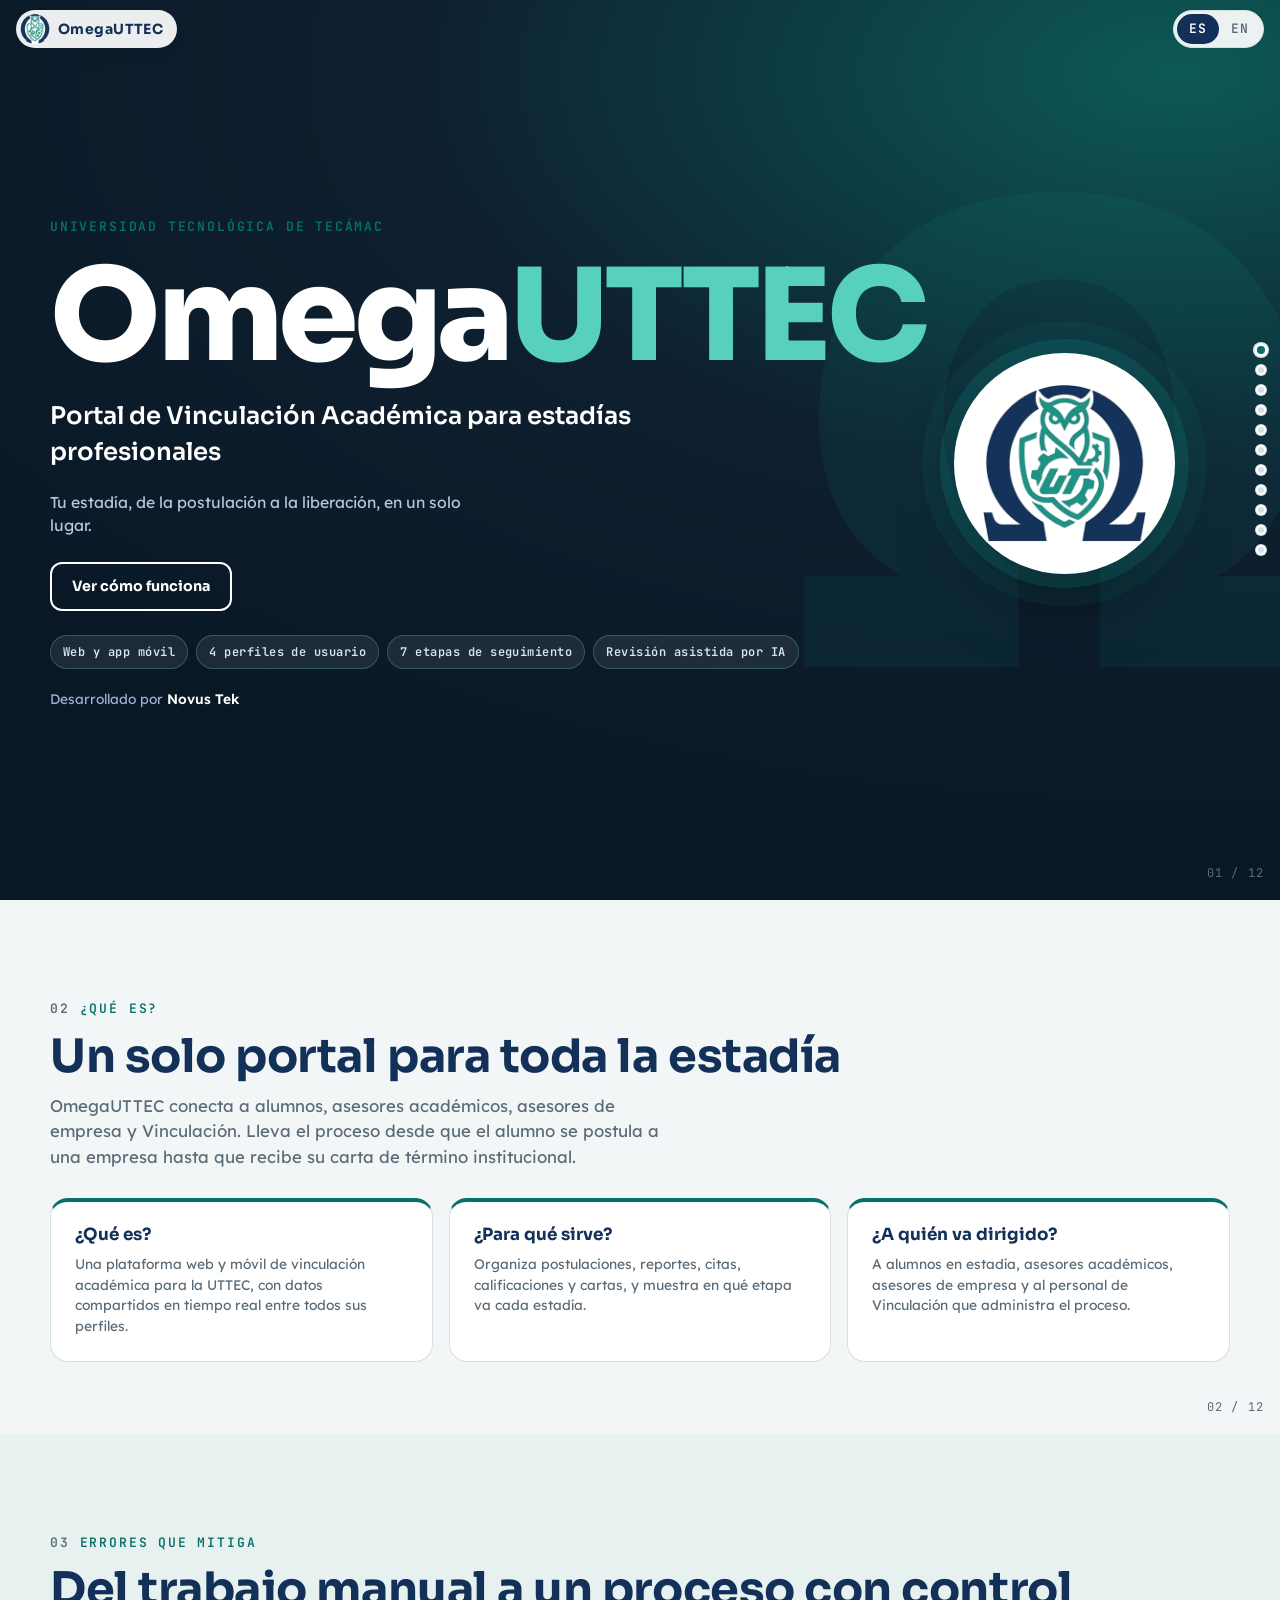
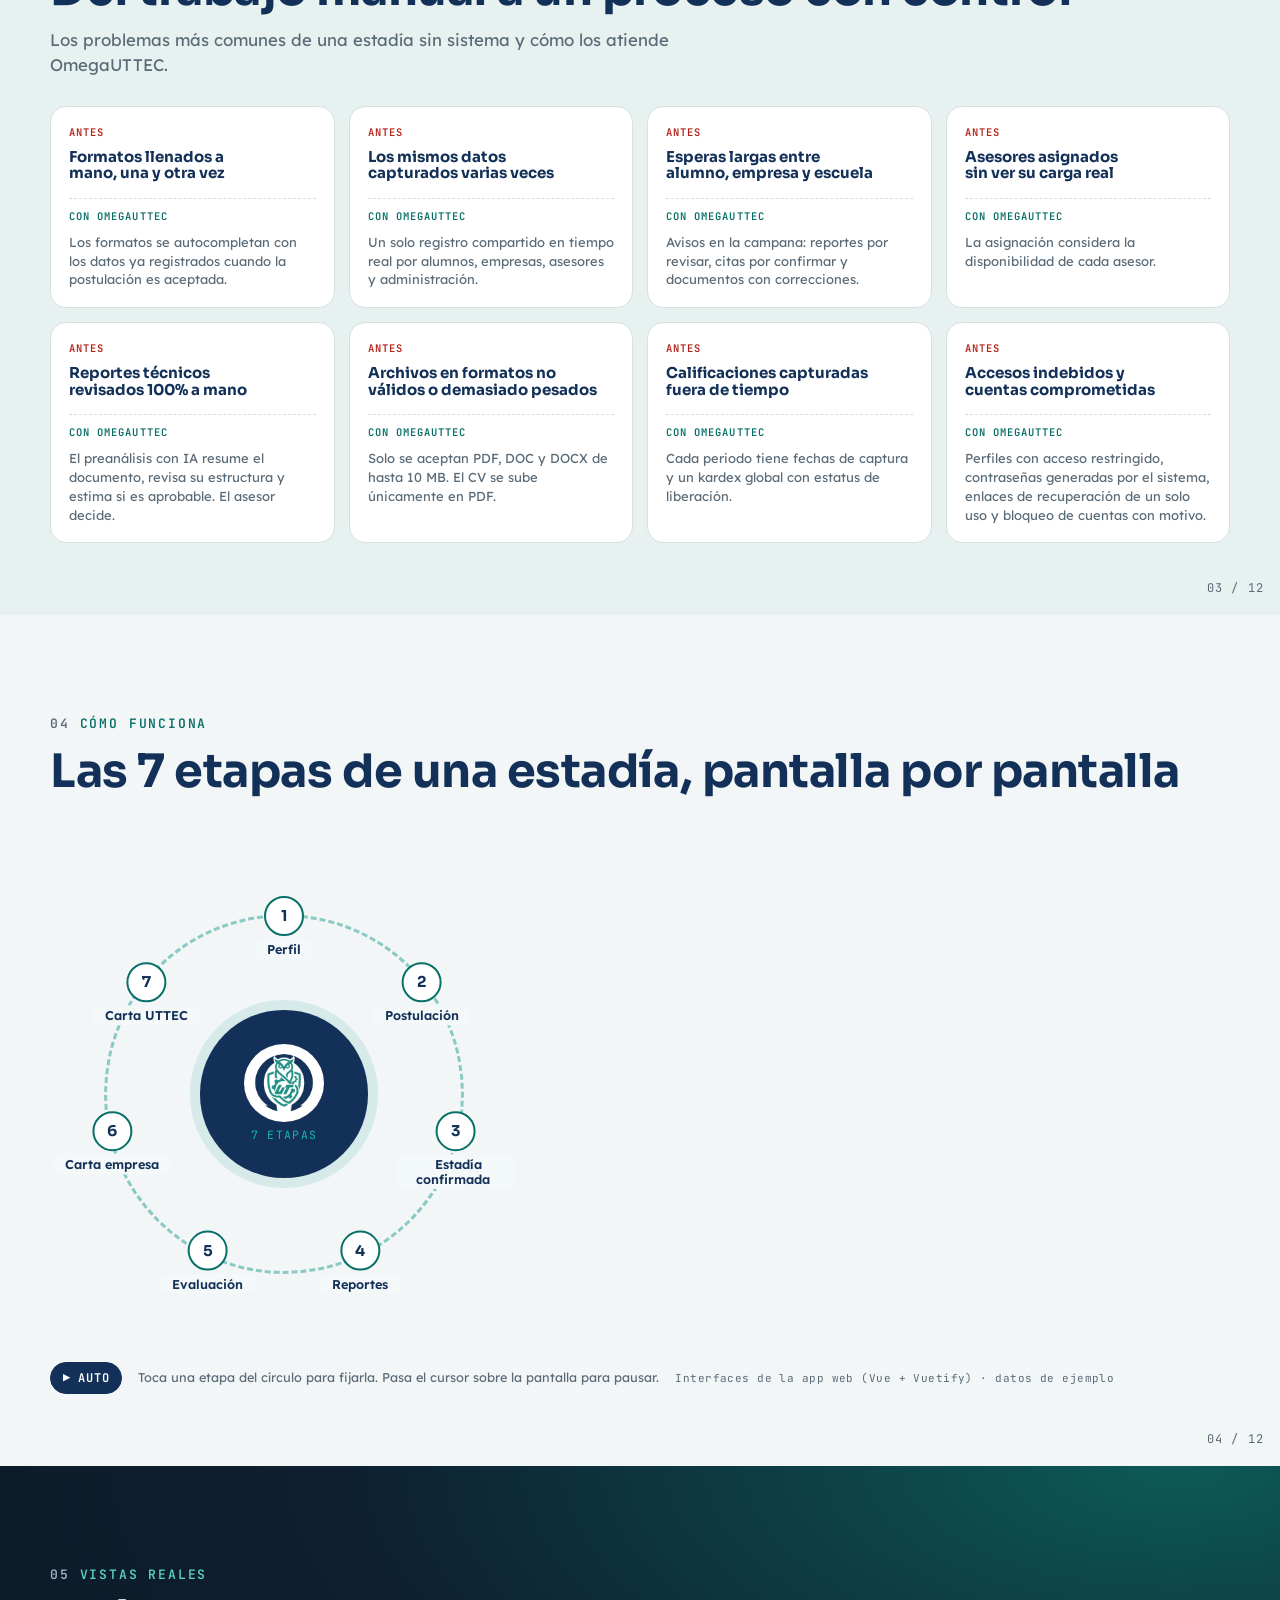
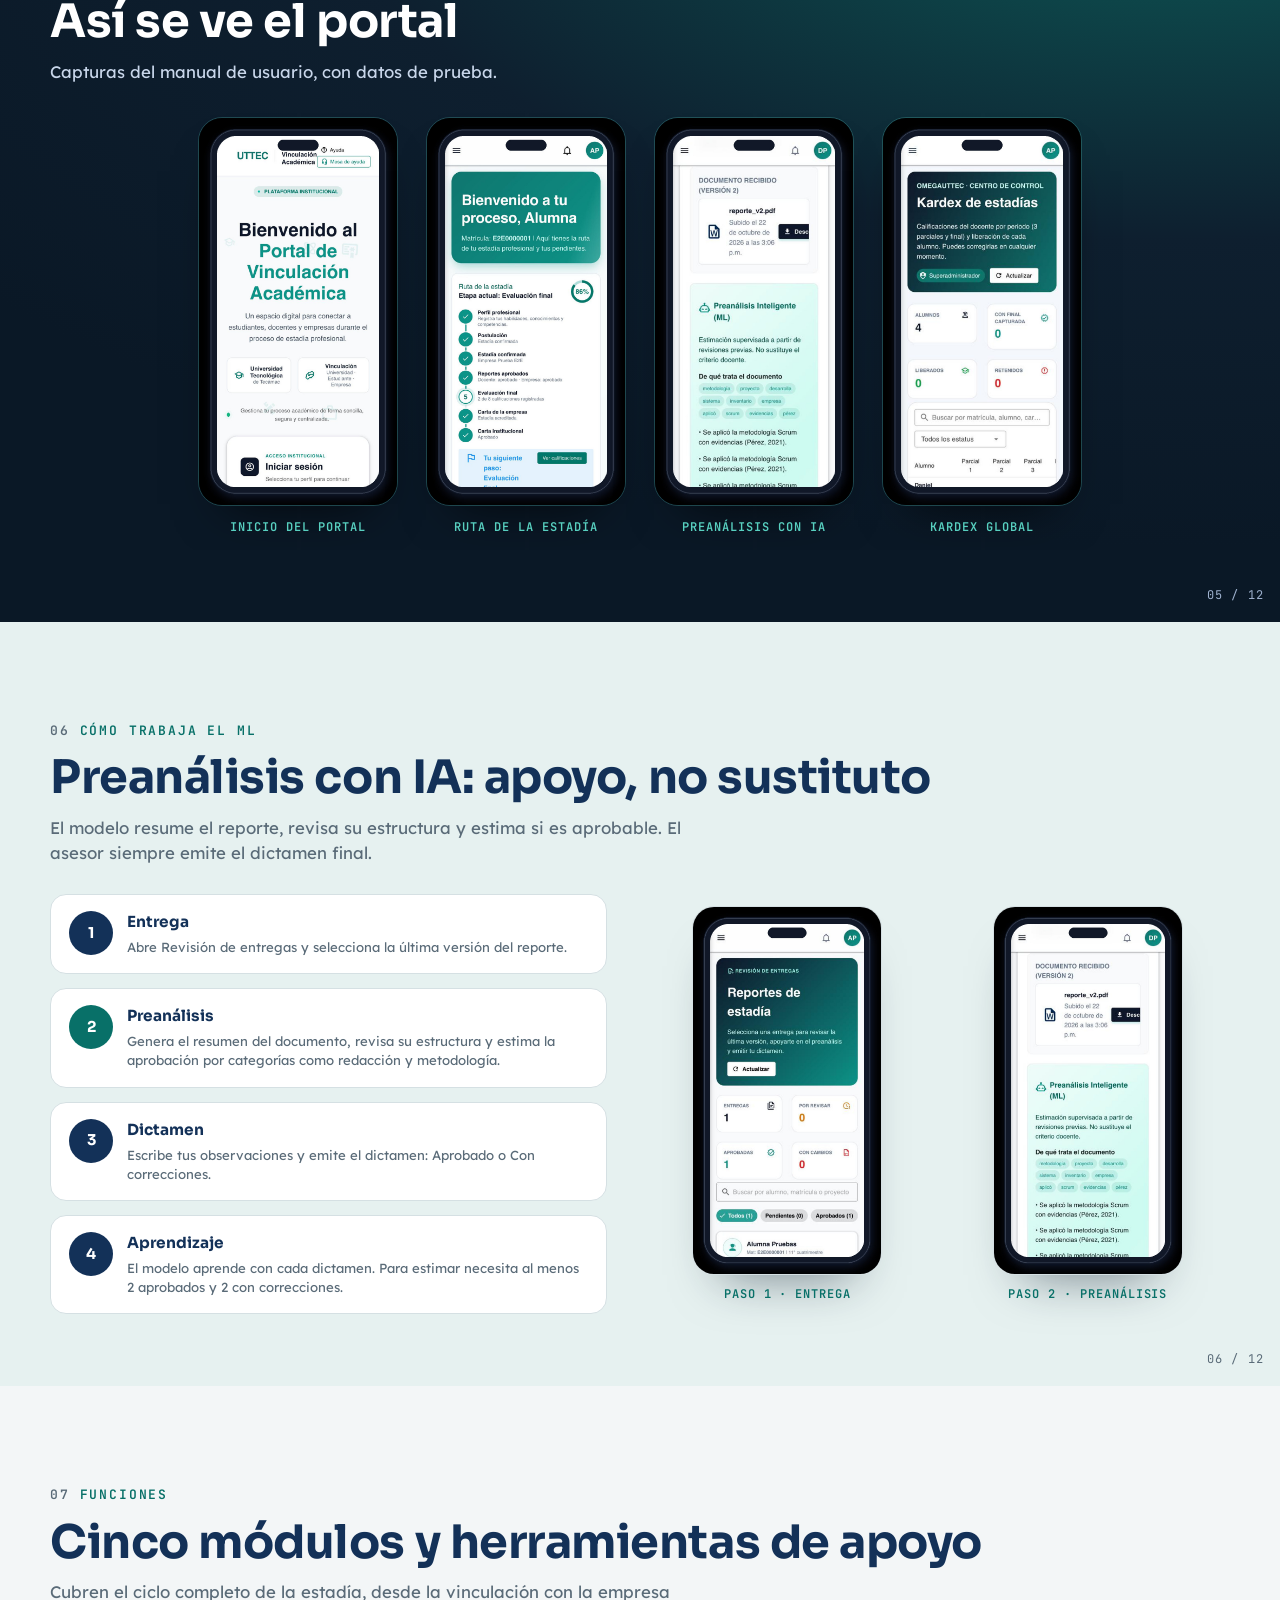
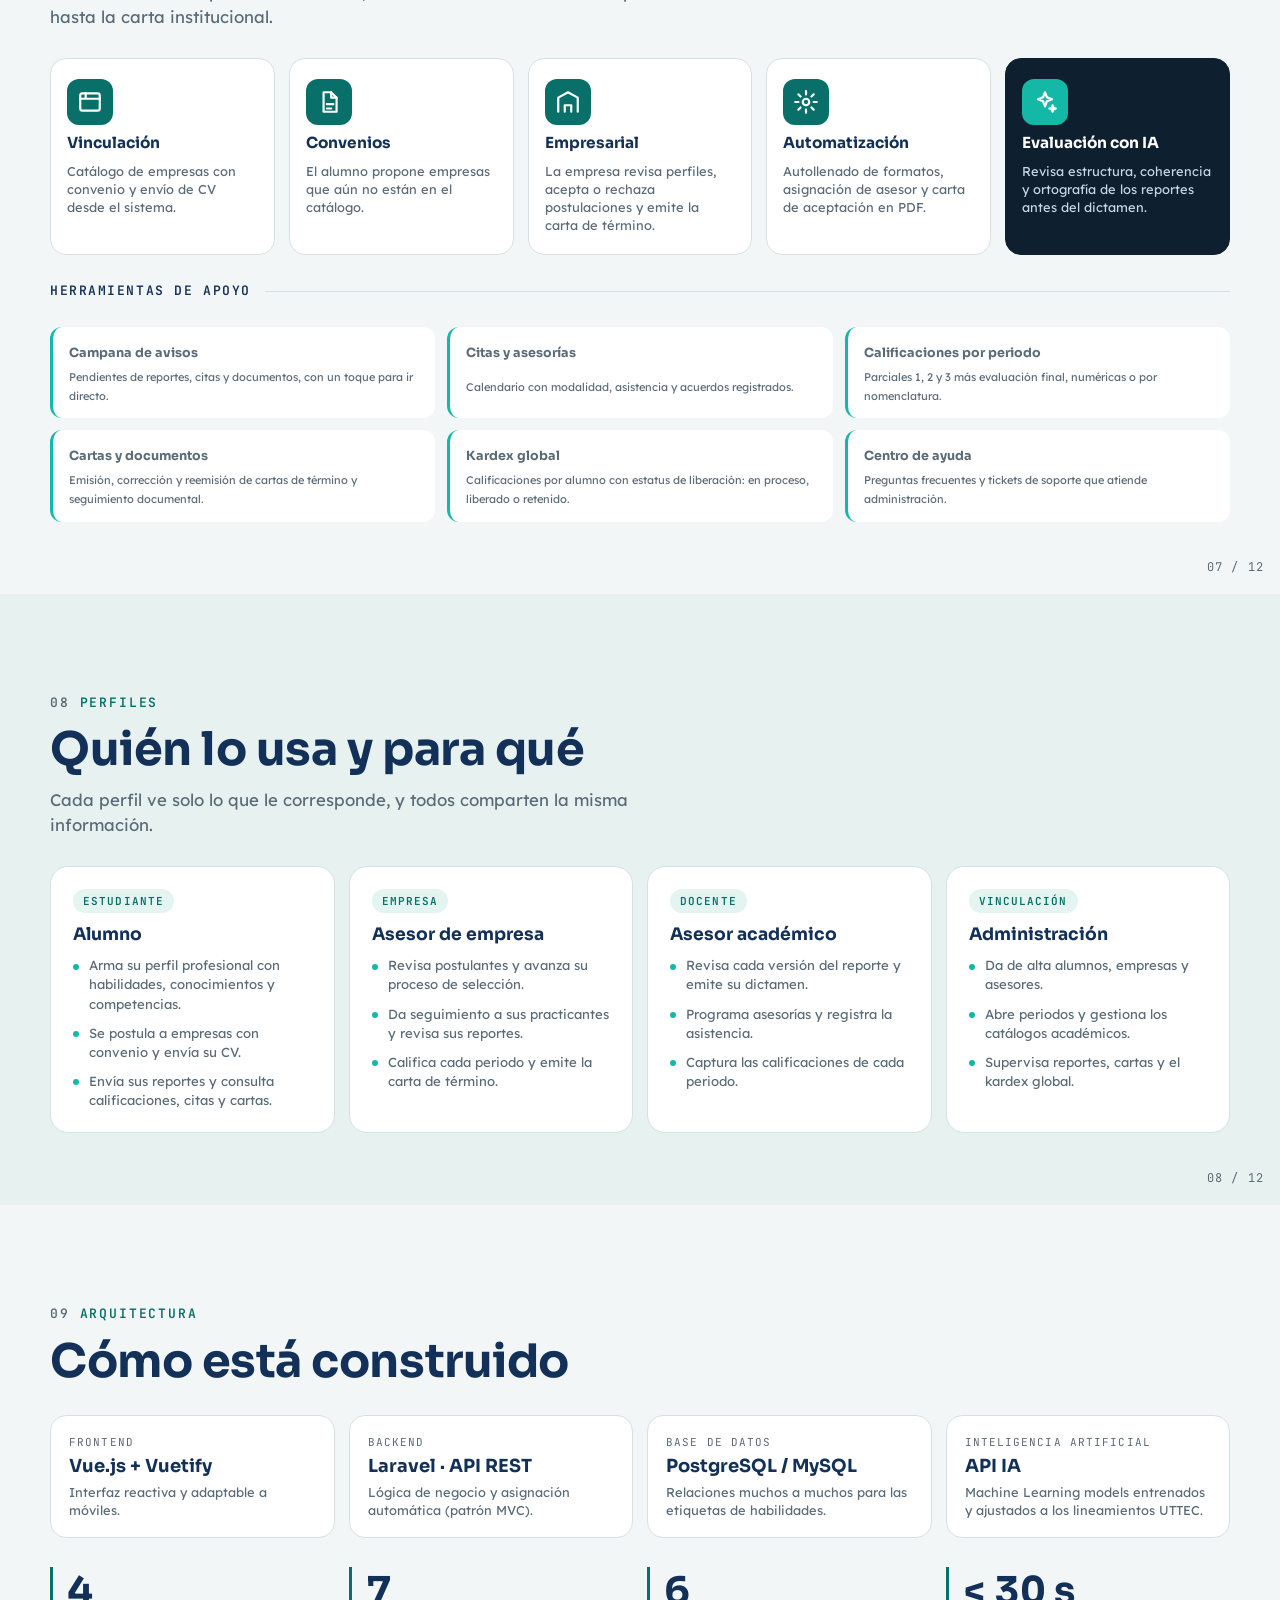
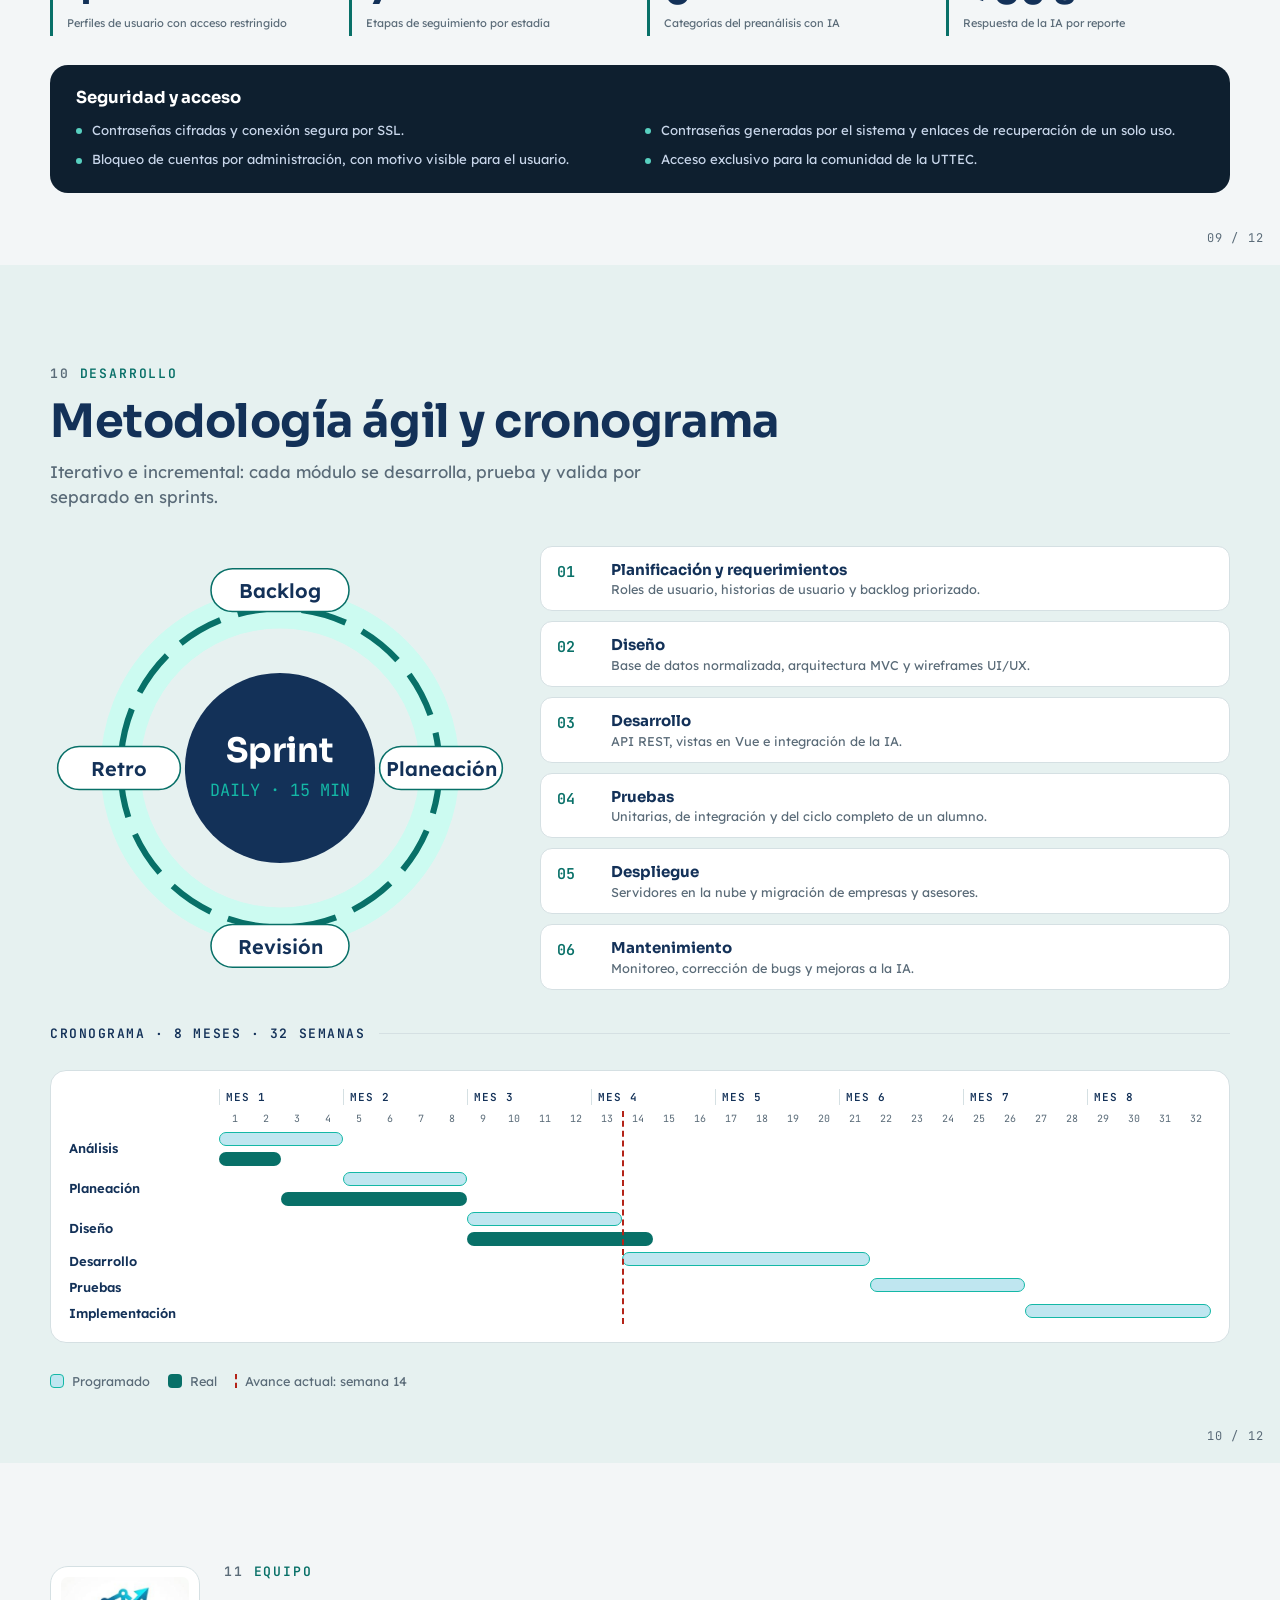
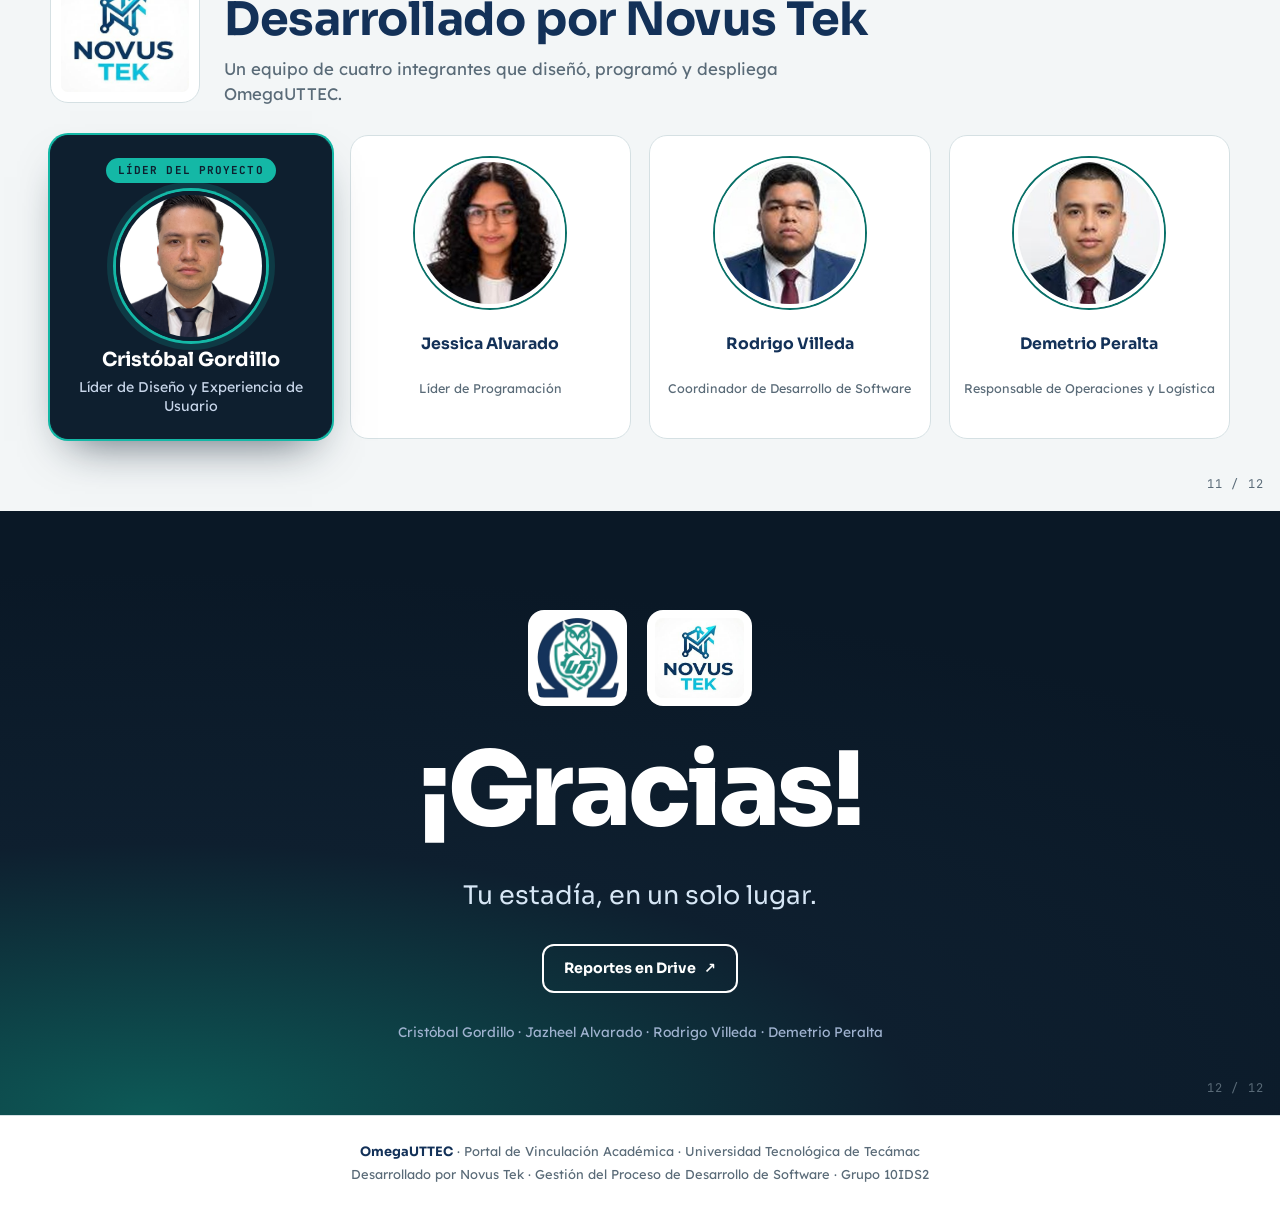
<file: index.html>
<!doctype html>
<html lang="es">
<head>
<meta charset="utf-8">
<meta name="viewport" content="width=device-width, initial-scale=1, viewport-fit=cover">
<title>OmegaUTTEC · Portal de Vinculación Académica</title>
<meta name="description" content="OmegaUTTEC: portal de vinculación académica que acompaña la estadía profesional de la UTTEC, de la postulación a la liberación.">
<meta name="theme-color" content="#0e1f2f">
<meta property="og:title" content="OmegaUTTEC · Portal de Vinculación Académica">
<meta property="og:description" content="Tu estadía profesional, de la postulación a la liberación, en un solo lugar.">
<meta property="og:type" content="website">
<link rel="icon" href="expo/img/omega-sm.png">
<link rel="preconnect" href="https://fonts.googleapis.com">
<link rel="preconnect" href="https://fonts.gstatic.com" crossorigin>
<link rel="stylesheet" href="https://fonts.googleapis.com/css2?family=Sora:wght@500;600;700;800&family=Lexend:wght@400;500;600&family=JetBrains+Mono:wght@500;600&display=swap">
<link rel="stylesheet" href="styles.css">
</head>
<body>

<!-- Cambio de idioma: solo CSS (radio + :checked) -->
<input class="lang-radio" type="radio" name="lang" id="l-es" checked aria-label="Español">
<input class="lang-radio" type="radio" name="lang" id="l-en" aria-label="English">

<div class="progress" aria-hidden="true"><span></span></div>

<header class="topbar">
  <a class="brand-mini" href="#inicio"><img src="expo/img/omega-sm.png" alt=""><span>OmegaUTTEC</span></a>
  <div class="top-right">
    <div class="lang-switch">
      <label for="l-es">ES</label>
      <label for="l-en">EN</label>
    </div>
  </div>
</header>

<nav class="dots" aria-label="Secciones">
  <a href="#inicio" title="Inicio"><span>Inicio</span></a>
  <a href="#que-es" title="Qué es"><span>Qué es</span></a>
  <a href="#errores" title="Errores que mitiga"><span>Errores</span></a>
  <a href="#flujo" title="Cómo funciona"><span>Flujo</span></a>
  <a href="#pantallas" title="Vistas reales"><span>Pantallas</span></a>
  <a href="#funciones" title="Funciones"><span>Funciones</span></a>
  <a href="#perfiles" title="Perfiles"><span>Perfiles</span></a>
  <a href="#arquitectura" title="Arquitectura"><span>Arquitectura</span></a>
  <a href="#desarrollo" title="Desarrollo"><span>Desarrollo</span></a>
  <a href="#equipo" title="Equipo"><span>Equipo</span></a>
  <a href="#cierre" title="Cierre"><span>Cierre</span></a>
</nav>

<main>

<!-- 01 · PORTADA -->
<section class="slide hero" id="inicio">
  <span class="watermark" aria-hidden="true">Ω</span>
  <div class="wrap hero-wrap">
    <div class="hero-copy">
      <p class="kicker"><span class="t" lang="es">Universidad Tecnológica de Tecámac</span><span class="t" lang="en">Universidad Tecnológica de Tecámac</span></p>
      <h1 class="wordmark">Omega<b>UTTEC</b></h1>
      <p class="hero-sub"><span class="t" lang="es">Portal de Vinculación Académica para estadías profesionales</span><span class="t" lang="en">Academic Placement Portal for professional internships</span></p>
      <p class="slogan"><span class="t" lang="es">Tu estadía, de la postulación a la liberación, en un solo lugar.</span><span class="t" lang="en">Your internship, from application to sign-off, in one place.</span></p>
      <div class="btns">
        <a class="btn" href="#flujo"><span class="t" lang="es">Ver cómo funciona</span><span class="t" lang="en">See how it works</span></a>
      </div>
      <ul class="chips" aria-label="Datos clave">
        <li><span class="t" lang="es">Web y app móvil</span><span class="t" lang="en">Web and mobile app</span></li>
        <li><span class="t" lang="es">4 perfiles de usuario</span><span class="t" lang="en">4 user profiles</span></li>
        <li><span class="t" lang="es">7 etapas de seguimiento</span><span class="t" lang="en">7 tracking stages</span></li>
        <li><span class="t" lang="es">Revisión asistida por IA</span><span class="t" lang="en">AI-assisted review</span></li>
      </ul>
      <p class="hero-credit"><span class="t" lang="es">Desarrollado por</span><span class="t" lang="en">Developed by</span> <strong>Novus Tek</strong></p>
    </div>
    <div class="hero-art">
      <div class="hero-logo"><img src="expo/img/omega.png" alt="Logo OmegaUTTEC"></div>
    </div>
  </div>
  <span class="pager">01 / 12</span>
</section>

<!-- 02 · QUÉ ES -->
<section class="slide" id="que-es">
  <div class="wrap">
    <div class="head">
      <p class="kicker"><span class="n">02</span> <span class="t" lang="es">¿Qué es?</span><span class="t" lang="en">What is it?</span></p>
      <h2 class="h2"><span class="t" lang="es">Un solo portal para toda la estadía</span><span class="t" lang="en">One portal for the entire internship</span></h2>
      <p class="lead"><span class="t" lang="es">OmegaUTTEC conecta a alumnos, asesores académicos, asesores de empresa y Vinculación. Lleva el proceso desde que el alumno se postula a una empresa hasta que recibe su carta de término institucional.</span><span class="t" lang="en">OmegaUTTEC connects students, academic advisors, company advisors and the Placement Office. It takes the process from the student’s application to a company until they receive their official completion letter.</span></p>
    </div>
    <div class="info-grid">
      <article class="info">
        <h3><span class="t" lang="es">¿Qué es?</span><span class="t" lang="en">What is it?</span></h3>
        <p><span class="t" lang="es">Una plataforma web y móvil de vinculación académica para la UTTEC, con datos compartidos en tiempo real entre todos sus perfiles.</span><span class="t" lang="en">A web and mobile academic placement platform for UTTEC, with data shared in real time across all its profiles.</span></p>
      </article>
      <article class="info">
        <h3><span class="t" lang="es">¿Para qué sirve?</span><span class="t" lang="en">What is it for?</span></h3>
        <p><span class="t" lang="es">Organiza postulaciones, reportes, citas, calificaciones y cartas, y muestra en qué etapa va cada estadía.</span><span class="t" lang="en">It organizes applications, reports, meetings, grades and letters, and shows the stage each internship is in.</span></p>
      </article>
      <article class="info">
        <h3><span class="t" lang="es">¿A quién va dirigido?</span><span class="t" lang="en">Who is it for?</span></h3>
        <p><span class="t" lang="es">A alumnos en estadía, asesores académicos, asesores de empresa y al personal de Vinculación que administra el proceso.</span><span class="t" lang="en">Students on internship, academic advisors, company advisors and the Placement Office staff who run the process.</span></p>
      </article>
    </div>
  </div>
  <span class="pager">02 / 12</span>
</section>

<!-- 03 · ERRORES QUE MITIGA -->
<section class="slide tint" id="errores">
  <div class="wrap">
    <div class="head">
      <p class="kicker"><span class="n">03</span> <span class="t" lang="es">Errores que mitiga</span><span class="t" lang="en">Errors it mitigates</span></p>
      <h2 class="h2"><span class="t" lang="es">Del trabajo manual a un proceso con control</span><span class="t" lang="en">From manual work to a controlled process</span></h2>
      <p class="lead"><span class="t" lang="es">Los problemas más comunes de una estadía sin sistema y cómo los atiende OmegaUTTEC.</span><span class="t" lang="en">The most common problems of an internship without a system, and how OmegaUTTEC handles them.</span></p>
    </div>
    <div class="err-grid">
      <article class="err">
        <span class="was"><span class="t" lang="es">Antes</span><span class="t" lang="en">Before</span></span>
        <h3><span class="t" lang="es">Formatos llenados a mano, una y otra vez</span><span class="t" lang="en">Forms filled in by hand, again and again</span></h3>
        <span class="now"><span class="t" lang="es">Con OmegaUTTEC</span><span class="t" lang="en">With OmegaUTTEC</span></span>
        <p><span class="t" lang="es">Los formatos se autocompletan con los datos ya registrados cuando la postulación es aceptada.</span><span class="t" lang="en">Forms auto-fill with the data already on file once the application is accepted.</span></p>
      </article>
      <article class="err">
        <span class="was"><span class="t" lang="es">Antes</span><span class="t" lang="en">Before</span></span>
        <h3><span class="t" lang="es">Los mismos datos capturados varias veces</span><span class="t" lang="en">The same data entered several times</span></h3>
        <span class="now"><span class="t" lang="es">Con OmegaUTTEC</span><span class="t" lang="en">With OmegaUTTEC</span></span>
        <p><span class="t" lang="es">Un solo registro compartido en tiempo real por alumnos, empresas, asesores y administración.</span><span class="t" lang="en">A single record shared in real time by students, companies, advisors and administration.</span></p>
      </article>
      <article class="err">
        <span class="was"><span class="t" lang="es">Antes</span><span class="t" lang="en">Before</span></span>
        <h3><span class="t" lang="es">Esperas largas entre alumno, empresa y escuela</span><span class="t" lang="en">Long waits between student, company and school</span></h3>
        <span class="now"><span class="t" lang="es">Con OmegaUTTEC</span><span class="t" lang="en">With OmegaUTTEC</span></span>
        <p><span class="t" lang="es">Avisos en la campana: reportes por revisar, citas por confirmar y documentos con correcciones.</span><span class="t" lang="en">Bell notifications for reports to review, meetings to confirm and documents that need corrections.</span></p>
      </article>
      <article class="err">
        <span class="was"><span class="t" lang="es">Antes</span><span class="t" lang="en">Before</span></span>
        <h3><span class="t" lang="es">Asesores asignados sin ver su carga real</span><span class="t" lang="en">Advisors assigned without seeing their real workload</span></h3>
        <span class="now"><span class="t" lang="es">Con OmegaUTTEC</span><span class="t" lang="en">With OmegaUTTEC</span></span>
        <p><span class="t" lang="es">La asignación considera la disponibilidad de cada asesor.</span><span class="t" lang="en">Assignment takes each advisor’s availability into account.</span></p>
      </article>
      <article class="err">
        <span class="was"><span class="t" lang="es">Antes</span><span class="t" lang="en">Before</span></span>
        <h3><span class="t" lang="es">Reportes técnicos revisados 100% a mano</span><span class="t" lang="en">Technical reports reviewed 100% by hand</span></h3>
        <span class="now"><span class="t" lang="es">Con OmegaUTTEC</span><span class="t" lang="en">With OmegaUTTEC</span></span>
        <p><span class="t" lang="es">El preanálisis con IA resume el documento, revisa su estructura y estima si es aprobable. El asesor decide.</span><span class="t" lang="en">The AI pre-analysis summarizes the document, checks its structure and estimates whether it is approvable. The advisor decides.</span></p>
      </article>
      <article class="err">
        <span class="was"><span class="t" lang="es">Antes</span><span class="t" lang="en">Before</span></span>
        <h3><span class="t" lang="es">Archivos en formatos no válidos o demasiado pesados</span><span class="t" lang="en">Files in invalid formats or too large</span></h3>
        <span class="now"><span class="t" lang="es">Con OmegaUTTEC</span><span class="t" lang="en">With OmegaUTTEC</span></span>
        <p><span class="t" lang="es">Solo se aceptan PDF, DOC y DOCX de hasta 10 MB. El CV se sube únicamente en PDF.</span><span class="t" lang="en">Only PDF, DOC and DOCX files up to 10 MB are accepted. CVs are uploaded as PDF only.</span></p>
      </article>
      <article class="err">
        <span class="was"><span class="t" lang="es">Antes</span><span class="t" lang="en">Before</span></span>
        <h3><span class="t" lang="es">Calificaciones capturadas fuera de tiempo</span><span class="t" lang="en">Grades entered outside the allowed window</span></h3>
        <span class="now"><span class="t" lang="es">Con OmegaUTTEC</span><span class="t" lang="en">With OmegaUTTEC</span></span>
        <p><span class="t" lang="es">Cada periodo tiene fechas de captura y un kardex global con estatus de liberación.</span><span class="t" lang="en">Each period has capture dates and a global transcript with a release status.</span></p>
      </article>
      <article class="err">
        <span class="was"><span class="t" lang="es">Antes</span><span class="t" lang="en">Before</span></span>
        <h3><span class="t" lang="es">Accesos indebidos y cuentas comprometidas</span><span class="t" lang="en">Unauthorized access and compromised accounts</span></h3>
        <span class="now"><span class="t" lang="es">Con OmegaUTTEC</span><span class="t" lang="en">With OmegaUTTEC</span></span>
        <p><span class="t" lang="es">Perfiles con acceso restringido, contraseñas generadas por el sistema, enlaces de recuperación de un solo uso y bloqueo de cuentas con motivo.</span><span class="t" lang="en">Profiles with restricted access, system-generated passwords, single-use recovery links and account locks with a stated reason.</span></p>
      </article>
    </div>
  </div>
  <span class="pager">03 / 12</span>
</section>

<!-- 04 · CÓMO FUNCIONA (ruleta de 7 etapas con pantallas reales recreadas) -->
<section class="slide" id="flujo">
  <div class="wrap">
    <div class="head">
      <p class="kicker"><span class="n">04</span> <span class="t" lang="es">Cómo funciona</span><span class="t" lang="en">How it works</span></p>
      <h2 class="h2"><span class="t" lang="es">Las 7 etapas de una estadía, pantalla por pantalla</span><span class="t" lang="en">The 7 stages of an internship, screen by screen</span></h2>
    </div>
        <div class="cycle-wrap" style="display:contents">
    <input class="cyc-radio" type="radio" name="etapa" id="e0" checked aria-label="Reproducción automática"><input class="cyc-radio" type="radio" name="etapa" id="e1" aria-label="Etapa 1"><input class="cyc-radio" type="radio" name="etapa" id="e2" aria-label="Etapa 2"><input class="cyc-radio" type="radio" name="etapa" id="e3" aria-label="Etapa 3"><input class="cyc-radio" type="radio" name="etapa" id="e4" aria-label="Etapa 4"><input class="cyc-radio" type="radio" name="etapa" id="e5" aria-label="Etapa 5"><input class="cyc-radio" type="radio" name="etapa" id="e6" aria-label="Etapa 6"><input class="cyc-radio" type="radio" name="etapa" id="e7" aria-label="Etapa 7">
    <div class="cycle-area">
      <div class="cycle-layout">
        <div class="ring">
          <div class="ring-track"></div>
          <div class="ring-core"><div><img src="expo/img/omega.png" alt="OmegaUTTEC"><small><span class="t" lang="es">7 ETAPAS</span><span class="t" lang="en">7 STAGES</span></small></div></div>
          <label class="node" for="e1" style="--k:0"><b>1</b><span><span class="t" lang="es">Perfil</span><span class="t" lang="en">Profile</span></span></label><label class="node" for="e2" style="--k:1"><b>2</b><span><span class="t" lang="es">Postulación</span><span class="t" lang="en">Application</span></span></label><label class="node" for="e3" style="--k:2"><b>3</b><span><span class="t" lang="es">Estadía confirmada</span><span class="t" lang="en">Confirmed</span></span></label><label class="node" for="e4" style="--k:3"><b>4</b><span><span class="t" lang="es">Reportes</span><span class="t" lang="en">Reports</span></span></label><label class="node" for="e5" style="--k:4"><b>5</b><span><span class="t" lang="es">Evaluación</span><span class="t" lang="en">Evaluation</span></span></label><label class="node" for="e6" style="--k:5"><b>6</b><span><span class="t" lang="es">Carta empresa</span><span class="t" lang="en">Company letter</span></span></label><label class="node" for="e7" style="--k:6"><b>7</b><span><span class="t" lang="es">Carta UTTEC</span><span class="t" lang="en">UTTEC letter</span></span></label>
        </div>
        <div class="screens-col">
          <div class="stack-area">
            <div class="screen" data-k="1" style="--k:1">
  <div class="browser"><div class="browser-bar"><i></i><i></i><i></i><span class="url">omegauttec.mx/alumno/perfil</span></div>
  <div class="ui"><aside class="ui-side"><div class="ui-brand"><img src="expo/img/omega-sm.png" alt=""><div><b>OmegaUTTEC</b><small>Portal de Estadía</small></div></div><div class="ui-item">Panel Principal</div><div class="ui-sub">Mi progreso</div><div class="ui-item">Mis Calificaciones</div><div class="ui-item">Seguimiento Documental</div><div class="ui-item">Reportes de Estadía</div><div class="ui-sub">Vinculación</div><div class="ui-item">Catálogo de Empresas</div><div class="ui-item">Mis Citas</div><div class="ui-item">Cartas de Término</div><div class="ui-sub">Personal</div><div class="ui-item on">Mi Perfil</div></aside><div class="ui-main"><div class="ui-card plain"><span class="ui-over">Perfil profesional</span><span class="ui-h">Mis Habilidades y Conocimientos</span><span class="ui-mut">Estructura tu perfil priorizando lo que mejor dominas.</span></div>
<div class="ui-grid2">
<div class="ui-card plain"><span class="ui-over">01 · Habilidades técnicas</span>
<div class="ui-skill"><span class="ui-num">1</span><span>Vue.js</span><em>▲▼</em></div>
<div class="ui-skill"><span class="ui-num">2</span><span>Laravel</span><em>▲▼</em></div>
<div class="ui-skill"><span class="ui-num">3</span><span>PostgreSQL</span><em>▲▼</em></div>
<div class="ui-add">+ Agregar habilidad</div></div>
<div class="ui-card plain"><span class="ui-over">02 · Conocimientos</span>
<div class="ui-skill"><span class="ui-num">1</span><span>Scrum</span><em>▲▼</em></div>
<div class="ui-skill"><span class="ui-num">2</span><span>API REST</span><em>▲▼</em></div>
<span class="ui-over" style="margin-top:4px">03 · Competencias</span>
<div class="ui-skill"><span class="ui-num">1</span><span>Trabajo en equipo</span><em>▲▼</em></div></div>
</div></div></div></div>
  <div class="cap"><span class="who"><span class="t" lang="es">Etapa 1 · Alumno</span><span class="t" lang="en">Stage 1 · Student</span></span><h3><span class="t" lang="es">Perfil profesional</span><span class="t" lang="en">Professional profile</span></h3><p><span class="t" lang="es">El alumno registra y ordena por prioridad sus habilidades, conocimientos y competencias.</span><span class="t" lang="en">Students record and rank their skills, knowledge and soft skills by priority.</span></p></div>
</div><div class="screen" data-k="2" style="--k:2">
  <div class="browser"><div class="browser-bar"><i></i><i></i><i></i><span class="url">omegauttec.mx/alumno/empresas</span></div>
  <div class="ui"><aside class="ui-side"><div class="ui-brand"><img src="expo/img/omega-sm.png" alt=""><div><b>OmegaUTTEC</b><small>Portal de Estadía</small></div></div><div class="ui-item">Panel Principal</div><div class="ui-sub">Mi progreso</div><div class="ui-item">Mis Calificaciones</div><div class="ui-item">Seguimiento Documental</div><div class="ui-item">Reportes de Estadía</div><div class="ui-sub">Vinculación</div><div class="ui-item on">Catálogo de Empresas</div><div class="ui-item">Mis Citas</div><div class="ui-item">Cartas de Término</div><div class="ui-sub">Personal</div><div class="ui-item">Mi Perfil</div></aside><div class="ui-main"><div class="ui-banner"><div><h4>Catálogo de empresas</h4><p>Explora las empresas vinculadas, registra tu interés y da seguimiento a tu postulación.</p></div></div>
<div class="ui-field">⌕ Buscar empresa...</div>
<div class="ui-grid3">
<div class="ui-card plain"><div class="ui-row"><span class="ui-av">DN</span><span class="ui-chip warn">Interés registrado</span></div><span class="ui-h">Datanova Soluciones</span><span class="ui-mut">Desarrollo de software a la medida para logística.</span><span class="ui-btn tonal">Ver perfil</span></div>
<div class="ui-card plain"><div class="ui-row"><span class="ui-av">GT</span><span class="ui-chip solid">Convenio activo</span></div><span class="ui-h">Grupo Tecámac TI</span><span class="ui-mut">Soporte e infraestructura en la nube.</span><span class="ui-btn tonal">Ver perfil</span></div>
<div class="ui-card plain"><div class="ui-row"><span class="ui-av">MV</span><span class="ui-chip solid">Convenio activo</span></div><span class="ui-h">Mexvía Digital</span><span class="ui-mut">Aplicaciones móviles y comercio electrónico.</span><span class="ui-btn tonal">Ver perfil</span></div>
</div></div></div></div>
  <div class="cap"><span class="who"><span class="t" lang="es">Etapa 2 · Alumno</span><span class="t" lang="en">Stage 2 · Student</span></span><h3><span class="t" lang="es">Postulación</span><span class="t" lang="en">Application</span></h3><p><span class="t" lang="es">Elige una empresa con convenio vigente y envía su CV desde el catálogo.</span><span class="t" lang="en">Students pick a partner company and send their CV from the catalog.</span></p></div>
</div><div class="screen" data-k="3" style="--k:3">
  <div class="browser"><div class="browser-bar"><i></i><i></i><i></i><span class="url">omegauttec.mx/empresa/postulaciones</span></div>
  <div class="ui"><aside class="ui-side"><div class="ui-brand"><img src="expo/img/omega-sm.png" alt=""><div><b>OmegaUTTEC</b><small>Portal Empresa</small></div></div><div class="ui-item">Panel de Control</div><div class="ui-sub">Gestión empresarial</div><div class="ui-item">Revisión de Reportes</div><div class="ui-item">Alumnos Asignados</div><div class="ui-item">Subir Calificaciones</div><div class="ui-item">Cartas de Término</div><div class="ui-sub">Vinculación</div><div class="ui-item on">Alumnos Postulados</div></aside><div class="ui-main"><div class="ui-banner"><div><h4>Postulaciones de alumnos</h4><p>Consulta las habilidades, descarga el CV y actualiza el proceso de selección.</p></div><span class="pill">4 interesados</span></div>
<div class="ui-card plain"><div class="ui-row"><span class="ui-av">VR</span><div style="flex:1;min-width:0"><span class="ui-h">Valeria Ríos Cruz</span><div class="ui-mut">1322100873 · Ing. en Desarrollo y Gestión de Software</div></div><span class="ui-chip solid">Aceptado</span></div>
<div class="ui-row" style="flex-wrap:wrap"><span class="ui-chip">Vue.js</span><span class="ui-chip">Laravel</span><span class="ui-chip">PostgreSQL</span><span class="ui-chip">Scrum</span></div>
<div class="ui-row"><span class="ui-btn tonal">Descargar CV</span><span class="ui-mut">Interés recibido 02 sep 2026</span></div></div>
<div class="ui-card plain"><div class="ui-row"><span class="ui-av">LM</span><div style="flex:1"><span class="ui-h">Luis Mora Pérez</span><div class="ui-mut">1322100914 · Ing. en Redes Inteligentes</div></div><span class="ui-chip info">Entrevista</span></div></div></div></div></div>
  <div class="cap"><span class="who"><span class="t" lang="es">Etapa 3 · Empresa → Alumno</span><span class="t" lang="en">Stage 3 · Company → Student</span></span><h3><span class="t" lang="es">Estadía confirmada</span><span class="t" lang="en">Internship confirmed</span></h3><p><span class="t" lang="es">La empresa revisa habilidades y CV y acepta al alumno. Él confirma y el sistema llena sus formatos.</span><span class="t" lang="en">The company reviews skills and CV and accepts the student, who confirms; the system fills in the forms.</span></p></div>
</div><div class="screen" data-k="4" style="--k:4">
  <div class="browser"><div class="browser-bar"><i></i><i></i><i></i><span class="url">omegauttec.mx/docente/revision-reportes</span></div>
  <div class="ui"><aside class="ui-side"><div class="ui-brand"><img src="expo/img/omega-sm.png" alt=""><div><b>OmegaUTTEC</b><small>Portal Docente</small></div></div><div class="ui-item">Panel de Control</div><div class="ui-sub">Gestión académica</div><div class="ui-item">Mis Alumnos</div><div class="ui-item on">Revisión de Reportes</div><div class="ui-item">Evaluaciones</div><div class="ui-sub">Vinculación</div><div class="ui-item">Empresas Vinculadas</div><div class="ui-item">Calendario de Citas</div></aside><div class="ui-main"><div class="ui-card plain"><div class="ui-row"><div style="flex:1"><span class="ui-over">Expediente de estadía</span><span class="ui-h" style="display:block">Valeria Ríos Cruz</span><span class="ui-mut">Matrícula 1322100873 · Versión 2 · reporte_estadia.docx</span></div><span class="ui-chip warn">En revisión</span></div></div>
<div class="ui-card"><div class="ui-row"><span class="ui-h" style="color:#0f766e;flex:1">Preanálisis Inteligente (ML)</span><span class="ui-chip info">Modelo: confianza alta</span></div>
<div class="ui-row" style="align-items:flex-start;gap:12px"><span class="ui-score" style="--v:86"><b>86</b></span>
<div class="ui-grid2" style="flex:1"><span class="ui-check">Estructura</span><span class="ui-check">Redacción</span><span class="ui-check">Metodología</span><span class="ui-check">Coherencia</span><span class="ui-check w">Formato: márgenes</span><span class="ui-check">Contenido técnico</span></div></div></div>
<div class="ui-row"><span class="ui-btn">Aprobar reporte</span><span class="ui-btn tonal">Enviar observaciones</span></div></div></div></div>
  <div class="cap"><span class="who"><span class="t" lang="es">Etapa 4 · Asesores + IA</span><span class="t" lang="en">Stage 4 · Advisors + AI</span></span><h3><span class="t" lang="es">Reportes aprobados</span><span class="t" lang="en">Reports approved</span></h3><p><span class="t" lang="es">El modelo de ML preanaliza el reporte en 6 categorías y aprende con cada dictamen del asesor.</span><span class="t" lang="en">The ML model pre-reviews the report across 6 categories and learns from every advisor decision.</span></p></div>
</div><div class="screen" data-k="5" style="--k:5">
  <div class="browser"><div class="browser-bar"><i></i><i></i><i></i><span class="url">omegauttec.mx/alumno/calificaciones</span></div>
  <div class="ui"><aside class="ui-side"><div class="ui-brand"><img src="expo/img/omega-sm.png" alt=""><div><b>OmegaUTTEC</b><small>Portal de Estadía</small></div></div><div class="ui-item">Panel Principal</div><div class="ui-sub">Mi progreso</div><div class="ui-item on">Mis Calificaciones</div><div class="ui-item">Seguimiento Documental</div><div class="ui-item">Reportes de Estadía</div><div class="ui-sub">Vinculación</div><div class="ui-item">Catálogo de Empresas</div><div class="ui-item">Mis Citas</div><div class="ui-item">Cartas de Término</div><div class="ui-sub">Personal</div><div class="ui-item">Mi Perfil</div></aside><div class="ui-main"><div class="ui-banner"><div><h4>Mis calificaciones</h4><p>Tus asesores registran tus calificaciones por periodo.</p></div><span class="pill">8 de 8</span></div>
<div class="ui-table">
<span class="th">Periodo</span><span class="th">Asesor académico</span><span class="th">Asesor empresarial</span>
<span>Periodo 1</span><span class="g">9.5</span><span class="g">9.0</span>
<span>Periodo 2</span><span class="g">9.0</span><span class="g">9.5</span>
<span>Periodo 3</span><span class="g">10</span><span class="g">9.5</span>
<span>Periodo 4 · Final</span><span class="g">9.5</span><span class="g">10</span>
</div></div></div></div>
  <div class="cap"><span class="who"><span class="t" lang="es">Etapa 5 · Asesores</span><span class="t" lang="en">Stage 5 · Advisors</span></span><h3><span class="t" lang="es">Evaluación final</span><span class="t" lang="en">Final evaluation</span></h3><p><span class="t" lang="es">Asesor académico y asesor empresarial califican cada periodo desde su propio portal.</span><span class="t" lang="en">The academic and company advisors grade each period from their own portal.</span></p></div>
</div><div class="screen" data-k="6" style="--k:6">
  <div class="browser"><div class="browser-bar"><i></i><i></i><i></i><span class="url">omegauttec.mx/empresa/cartas-termino</span></div>
  <div class="ui"><aside class="ui-side"><div class="ui-brand"><img src="expo/img/omega-sm.png" alt=""><div><b>OmegaUTTEC</b><small>Portal Empresa</small></div></div><div class="ui-item">Panel de Control</div><div class="ui-sub">Gestión empresarial</div><div class="ui-item">Revisión de Reportes</div><div class="ui-item">Alumnos Asignados</div><div class="ui-item">Subir Calificaciones</div><div class="ui-item on">Cartas de Término</div><div class="ui-sub">Vinculación</div><div class="ui-item">Alumnos Postulados</div></aside><div class="ui-main"><div class="ui-banner"><div><h4>Cartas de término</h4><p>Emite la carta del alumno al concluir su estadía.</p></div></div>
<div class="ui-card plain"><div class="ui-row"><span class="ui-av" style="background:#16a34a;color:#fff">✓</span><div style="flex:1"><span class="ui-h">Valeria Ríos Cruz</span><div class="ui-mut">Datanova Soluciones · Sep–Dic 2026 · Emitida el 11 dic 2026</div></div><span class="ui-chip ok">Estadía acreditada</span></div>
<div class="ui-grid3" style="margin-top:4px"><div><div class="ui-mut">Proyecto</div><b>Portal de inventarios</b></div><div><div class="ui-mut">Horas</div><b>600 h</b></div><div><div class="ui-mut">Asesor empresarial</div><b>Ing. Daniel Soto</b></div></div>
<div class="ui-row"><span class="ui-btn">Emitir carta</span><span class="ui-btn tonal">Ver PDF</span></div></div></div></div></div>
  <div class="cap"><span class="who"><span class="t" lang="es">Etapa 6 · Empresa</span><span class="t" lang="en">Stage 6 · Company</span></span><h3><span class="t" lang="es">Carta de la empresa</span><span class="t" lang="en">Company letter</span></h3><p><span class="t" lang="es">La empresa emite la carta de término. El alumno puede pedir correcciones si algún dato está mal.</span><span class="t" lang="en">The company issues the completion letter; students can request corrections if any detail is wrong.</span></p></div>
</div><div class="screen" data-k="7" style="--k:7">
  <div class="browser"><div class="browser-bar"><i></i><i></i><i></i><span class="url">omegauttec.mx/alumno/dashboard</span></div>
  <div class="ui"><aside class="ui-side"><div class="ui-brand"><img src="expo/img/omega-sm.png" alt=""><div><b>OmegaUTTEC</b><small>Portal de Estadía</small></div></div><div class="ui-item on">Panel Principal</div><div class="ui-sub">Mi progreso</div><div class="ui-item">Mis Calificaciones</div><div class="ui-item">Seguimiento Documental</div><div class="ui-item">Reportes de Estadía</div><div class="ui-sub">Vinculación</div><div class="ui-item">Catálogo de Empresas</div><div class="ui-item">Mis Citas</div><div class="ui-item">Cartas de Término</div><div class="ui-sub">Personal</div><div class="ui-item">Mi Perfil</div></aside><div class="ui-main"><div class="ui-banner"><div><h4>Bienvenido a tu proceso, Valeria</h4><p>Matrícula: 1322100873 | Aquí tienes la ruta de tu estadía profesional y tus pendientes.</p></div></div>
<div class="ui-card plain"><div class="ui-row"><div style="flex:1"><span class="ui-over">Ruta de la estadía</span><span class="ui-h" style="display:block">Proceso de estadía concluido</span></div><span class="ui-ring"><b>100%</b></span></div>
<div class="ui-steps"><div><i>✓</i>Perfil</div><div><i>✓</i>Postulación</div><div><i>✓</i>Estadía</div><div><i>✓</i>Reportes</div><div><i>✓</i>Evaluación</div><div><i>✓</i>Carta empresa</div><div><i>✓</i>Carta UTTEC</div></div></div>
<div class="ui-card plain"><div class="ui-row"><span class="ui-h" style="flex:1">Documentos oficiales</span><span class="ui-chip">Oficial UTTEC</span></div>
<div class="ui-row"><span style="flex:1"><b>Carta de término institucional</b><div class="ui-mut">Autorizada por Vinculación</div></span><span class="ui-chip ok">Aprobado</span><span class="ui-btn tonal">↓</span></div></div></div></div></div>
  <div class="cap"><span class="who"><span class="t" lang="es">Etapa 7 · Vinculación</span><span class="t" lang="en">Stage 7 · Placement Office</span></span><h3><span class="t" lang="es">Carta institucional</span><span class="t" lang="en">Official university letter</span></h3><p><span class="t" lang="es">Vinculación autoriza la carta oficial. La ruta llega al 100%: el final del ciclo, la Ω.</span><span class="t" lang="en">The Placement Office authorizes the official letter. The path reaches 100%: the end of the cycle, the Ω.</span></p></div>
</div>
          </div>
        </div>
      </div>
      <div class="cyc-controls">
        <label for="e0">▶ AUTO</label>
        <span><span class="t" lang="es">Toca una etapa del círculo para fijarla. Pasa el cursor sobre la pantalla para pausar.</span><span class="t" lang="en">Tap a stage on the circle to pin it. Hover over the screen to pause.</span></span>
        <span class="demo-note"><span class="t" lang="es">Interfaces de la app web (Vue + Vuetify) · datos de ejemplo</span><span class="t" lang="en">Web app interfaces (Vue + Vuetify) · sample data</span></span>
      </div>
    </div>
    </div>
  </div>
  <span class="pager">04 / 12</span>
</section>

<!-- 05 · VISTAS REALES (capturas del manual de usuario) -->
<section class="slide dark" id="pantallas">
  <div class="wrap">
    <div class="head">
      <p class="kicker"><span class="n">05</span> <span class="t" lang="es">Vistas reales</span><span class="t" lang="en">Real screens</span></p>
      <h2 class="h2"><span class="t" lang="es">Así se ve el portal</span><span class="t" lang="en">This is what the portal looks like</span></h2>
      <p class="lead"><span class="t" lang="es">Capturas del manual de usuario, con datos de prueba.</span><span class="t" lang="en">Screenshots from the user manual, with test data.</span></p>
    </div>
    <div class="shots">
      <figure class="shot">
        <img src="expo/img/app-bienvenida.jpg" alt="Pantalla de bienvenida del portal" loading="lazy">
        <figcaption><span class="t" lang="es">Inicio del portal</span><span class="t" lang="en">Portal home</span></figcaption>
      </figure>
      <figure class="shot">
        <img src="expo/img/app-ruta.jpg" alt="Ruta de la estadía con sus 7 etapas y el avance del alumno" loading="lazy">
        <figcaption><span class="t" lang="es">Ruta de la estadía</span><span class="t" lang="en">Internship route</span></figcaption>
      </figure>
      <figure class="shot">
        <img src="expo/img/app-preanalisis.jpg" alt="Preanálisis con IA de un reporte de estadía" loading="lazy">
        <figcaption><span class="t" lang="es">Preanálisis con IA</span><span class="t" lang="en">AI pre-analysis</span></figcaption>
      </figure>
      <figure class="shot">
        <img src="expo/img/app-kardex.jpg" alt="Kardex global de estadías con estatus de liberación" loading="lazy">
        <figcaption><span class="t" lang="es">Kardex global</span><span class="t" lang="en">Global transcript</span></figcaption>
      </figure>
    </div>
  </div>
  <span class="pager">05 / 12</span>
</section>

<!-- 06 · CÓMO TRABAJA EL ML -->
<section class="slide tint" id="ml">
  <div class="wrap">
    <div class="head">
      <p class="kicker"><span class="n">06</span> <span class="t" lang="es">Cómo trabaja el ML</span><span class="t" lang="en">How the ML works</span></p>
      <h2 class="h2"><span class="t" lang="es">Preanálisis con IA: apoyo, no sustituto</span><span class="t" lang="en">AI pre-analysis: support, not a replacement</span></h2>
      <p class="lead"><span class="t" lang="es">El modelo resume el reporte, revisa su estructura y estima si es aprobable. El asesor siempre emite el dictamen final.</span><span class="t" lang="en">The model summarizes the report, checks its structure and estimates whether it is approvable. The advisor always issues the final decision.</span></p>
    </div>
    <div class="ml-grid">
      <ol class="ml-steps">
        <li><span class="ml-num">1</span><div><b><span class="t" lang="es">Entrega</span><span class="t" lang="en">Delivery</span></b><p><span class="t" lang="es">Abre Revisión de entregas y selecciona la última versión del reporte.</span><span class="t" lang="en">Open delivery review and select the latest version of the report.</span></p></div></li>
        <li><span class="ml-num">2</span><div><b><span class="t" lang="es">Preanálisis</span><span class="t" lang="en">Pre-analysis</span></b><p><span class="t" lang="es">Genera el resumen del documento, revisa su estructura y estima la aprobación por categorías como redacción y metodología.</span><span class="t" lang="en">Generate the document summary, review its structure and estimate approval by categories such as writing and methodology.</span></p></div></li>
        <li><span class="ml-num">3</span><div><b><span class="t" lang="es">Dictamen</span><span class="t" lang="en">Decision</span></b><p><span class="t" lang="es">Escribe tus observaciones y emite el dictamen: Aprobado o Con correcciones.</span><span class="t" lang="en">Write your comments and issue the decision: Approved or With corrections.</span></p></div></li>
        <li><span class="ml-num">4</span><div><b><span class="t" lang="es">Aprendizaje</span><span class="t" lang="en">Learning</span></b><p><span class="t" lang="es">El modelo aprende con cada dictamen. Para estimar necesita al menos 2 aprobados y 2 con correcciones.</span><span class="t" lang="en">The model learns from each decision. To estimate, it needs at least 2 approved and 2 with corrections.</span></p></div></li>
      </ol>
      <div class="ml-shots">
        <figure class="ml-shot">
          <img src="expo/img/app-revision-ml.jpg" alt="Revisión de entregas de un reporte de estadía" loading="lazy">
          <figcaption><span class="t" lang="es">Paso 1 · Entrega</span><span class="t" lang="en">Step 1 · Delivery</span></figcaption>
        </figure>
        <figure class="ml-shot">
          <img src="expo/img/app-preanalisis.jpg" alt="Preanálisis inteligente de un reporte de estadía" loading="lazy">
          <figcaption><span class="t" lang="es">Paso 2 · Preanálisis</span><span class="t" lang="en">Step 2 · Pre-analysis</span></figcaption>
        </figure>
      </div>
    </div>
  </div>
  <span class="pager">06 / 12</span>
</section>

<!-- 06 · FUNCIONES -->
<section class="slide" id="funciones">
  <div class="wrap">
    <div class="head">
      <p class="kicker"><span class="n">07</span> <span class="t" lang="es">Funciones</span><span class="t" lang="en">Features</span></p>
      <h2 class="h2"><span class="t" lang="es">Cinco módulos y herramientas de apoyo</span><span class="t" lang="en">Five modules and support tools</span></h2>
      <p class="lead"><span class="t" lang="es">Cubren el ciclo completo de la estadía, desde la vinculación con la empresa hasta la carta institucional.</span><span class="t" lang="en">They cover the full internship cycle, from placement with a company to the official letter.</span></p>
    </div>
    <div class="modules">
      <div class="mod"><div class="ico"><svg viewBox="0 0 24 24"><rect x="3" y="4" width="18" height="16" rx="2"/><path d="M3 9h18M8 4v5"/></svg></div><h3><span class="t" lang="es">Vinculación</span><span class="t" lang="en">Placement</span></h3><p><span class="t" lang="es">Catálogo de empresas con convenio y envío de CV desde el sistema.</span><span class="t" lang="en">Catalog of partner companies and CV submission from the system.</span></p></div>
      <div class="mod"><div class="ico"><svg viewBox="0 0 24 24"><path d="M7 3h7l5 5v13H7z"/><path d="M14 3v5h5M10 14h6M10 18h4"/></svg></div><h3><span class="t" lang="es">Convenios</span><span class="t" lang="en">Agreements</span></h3><p><span class="t" lang="es">El alumno propone empresas que aún no están en el catálogo.</span><span class="t" lang="en">Students propose companies that are not yet in the catalog.</span></p></div>
      <div class="mod"><div class="ico"><svg viewBox="0 0 24 24"><path d="M3 21V8l9-5 9 5v13"/><path d="M9 21v-6h6v6"/></svg></div><h3><span class="t" lang="es">Empresarial</span><span class="t" lang="en">Company panel</span></h3><p><span class="t" lang="es">La empresa revisa perfiles, acepta o rechaza postulaciones y emite la carta de término.</span><span class="t" lang="en">Companies review profiles, accept or reject applications and issue the completion letter.</span></p></div>
      <div class="mod"><div class="ico"><svg viewBox="0 0 24 24"><circle cx="12" cy="12" r="3"/><path d="M12 2v3M12 19v3M2 12h3M19 12h3M4.9 4.9l2.1 2.1M17 17l2.1 2.1M4.9 19.1L7 17M17 7l2.1-2.1"/></svg></div><h3><span class="t" lang="es">Automatización</span><span class="t" lang="en">Automation</span></h3><p><span class="t" lang="es">Autollenado de formatos, asignación de asesor y carta de aceptación en PDF.</span><span class="t" lang="en">Auto-filled forms, advisor assignment and acceptance letter as PDF.</span></p></div>
      <div class="mod ai"><div class="ico"><svg viewBox="0 0 24 24"><path d="M12 3l1.8 4.7L18.5 9.5l-4.7 1.8L12 16l-1.8-4.7L5.5 9.5l4.7-1.8z"/><path d="M19 15l.8 2.2L22 18l-2.2.8L19 21l-.8-2.2L16 18l2.2-.8z"/></svg></div><h3><span class="t" lang="es">Evaluación con IA</span><span class="t" lang="en">AI-assisted review</span></h3><p><span class="t" lang="es">Revisa estructura, coherencia y ortografía de los reportes antes del dictamen.</span><span class="t" lang="en">Checks structure, coherence and spelling of reports before the decision.</span></p></div>
    </div>
    <h3 class="sub-head"><span class="t" lang="es">Herramientas de apoyo</span><span class="t" lang="en">Support tools</span></h3>
    <div class="tools">
      <div class="tool"><b><span class="t" lang="es">Campana de avisos</span><span class="t" lang="en">Notification bell</span></b><span><span class="t" lang="es">Pendientes de reportes, citas y documentos, con un toque para ir directo.</span><span class="t" lang="en">Pending reports, meetings and documents, one tap away.</span></span></div>
      <div class="tool"><b><span class="t" lang="es">Citas y asesorías</span><span class="t" lang="en">Meetings and advising</span></b><span><span class="t" lang="es">Calendario con modalidad, asistencia y acuerdos registrados.</span><span class="t" lang="en">Calendar with mode, attendance and agreements on record.</span></span></div>
      <div class="tool"><b><span class="t" lang="es">Calificaciones por periodo</span><span class="t" lang="en">Grades by period</span></b><span><span class="t" lang="es">Parciales 1, 2 y 3 más evaluación final, numéricas o por nomenclatura.</span><span class="t" lang="en">Partials 1, 2 and 3 plus final evaluation, numeric or by rubric code.</span></span></div>
      <div class="tool"><b><span class="t" lang="es">Cartas y documentos</span><span class="t" lang="en">Letters and documents</span></b><span><span class="t" lang="es">Emisión, corrección y reemisión de cartas de término y seguimiento documental.</span><span class="t" lang="en">Issuing, correcting and re-issuing completion letters, plus document tracking.</span></span></div>
      <div class="tool"><b><span class="t" lang="es">Kardex global</span><span class="t" lang="en">Global transcript</span></b><span><span class="t" lang="es">Calificaciones por alumno con estatus de liberación: en proceso, liberado o retenido.</span><span class="t" lang="en">Grades per student with release status: in progress, released or held.</span></span></div>
      <div class="tool"><b><span class="t" lang="es">Centro de ayuda</span><span class="t" lang="en">Help center</span></b><span><span class="t" lang="es">Preguntas frecuentes y tickets de soporte que atiende administración.</span><span class="t" lang="en">FAQs and support tickets handled by administration.</span></span></div>
    </div>
  </div>
  <span class="pager">07 / 12</span>
</section>

<!-- 07 · PERFILES -->
<section class="slide tint" id="perfiles">
  <div class="wrap">
    <div class="head">
      <p class="kicker"><span class="n">08</span> <span class="t" lang="es">Perfiles</span><span class="t" lang="en">Profiles</span></p>
      <h2 class="h2"><span class="t" lang="es">Quién lo usa y para qué</span><span class="t" lang="en">Who uses it and for what</span></h2>
      <p class="lead"><span class="t" lang="es">Cada perfil ve solo lo que le corresponde, y todos comparten la misma información.</span><span class="t" lang="en">Each profile sees only what applies to it, and everyone shares the same information.</span></p>
    </div>
    <div class="profiles">
      <article class="profile">
        <span class="role"><span class="t" lang="es">Estudiante</span><span class="t" lang="en">Student</span></span>
        <h3><span class="t" lang="es">Alumno</span><span class="t" lang="en">Student</span></h3>
        <ul>
          <li><span class="t" lang="es">Arma su perfil profesional con habilidades, conocimientos y competencias.</span><span class="t" lang="en">Builds a professional profile with skills, knowledge and competencies.</span></li>
          <li><span class="t" lang="es">Se postula a empresas con convenio y envía su CV.</span><span class="t" lang="en">Applies to partner companies and sends their CV.</span></li>
          <li><span class="t" lang="es">Envía sus reportes y consulta calificaciones, citas y cartas.</span><span class="t" lang="en">Submits reports and checks grades, meetings and letters.</span></li>
        </ul>
      </article>
      <article class="profile">
        <span class="role"><span class="t" lang="es">Empresa</span><span class="t" lang="en">Company</span></span>
        <h3><span class="t" lang="es">Asesor de empresa</span><span class="t" lang="en">Company advisor</span></h3>
        <ul>
          <li><span class="t" lang="es">Revisa postulantes y avanza su proceso de selección.</span><span class="t" lang="en">Reviews applicants and moves them through selection.</span></li>
          <li><span class="t" lang="es">Da seguimiento a sus practicantes y revisa sus reportes.</span><span class="t" lang="en">Follows up on interns and reviews their reports.</span></li>
          <li><span class="t" lang="es">Califica cada periodo y emite la carta de término.</span><span class="t" lang="en">Grades each period and issues the completion letter.</span></li>
        </ul>
      </article>
      <article class="profile">
        <span class="role"><span class="t" lang="es">Docente</span><span class="t" lang="en">Faculty</span></span>
        <h3><span class="t" lang="es">Asesor académico</span><span class="t" lang="en">Academic advisor</span></h3>
        <ul>
          <li><span class="t" lang="es">Revisa cada versión del reporte y emite su dictamen.</span><span class="t" lang="en">Reviews each report version and issues a decision.</span></li>
          <li><span class="t" lang="es">Programa asesorías y registra la asistencia.</span><span class="t" lang="en">Schedules advising sessions and records attendance.</span></li>
          <li><span class="t" lang="es">Captura las calificaciones de cada periodo.</span><span class="t" lang="en">Enters grades for each period.</span></li>
        </ul>
      </article>
      <article class="profile">
        <span class="role"><span class="t" lang="es">Vinculación</span><span class="t" lang="en">Placement</span></span>
        <h3><span class="t" lang="es">Administración</span><span class="t" lang="en">Administration</span></h3>
        <ul>
          <li><span class="t" lang="es">Da de alta alumnos, empresas y asesores.</span><span class="t" lang="en">Registers students, companies and advisors.</span></li>
          <li><span class="t" lang="es">Abre periodos y gestiona los catálogos académicos.</span><span class="t" lang="en">Opens periods and manages academic catalogs.</span></li>
          <li><span class="t" lang="es">Supervisa reportes, cartas y el kardex global.</span><span class="t" lang="en">Oversees reports, letters and the global transcript.</span></li>
        </ul>
      </article>
    </div>
  </div>
  <span class="pager">08 / 12</span>
</section>

<!-- 08 · ARQUITECTURA -->
<section class="slide" id="arquitectura">
  <div class="wrap">
    <div class="head">
      <p class="kicker"><span class="n">09</span> <span class="t" lang="es">Arquitectura</span><span class="t" lang="en">Architecture</span></p>
      <h2 class="h2"><span class="t" lang="es">Cómo está construido</span><span class="t" lang="en">How it is built</span></h2>
    </div>
    <div class="stack">
      <div class="layer"><span class="lbl">Frontend</span><h3>Vue.js + Vuetify</h3><p><span class="t" lang="es">Interfaz reactiva y adaptable a móviles.</span><span class="t" lang="en">Reactive, mobile-friendly interface.</span></p></div>
      <div class="layer"><span class="lbl">Backend</span><h3>Laravel · API REST</h3><p><span class="t" lang="es">Lógica de negocio y asignación automática (patrón MVC).</span><span class="t" lang="en">Business logic and automatic assignment (MVC pattern).</span></p></div>
      <div class="layer"><span class="lbl"><span class="t" lang="es">Base de datos</span><span class="t" lang="en">Database</span></span><h3>PostgreSQL / MySQL</h3><p><span class="t" lang="es">Relaciones muchos a muchos para las etiquetas de habilidades.</span><span class="t" lang="en">Many-to-many relations for skill tags.</span></p></div>
      <div class="layer"><span class="lbl"><span class="t" lang="es">Inteligencia Artificial</span><span class="t" lang="en">Artificial Intelligence</span></span><h3>API IA</h3><p><span class="t" lang="es">Machine Learning models entrenados y ajustados a los lineamientos UTTEC.</span><span class="t" lang="en">OpenAI or Gemini, with prompts tuned to UTTEC guidelines.</span></p></div>
    </div>
    <div class="stats">
      <div class="stat"><b>4</b><span><span class="t" lang="es">Perfiles de usuario con acceso restringido</span><span class="t" lang="en">User profiles with restricted access</span></span></div>
      <div class="stat"><b>7</b><span><span class="t" lang="es">Etapas de seguimiento por estadía</span><span class="t" lang="en">Tracking stages per internship</span></span></div>
      <div class="stat"><b>6</b><span><span class="t" lang="es">Categorías del preanálisis con IA</span><span class="t" lang="en">AI pre-analysis categories</span></span></div>
      <div class="stat"><b>&lt; 30 s</b><span><span class="t" lang="es">Respuesta de la IA por reporte</span><span class="t" lang="en">AI response per report</span></span></div>
    </div>
    <div class="secure">
      <h3><span class="t" lang="es">Seguridad y acceso</span><span class="t" lang="en">Security and access</span></h3>
      <ul>
        <li><span class="t" lang="es">Contraseñas cifradas y conexión segura por SSL.</span><span class="t" lang="en">Encrypted passwords and an SSL-secured connection.</span></li>
        <li><span class="t" lang="es">Contraseñas generadas por el sistema y enlaces de recuperación de un solo uso.</span><span class="t" lang="en">System-generated passwords and single-use recovery links.</span></li>
        <li><span class="t" lang="es">Bloqueo de cuentas por administración, con motivo visible para el usuario.</span><span class="t" lang="en">Account locks by administration, with the reason shown to the user.</span></li>
        <li><span class="t" lang="es">Acceso exclusivo para la comunidad de la UTTEC.</span><span class="t" lang="en">Access exclusive to the UTTEC community.</span></li>
      </ul>
    </div>
  </div>
  <span class="pager">09 / 12</span>
</section>

<!-- 09 · DESARROLLO (metodología y cronograma) -->
<section class="slide tint" id="desarrollo">
  <div class="wrap">
    <div class="head">
      <p class="kicker"><span class="n">10</span> <span class="t" lang="es">Desarrollo</span><span class="t" lang="en">Development</span></p>
      <h2 class="h2"><span class="t" lang="es">Metodología ágil y cronograma</span><span class="t" lang="en">Agile methodology and schedule</span></h2>
      <p class="lead"><span class="t" lang="es">Iterativo e incremental: cada módulo se desarrolla, prueba y valida por separado en sprints.</span><span class="t" lang="en">Iterative and incremental: each module is built, tested and validated separately in sprints.</span></p>
    </div>
    <div class="method">
              <svg viewBox="0 0 300 300" role="img" aria-label="Ciclo Scrum">
          <circle cx="150" cy="150" r="104" fill="none" stroke="#ccfbf1" stroke-width="26"/>
          <circle cx="150" cy="150" r="104" fill="none" stroke="#087068" stroke-width="4" stroke-dasharray="30 12"/>
          <circle cx="150" cy="150" r="62" fill="#133158"/>
          <text x="150" y="146" text-anchor="middle" fill="#ffffff" font-family="Sora, sans-serif" font-weight="700" font-size="22">Sprint</text>
          <text x="150" y="168" text-anchor="middle" fill="#14b8a6" font-family="JetBrains Mono, monospace" font-size="11">DAILY · 15 MIN</text>
          <g font-family="Lexend, sans-serif" font-size="13" fill="#133158" font-weight="600" text-anchor="middle">
            <rect x="105" y="20" width="90" height="28" rx="14" fill="#ffffff" stroke="#087068"/>
            <text x="150" y="39">Backlog</text>
            <rect x="215" y="136" width="80" height="28" rx="14" fill="#ffffff" stroke="#087068"/>
            <text x="255" y="155" class="t" lang="es">Planeación</text><text x="255" y="155" class="t" lang="en">Planning</text>
            <rect x="105" y="252" width="90" height="28" rx="14" fill="#ffffff" stroke="#087068"/>
            <text x="150" y="271" class="t" lang="es">Revisión</text><text x="150" y="271" class="t" lang="en">Review</text>
            <rect x="5" y="136" width="80" height="28" rx="14" fill="#ffffff" stroke="#087068"/>
            <text x="45" y="155">Retro</text>
          </g>
        </svg>
      <ol class="phases">
        <li><div><b><span class="t" lang="es">Planificación y requerimientos</span><span class="t" lang="en">Planning &amp; requirements</span></b><p><span class="t" lang="es">Roles de usuario, historias de usuario y backlog priorizado.</span><span class="t" lang="en">User roles, user stories and a prioritized backlog.</span></p></div></li>
        <li><div><b><span class="t" lang="es">Diseño</span><span class="t" lang="en">Design</span></b><p><span class="t" lang="es">Base de datos normalizada, arquitectura MVC y wireframes UI/UX.</span><span class="t" lang="en">Normalized database, MVC architecture and UI/UX wireframes.</span></p></div></li>
        <li><div><b><span class="t" lang="es">Desarrollo</span><span class="t" lang="en">Development</span></b><p><span class="t" lang="es">API REST, vistas en Vue e integración de la IA.</span><span class="t" lang="en">REST API, Vue views and AI integration.</span></p></div></li>
        <li><div><b><span class="t" lang="es">Pruebas</span><span class="t" lang="en">Testing</span></b><p><span class="t" lang="es">Unitarias, de integración y del ciclo completo de un alumno.</span><span class="t" lang="en">Unit, integration and full student-cycle tests.</span></p></div></li>
        <li><div><b><span class="t" lang="es">Despliegue</span><span class="t" lang="en">Deployment</span></b><p><span class="t" lang="es">Servidores en la nube y migración de empresas y asesores.</span><span class="t" lang="en">Cloud servers and migration of companies and advisors.</span></p></div></li>
        <li><div><b><span class="t" lang="es">Mantenimiento</span><span class="t" lang="en">Maintenance</span></b><p><span class="t" lang="es">Monitoreo, corrección de bugs y mejoras a la IA.</span><span class="t" lang="en">Monitoring, bug fixes and AI improvements.</span></p></div></li>
      </ol>
    </div>
    <h3 class="sub-head"><span class="t" lang="es">Cronograma · 8 meses · 32 semanas</span><span class="t" lang="en">Schedule · 8 months · 32 weeks</span></h3>
        <div class="gantt-box">
      <div class="gantt">
        <span style="grid-row:1;grid-column:1"></span>
        <span class="mh" style="grid-row:1;grid-column:2/span 4"><span class="t" lang="es">MES 1</span><span class="t" lang="en">MONTH 1</span></span>
        <span class="mh" style="grid-row:1;grid-column:6/span 4"><span class="t" lang="es">MES 2</span><span class="t" lang="en">MONTH 2</span></span>
        <span class="mh" style="grid-row:1;grid-column:10/span 4"><span class="t" lang="es">MES 3</span><span class="t" lang="en">MONTH 3</span></span>
        <span class="mh" style="grid-row:1;grid-column:14/span 4"><span class="t" lang="es">MES 4</span><span class="t" lang="en">MONTH 4</span></span>
        <span class="mh" style="grid-row:1;grid-column:18/span 4"><span class="t" lang="es">MES 5</span><span class="t" lang="en">MONTH 5</span></span>
        <span class="mh" style="grid-row:1;grid-column:22/span 4"><span class="t" lang="es">MES 6</span><span class="t" lang="en">MONTH 6</span></span>
        <span class="mh" style="grid-row:1;grid-column:26/span 4"><span class="t" lang="es">MES 7</span><span class="t" lang="en">MONTH 7</span></span>
        <span class="mh" style="grid-row:1;grid-column:30/span 4"><span class="t" lang="es">MES 8</span><span class="t" lang="en">MONTH 8</span></span>

        <span class="wk" style="grid-row:2;grid-column:2">1</span><span class="wk" style="grid-row:2;grid-column:3">2</span><span class="wk" style="grid-row:2;grid-column:4">3</span><span class="wk" style="grid-row:2;grid-column:5">4</span><span class="wk" style="grid-row:2;grid-column:6">5</span><span class="wk" style="grid-row:2;grid-column:7">6</span><span class="wk" style="grid-row:2;grid-column:8">7</span><span class="wk" style="grid-row:2;grid-column:9">8</span><span class="wk" style="grid-row:2;grid-column:10">9</span><span class="wk" style="grid-row:2;grid-column:11">10</span><span class="wk" style="grid-row:2;grid-column:12">11</span><span class="wk" style="grid-row:2;grid-column:13">12</span><span class="wk" style="grid-row:2;grid-column:14">13</span><span class="wk" style="grid-row:2;grid-column:15">14</span><span class="wk" style="grid-row:2;grid-column:16">15</span><span class="wk" style="grid-row:2;grid-column:17">16</span><span class="wk" style="grid-row:2;grid-column:18">17</span><span class="wk" style="grid-row:2;grid-column:19">18</span><span class="wk" style="grid-row:2;grid-column:20">19</span><span class="wk" style="grid-row:2;grid-column:21">20</span><span class="wk" style="grid-row:2;grid-column:22">21</span><span class="wk" style="grid-row:2;grid-column:23">22</span><span class="wk" style="grid-row:2;grid-column:24">23</span><span class="wk" style="grid-row:2;grid-column:25">24</span><span class="wk" style="grid-row:2;grid-column:26">25</span><span class="wk" style="grid-row:2;grid-column:27">26</span><span class="wk" style="grid-row:2;grid-column:28">27</span><span class="wk" style="grid-row:2;grid-column:29">28</span><span class="wk" style="grid-row:2;grid-column:30">29</span><span class="wk" style="grid-row:2;grid-column:31">30</span><span class="wk" style="grid-row:2;grid-column:32">31</span><span class="wk" style="grid-row:2;grid-column:33">32</span>

        <span class="act" style="grid-row:3/span 2"><span class="t" lang="es">Análisis</span><span class="t" lang="en">Analysis</span></span>
        <span class="bar plan" style="grid-row:3;grid-column:2/6"></span>
        <span class="bar real" style="grid-row:4;grid-column:2/4"></span>

        <span class="act" style="grid-row:5/span 2"><span class="t" lang="es">Planeación</span><span class="t" lang="en">Planning</span></span>
        <span class="bar plan" style="grid-row:5;grid-column:6/10"></span>
        <span class="bar real" style="grid-row:6;grid-column:4/10"></span>

        <span class="act" style="grid-row:7/span 2"><span class="t" lang="es">Diseño</span><span class="t" lang="en">Design</span></span>
        <span class="bar plan" style="grid-row:7;grid-column:10/15"></span>
        <span class="bar real" style="grid-row:8;grid-column:10/16"></span>

        <span class="act" style="grid-row:9/span 2"><span class="t" lang="es">Desarrollo</span><span class="t" lang="en">Development</span></span>
        <span class="bar plan" style="grid-row:9;grid-column:15/23"></span>

        <span class="act" style="grid-row:11/span 2"><span class="t" lang="es">Pruebas</span><span class="t" lang="en">Testing</span></span>
        <span class="bar plan" style="grid-row:11;grid-column:23/28"></span>

        <span class="act" style="grid-row:13/span 2"><span class="t" lang="es">Implementación</span><span class="t" lang="en">Deployment</span></span>
        <span class="bar plan" style="grid-row:13;grid-column:28/34"></span>

        <span class="today" style="grid-row:2/15"></span>
      </div>
    </div>
        <div class="legend">
      <span><i style="background:#bfe6f0;border:1px solid var(--cyan);border-radius:4px"></i><span class="t" lang="es">Programado</span><span class="t" lang="en">Planned</span></span>
      <span><i style="background:var(--teal);border-radius:4px"></i><span class="t" lang="es">Real</span><span class="t" lang="en">Actual</span></span>
      <span><i style="border-left:2px dashed var(--risk);border-radius:0;width:2px"></i><span class="t" lang="es">Avance actual: semana 14</span><span class="t" lang="en">Current progress: week 14</span></span>
    </div>
  </div>
  <span class="pager">10 / 12</span>
</section>

<!-- 10 · EQUIPO -->
<section class="slide" id="equipo">
  <div class="wrap">
    <div class="team-top">
      <img src="expo/img/novustek.jpg" alt="Logo Novus Tek">
      <div class="head">
        <p class="kicker"><span class="n">11</span> <span class="t" lang="es">Equipo</span><span class="t" lang="en">Team</span></p>
        <h2 class="h2"><span class="t" lang="es">Desarrollado por Novus Tek</span><span class="t" lang="en">Developed by Novus Tek</span></h2>
        <p class="lead"><span class="t" lang="es">Un equipo de cuatro integrantes que diseñó, programó y despliega OmegaUTTEC.</span><span class="t" lang="en">A four-person team that designed, built and deploys OmegaUTTEC.</span></p>
      </div>
    </div>
    <div class="team">
      <div class="member lead"><span class="lead-badge"><span class="t" lang="es">Líder del proyecto</span><span class="t" lang="en">Project lead</span></span><img src="expo/img/cristobal.jpg" alt="Cristóbal Gordillo"><h3>Cristóbal Gordillo</h3><p><span class="t" lang="es">Líder de Diseño y Experiencia de Usuario</span><span class="t" lang="en">Design &amp; UX Lead</span></p></div>
      <div class="member"><img src="expo/img/jahzeel.jpg" alt="Jessica Alvarado"><h3>Jessica Alvarado</h3><p><span class="t" lang="es">Líder de Programación</span><span class="t" lang="en">Programming Lead</span></p></div>
      <div class="member"><img src="expo/img/rodrigo.jpg" alt="Rodrigo Villeda"><h3>Rodrigo Villeda</h3><p><span class="t" lang="es">Coordinador de Desarrollo de Software</span><span class="t" lang="en">Software Development Coordinator</span></p></div>
      <div class="member"><img src="expo/img/demetrio.jpg" alt="Demetrio Peralta"><h3>Demetrio Peralta</h3><p><span class="t" lang="es">Responsable de Operaciones y Logística</span><span class="t" lang="en">Operations &amp; Logistics Manager</span></p></div>
    </div>
  </div>
  <span class="pager">11 / 12</span>
</section>

<!-- 11 · CIERRE -->
<section class="slide closing" id="cierre">
  <div class="wrap">
    <div class="logos">
      <img src="expo/img/omega.png" alt="OmegaUTTEC">
      <img src="expo/img/novustek.jpg" alt="Novus Tek">
    </div>
    <h2><span class="t" lang="es">¡Gracias!</span><span class="t" lang="en">Thank <b>you!</b></span></h2>
    <p class="slogan"><span class="t" lang="es">Tu estadía, en un solo lugar.</span><span class="t" lang="en">Your internship, in one place.</span></p>
    <div class="btns btns-center">
      <a class="btn" href="https://drive.google.com/drive/folders/1IfmtpydVZU9CqZasqNs2BTeLyW98MY6g?usp=share_link" target="_blank" rel="noopener"><span class="t" lang="es">Reportes en Drive</span><span class="t" lang="en">Reports on Drive</span> ↗</a>
    </div>
    <p class="names">Cristóbal Gordillo · Jazheel Alvarado · Rodrigo Villeda · Demetrio Peralta</p>
  </div>
  <span class="pager">12 / 12</span>
</section>

</main>

<footer class="site-foot">
  <p><b>OmegaUTTEC</b> · <span class="t" lang="es">Portal de Vinculación Académica · Universidad Tecnológica de Tecámac</span><span class="t" lang="en">Academic Placement Portal · Universidad Tecnológica de Tecámac</span></p>
  <p><span class="t" lang="es">Desarrollado por Novus Tek · Gestión del Proceso de Desarrollo de Software · Grupo 10IDS2</span><span class="t" lang="en">Developed by Novus Tek · Software Development Process Management · Group 10IDS2</span></p>
</footer>

<script>
  // Idioma del documento (accesibilidad) y sección activa en la navegación
  document.querySelectorAll('input[name="lang"]').forEach(function (radio) {
    radio.addEventListener('change', function () {
      document.documentElement.lang = radio.id === 'l-en' ? 'en' : 'es';
    });
  });
  var enlaces = document.querySelectorAll('.dots a');
  if ('IntersectionObserver' in window) {
    var observador = new IntersectionObserver(function (entradas) {
      entradas.forEach(function (entrada) {
        if (!entrada.isIntersecting) return;
        enlaces.forEach(function (a) {
          a.classList.toggle('on', a.getAttribute('href') === '#' + entrada.target.id);
        });
      });
    }, { rootMargin: '-45% 0px -45% 0px' });
    enlaces.forEach(function (a) {
      var seccion = document.querySelector(a.getAttribute('href'));
      if (seccion) observador.observe(seccion);
    });
  }
</script>
</body>
</html>
</file>
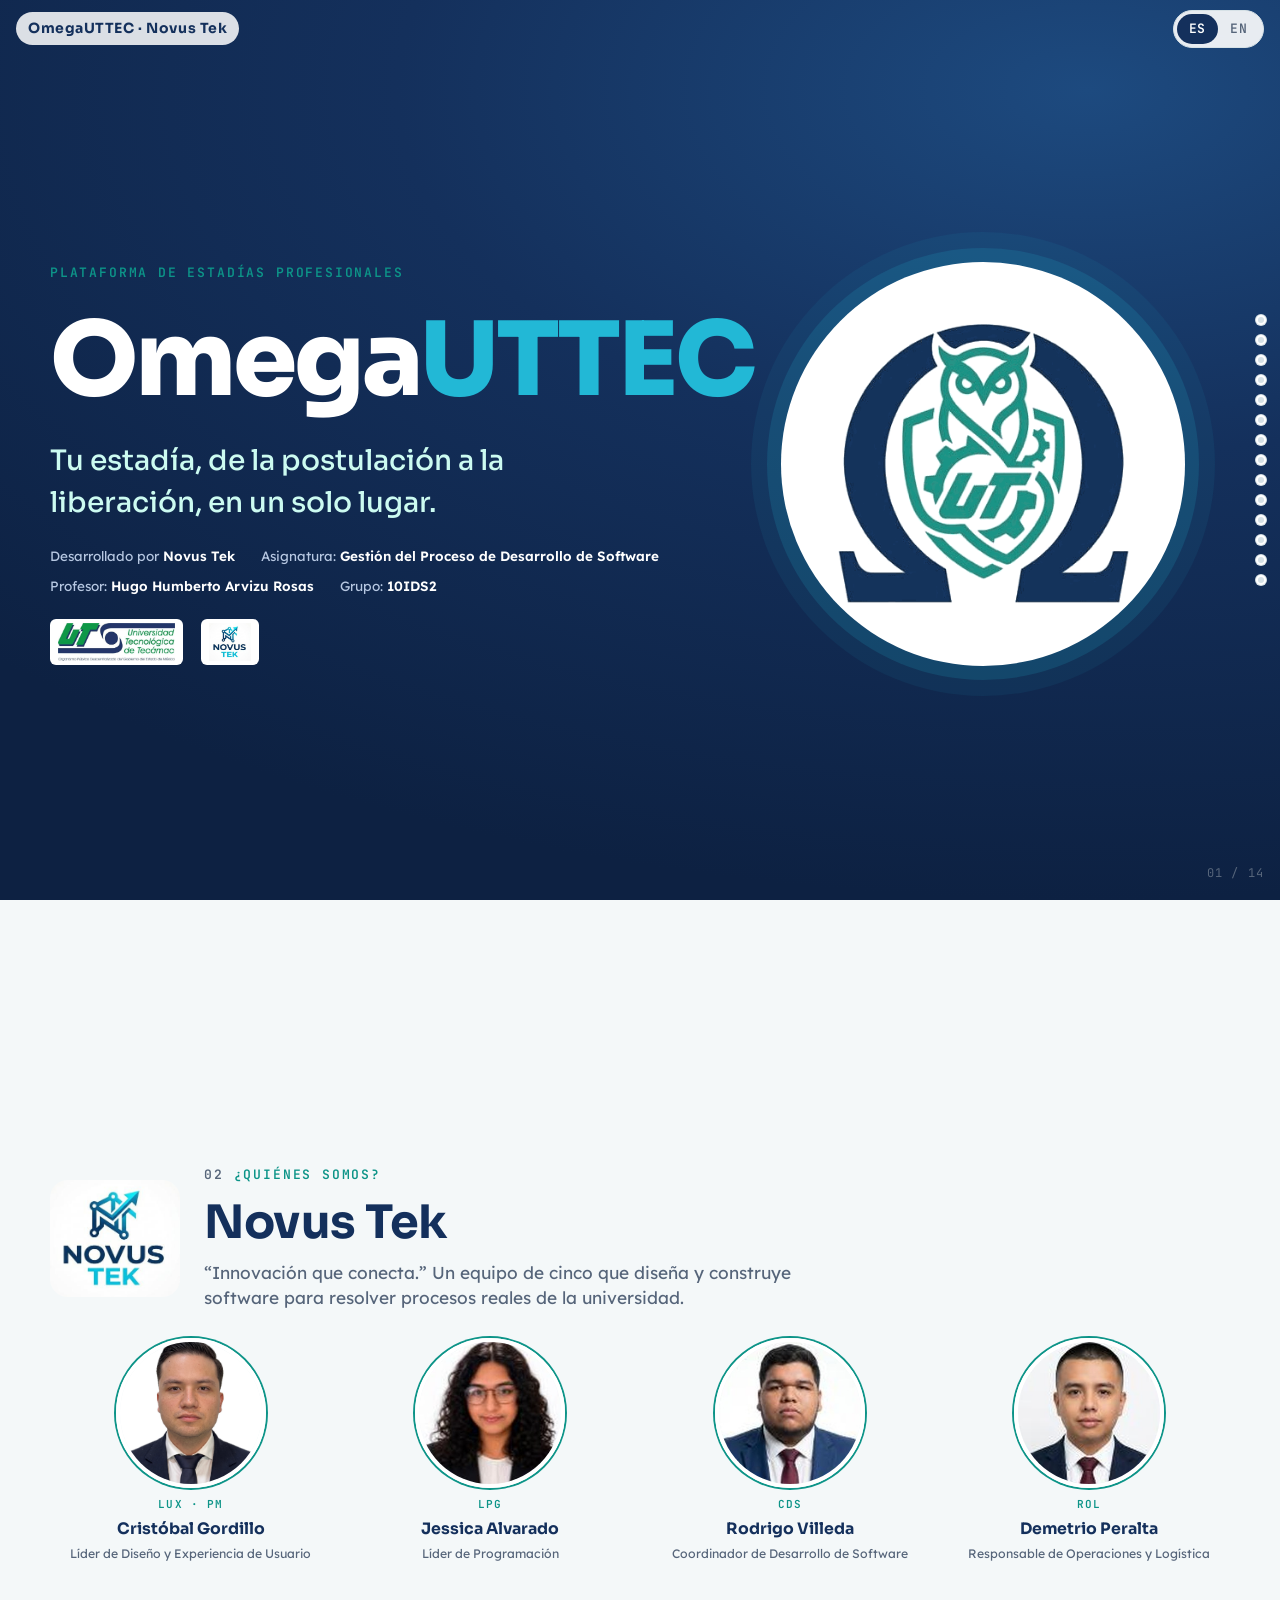
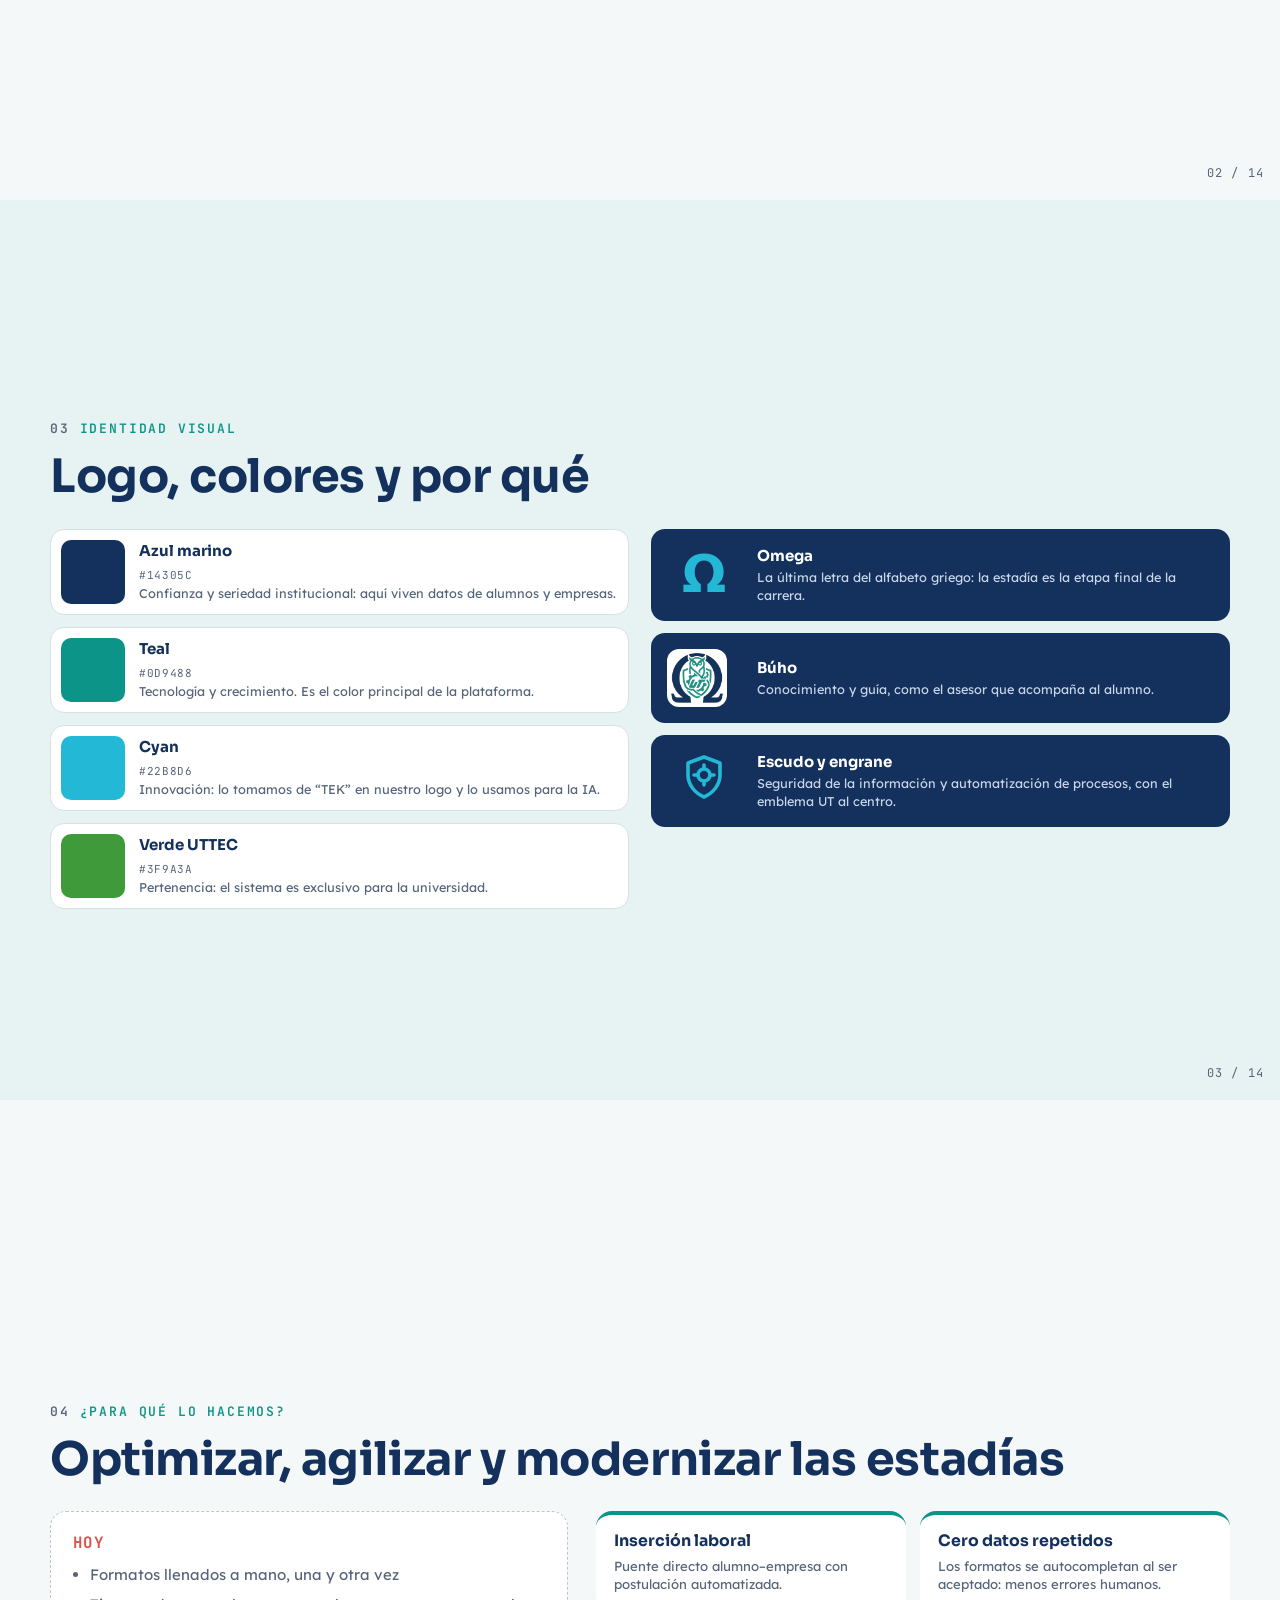
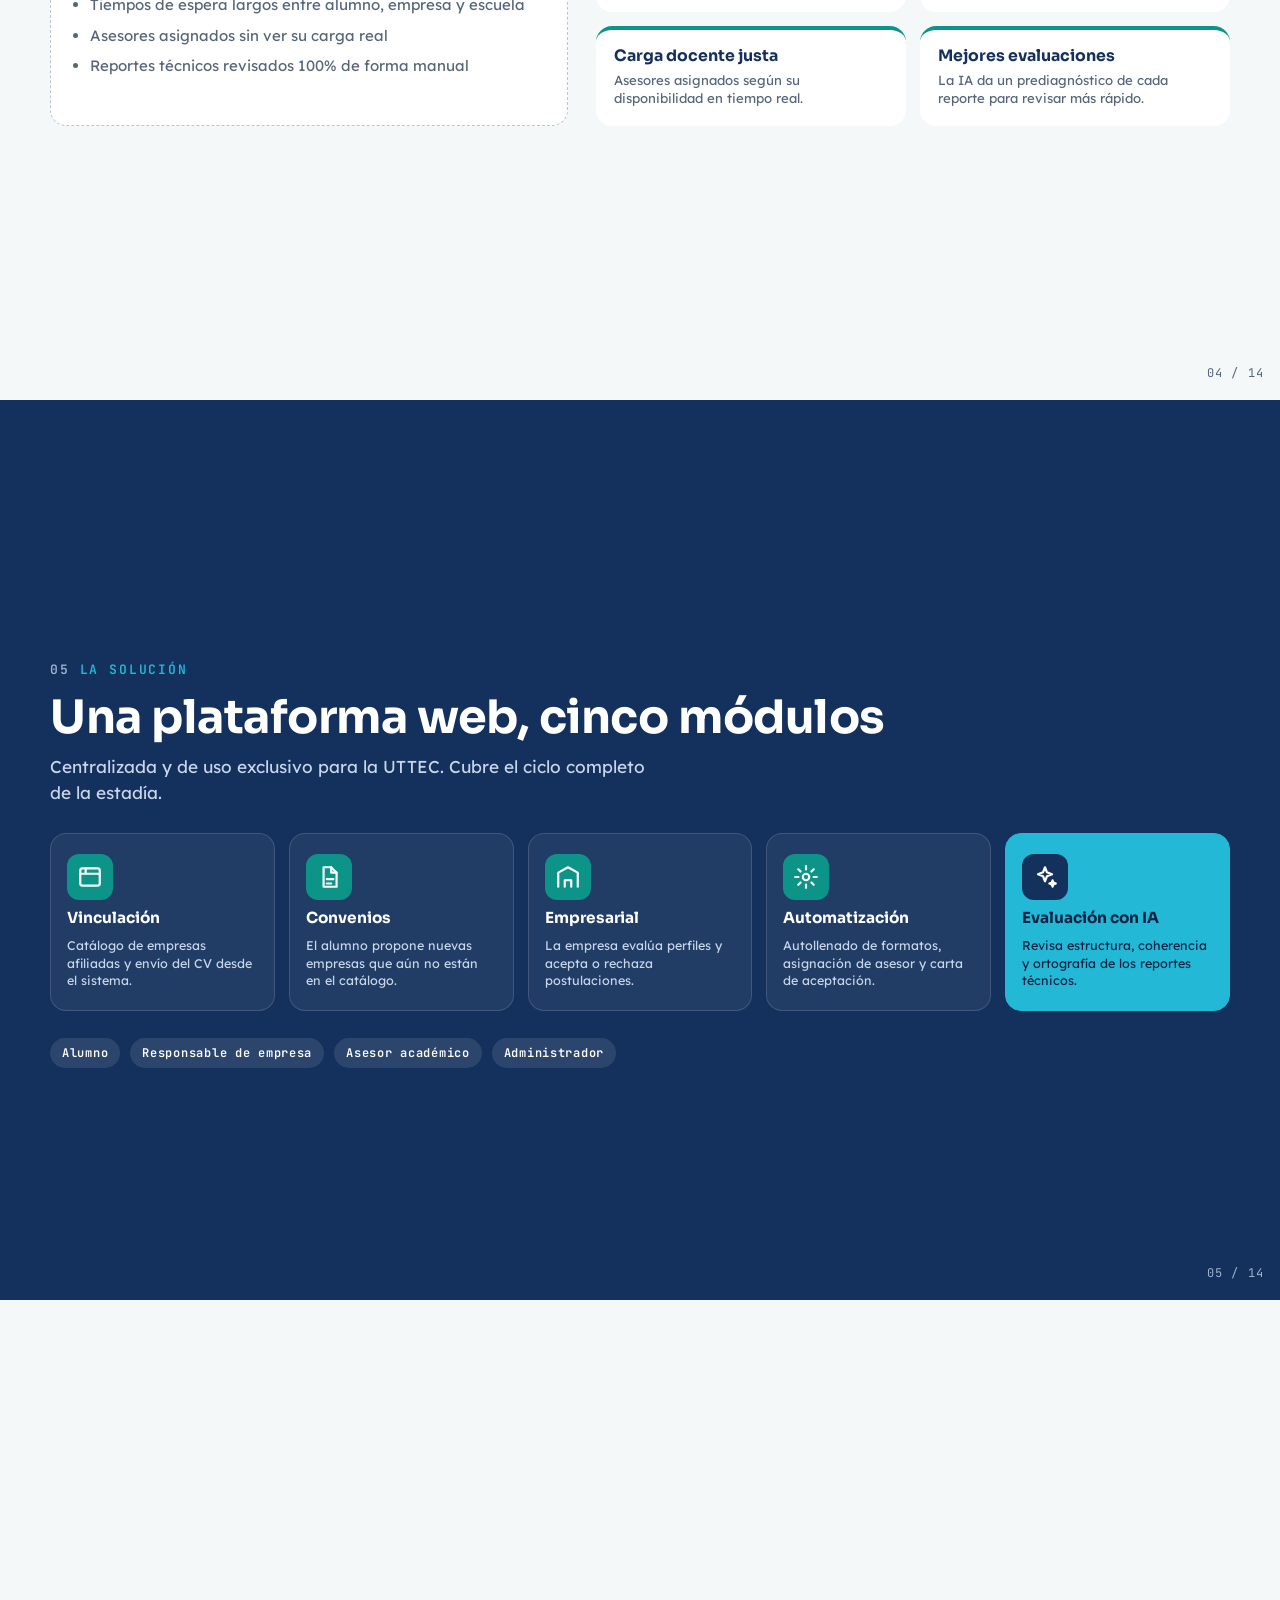
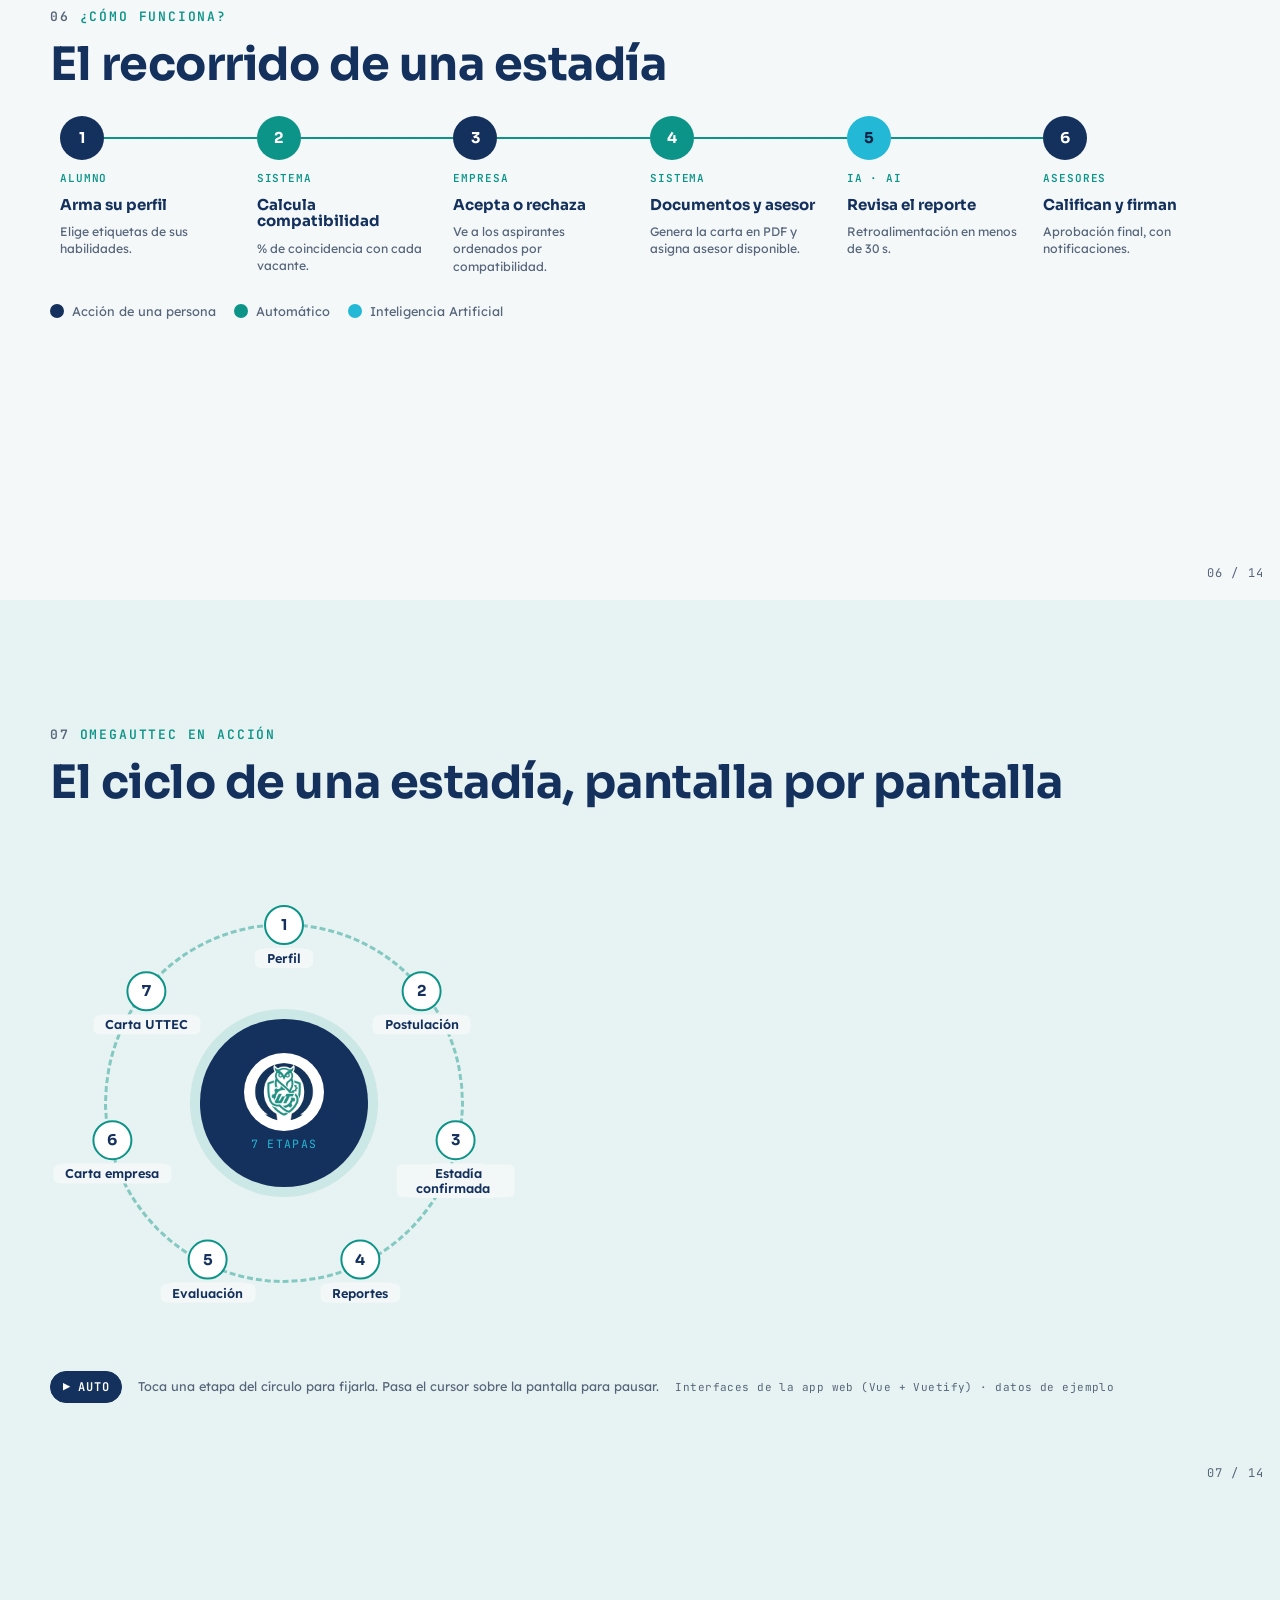
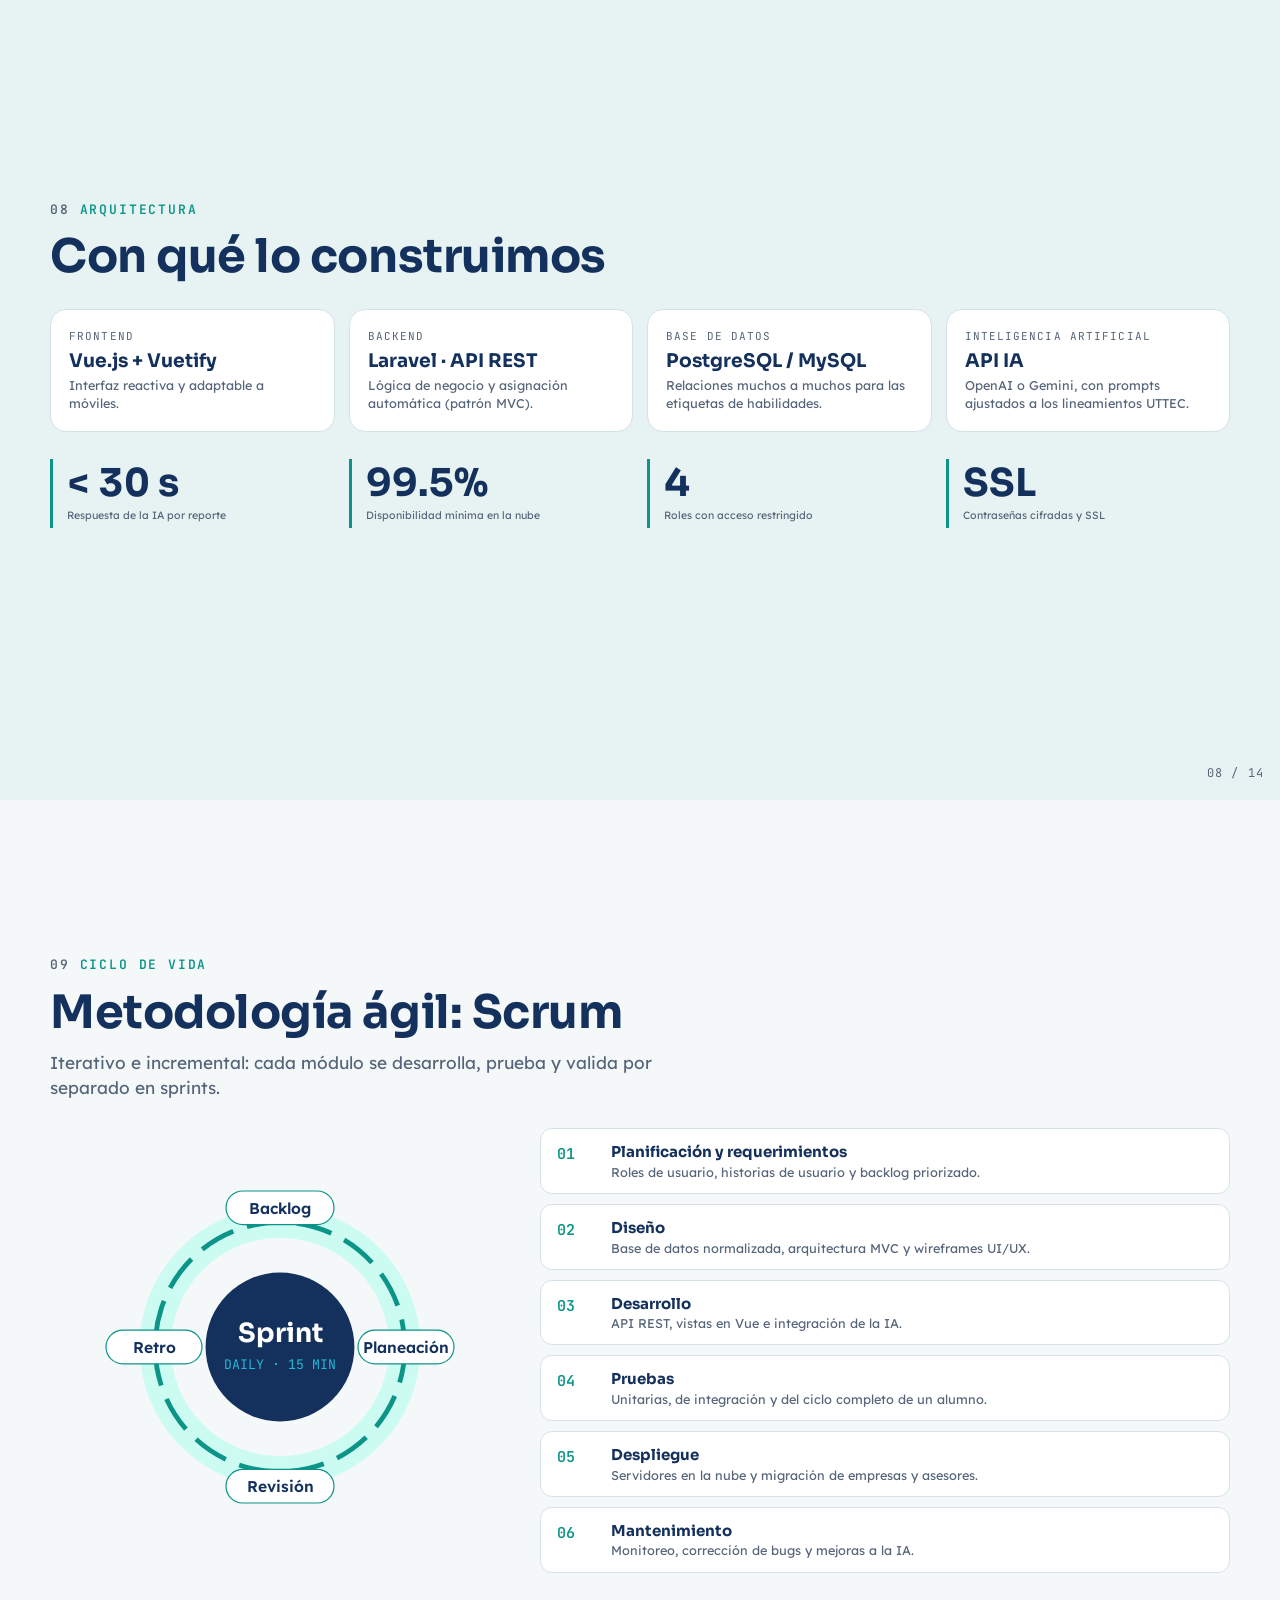
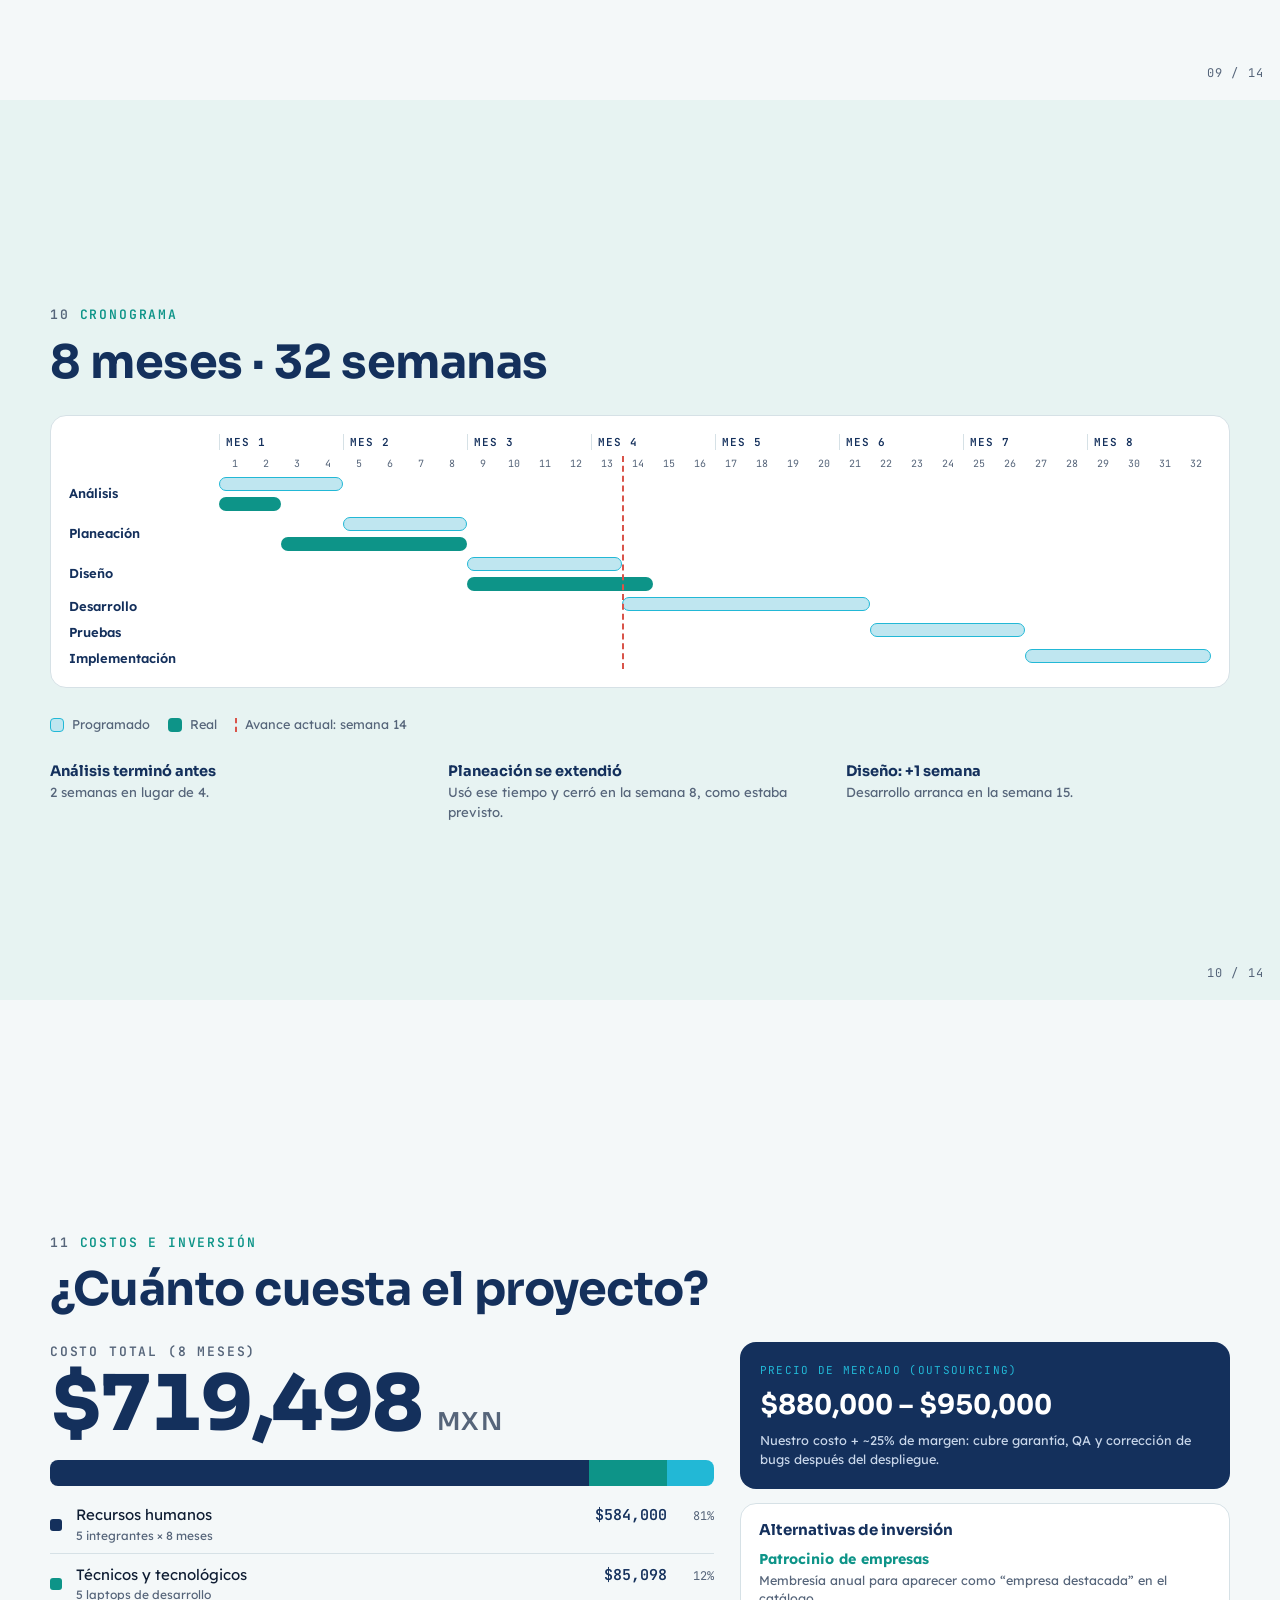
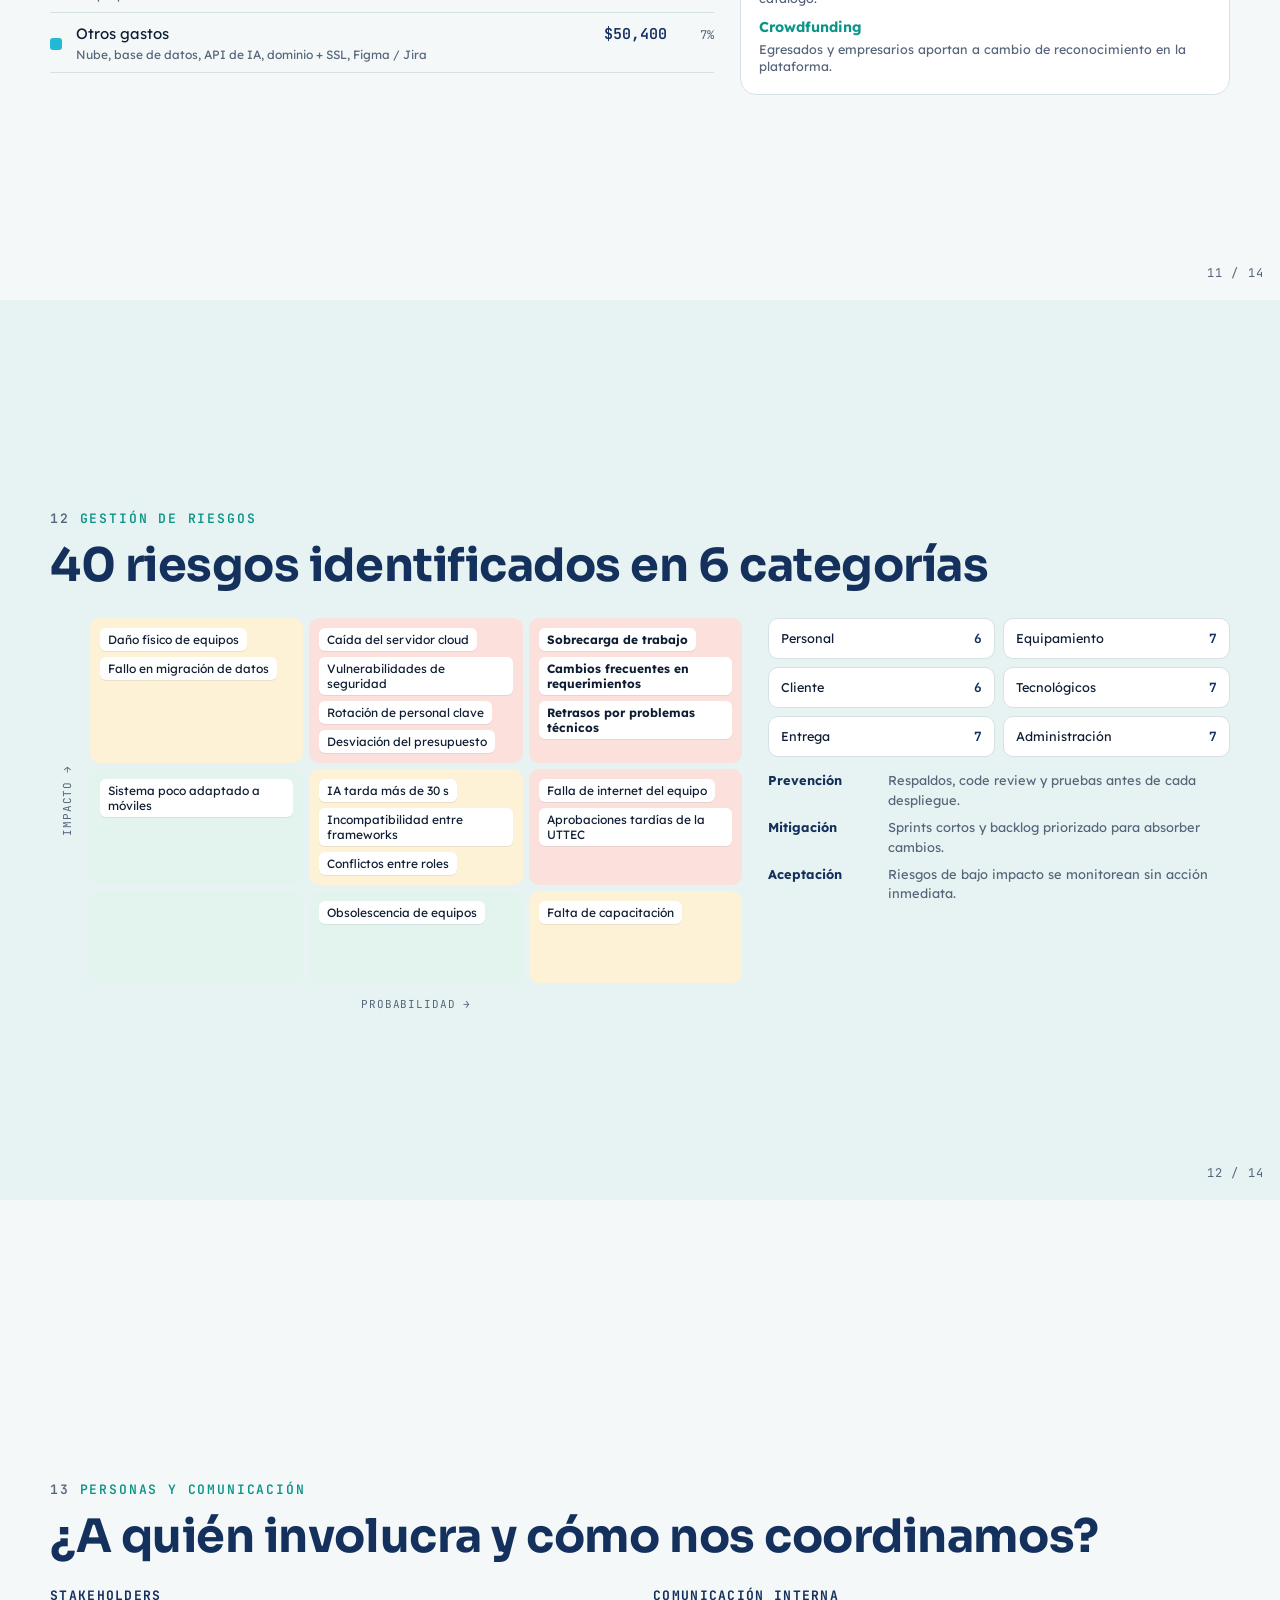
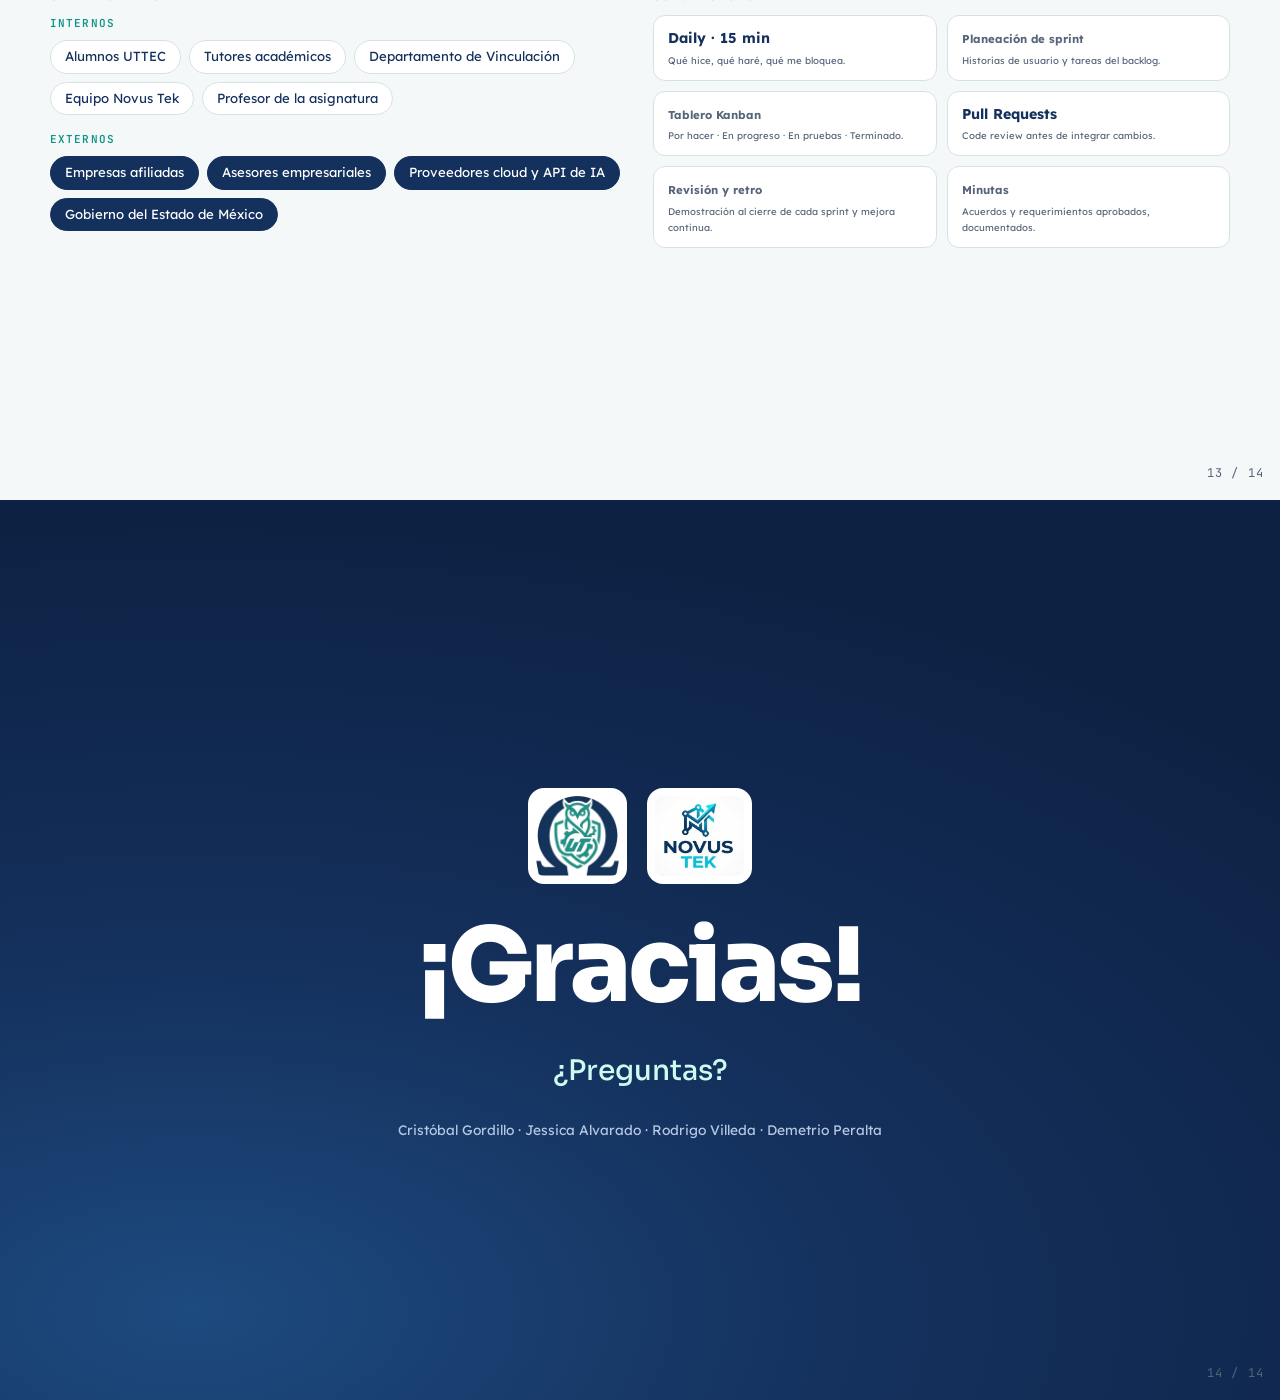
<file: expo/index.html>
<!doctype html>
<html lang="es">
<head>
<meta charset="utf-8">
<meta name="viewport" content="width=device-width, initial-scale=1, viewport-fit=cover">
<title>Expo OmegaUTTEC</title>
<meta name="claude:viewport-fit-sides" content="cover">
<link rel="preconnect" href="https://fonts.googleapis.com">
<link rel="preconnect" href="https://fonts.gstatic.com" crossorigin>
<link rel="stylesheet" href="https://fonts.googleapis.com/css2?family=Sora:wght@500;600;700;800&family=Lexend:wght@400;500;600&family=JetBrains+Mono:wght@500;600&display=swap">
<link rel="stylesheet" href="styles.css">
</head>
<body>

<!-- Cambio de idioma: solo CSS (radio + :checked) -->
<input class="lang-radio" type="radio" name="lang" id="l-es" checked aria-label="Español">
<input class="lang-radio" type="radio" name="lang" id="l-en" aria-label="English">

<div class="progress" aria-hidden="true"><span></span></div>

<header class="topbar">
  <a class="brand-mini" href="#inicio">OmegaUTTEC · Novus Tek</a>
  <div class="lang-switch">
    <label for="l-es">ES</label>
    <label for="l-en">EN</label>
  </div>
</header>

<nav class="dots" aria-label="Secciones">
  <a href="#inicio" title="Inicio"></a>
  <a href="#equipo" title="Equipo"></a>
  <a href="#identidad" title="Identidad"></a>
  <a href="#problema" title="Problema"></a>
  <a href="#solucion" title="Solución"></a>
  <a href="#flujo" title="Flujo"></a>
  <a href="#ciclo" title="Ciclo OmegaUTTEC"></a>
  <a href="#tecnologia" title="Tecnología"></a>
  <a href="#metodologia" title="Metodología"></a>
  <a href="#cronograma" title="Cronograma"></a>
  <a href="#costos" title="Costos"></a>
  <a href="#riesgos" title="Riesgos"></a>
  <a href="#stakeholders" title="Stakeholders"></a>
  <a href="#cierre" title="Cierre"></a>
</nav>

<main>

<!-- 1 · PORTADA -->
<section class="slide hero" id="inicio">
  <div class="wrap">
    <div style="display:grid;gap:22px">
      <p class="kicker"><span class="t" lang="es">Plataforma de estadías profesionales</span><span class="t" lang="en">Professional internship platform</span></p>
      <h1>Omega<b>UTTEC</b></h1>
      <p class="slogan"><span class="t" lang="es">Tu estadía, de la postulación a la liberación, en un solo lugar.</span><span class="t" lang="en">Your internship, from application to sign-off, in one place.</span></p>
      <div class="hero-meta">
        <span><span class="t" lang="es">Desarrollado por</span><span class="t" lang="en">Built by</span> <strong>Novus Tek</strong></span>
        <span><span class="t" lang="es">Asignatura</span><span class="t" lang="en">Course</span>: <strong><span class="t" lang="es">Gestión del Proceso de Desarrollo de Software</span><span class="t" lang="en">Software Development Process Management</span></strong></span>
        <span><span class="t" lang="es">Profesor</span><span class="t" lang="en">Professor</span>: <strong>Hugo Humberto Arvizu Rosas</strong></span>
        <span><span class="t" lang="es">Grupo</span><span class="t" lang="en">Group</span>: <strong>10IDS2</strong></span>
      </div>
      <div class="hero-foot">
        <img src="img/uttec.jpg" alt="Universidad Tecnológica de Tecámac">
        <img src="img/novustek.jpg" alt="Novus Tek">
      </div>
    </div>
    <div class="hero-logo"><img src="img/omega.png" alt="Logo OmegaUTTEC"></div>
  </div>
  <span class="pager">01 / 14</span>
</section>

<!-- 2 · EQUIPO -->
<section class="slide" id="equipo">
  <div class="wrap">
    <div class="team-top">
      <img src="img/novustek.jpg" alt="Logo Novus Tek">
      <div class="head">
        <p class="kicker"><span class="n">02</span> <span class="t" lang="es">¿Quiénes somos?</span><span class="t" lang="en">Who are we?</span></p>
        <h2 class="h2">Novus Tek</h2>
        <p class="lead"><span class="t" lang="es">“Innovación que conecta.” Un equipo de cinco que diseña y construye software para resolver procesos reales de la universidad.</span><span class="t" lang="en">“Innovation that connects.” A five-person team that designs and builds software to solve real university processes.</span></p>
      </div>
    </div>
    <div class="team">
      <div class="member"><img src="img/cristobal.jpg" alt="Cristóbal Gordillo"><span class="role-tag">LUX · PM</span><h3>Cristóbal Gordillo</h3><p><span class="t" lang="es">Líder de Diseño y Experiencia de Usuario</span><span class="t" lang="en">Design &amp; UX Lead</span></p></div>
      <div class="member"><img src="img/jahzeel.jpg" alt="Jessica Alvarado"><span class="role-tag">LPG</span><h3>Jessica Alvarado</h3><p><span class="t" lang="es">Líder de Programación</span><span class="t" lang="en">Programming Lead</span></p></div>
      <div class="member"><img src="img/rodrigo.jpg" alt="Rodrigo Villeda"><span class="role-tag">CDS</span><h3>Rodrigo Villeda</h3><p><span class="t" lang="es">Coordinador de Desarrollo de Software</span><span class="t" lang="en">Software Development Coordinator</span></p></div>
      <div class="member"><img src="img/demetrio.jpg" alt="Demetrio Peralta"><span class="role-tag">ROL</span><h3>Demetrio Peralta</h3><p><span class="t" lang="es">Responsable de Operaciones y Logística</span><span class="t" lang="en">Operations &amp; Logistics Manager</span></p></div>
    </div>
  </div>
  <span class="pager">02 / 14</span>
</section>

<!-- 3 · IDENTIDAD -->
<section class="slide tint" id="identidad">
  <div class="wrap">
    <div class="head">
      <p class="kicker"><span class="n">03</span> <span class="t" lang="es">Identidad visual</span><span class="t" lang="en">Visual identity</span></p>
      <h2 class="h2"><span class="t" lang="es">Logo, colores y por qué</span><span class="t" lang="en">Logo, colors and why</span></h2>
    </div>
    <div class="ident">
      <div class="swatches">
        <div class="sw"><i style="background:var(--navy)"></i><div><b><span class="t" lang="es">Azul marino</span><span class="t" lang="en">Navy blue</span></b><small>#14305C</small><p><span class="t" lang="es">Confianza y seriedad institucional: aquí viven datos de alumnos y empresas.</span><span class="t" lang="en">Trust and institutional seriousness: student and company data lives here.</span></p></div></div>
        <div class="sw"><i style="background:var(--teal)"></i><div><b>Teal</b><small>#0D9488</small><p><span class="t" lang="es">Tecnología y crecimiento. Es el color principal de la plataforma.</span><span class="t" lang="en">Technology and growth. It is the platform’s main color.</span></p></div></div>
        <div class="sw"><i style="background:var(--cyan)"></i><div><b>Cyan</b><small>#22B8D6</small><p><span class="t" lang="es">Innovación: lo tomamos de “TEK” en nuestro logo y lo usamos para la IA.</span><span class="t" lang="en">Innovation: taken from “TEK” in our logo and used to mark the AI.</span></p></div></div>
        <div class="sw"><i style="background:var(--uttec)"></i><div><b><span class="t" lang="es">Verde UTTEC</span><span class="t" lang="en">UTTEC green</span></b><small>#3F9A3A</small><p><span class="t" lang="es">Pertenencia: el sistema es exclusivo para la universidad.</span><span class="t" lang="en">Belonging: the system is exclusive to the university.</span></p></div></div>
      </div>
      <div class="symbols">
        <div class="symbol"><span class="glyph">Ω</span><div><b>Omega</b><p><span class="t" lang="es">La última letra del alfabeto griego: la estadía es la etapa final de la carrera.</span><span class="t" lang="en">The last letter of the Greek alphabet: the internship is the final stage of the degree.</span></p></div></div>
        <div class="symbol"><span class="glyph"><img src="img/omega.png" alt="" style="width:60px;background:#fff;border-radius:12px;padding:4px"></span><div><b><span class="t" lang="es">Búho</span><span class="t" lang="en">Owl</span></b><p><span class="t" lang="es">Conocimiento y guía, como el asesor que acompaña al alumno.</span><span class="t" lang="en">Knowledge and guidance, like the advisor who supports the student.</span></p></div></div>
        <div class="symbol"><span class="glyph"><svg viewBox="0 0 24 24" width="48" height="48" fill="none" stroke="#22b8d6" stroke-width="1.8" stroke-linecap="round" stroke-linejoin="round" style="display:inline-block"><path d="M12 2l8 3v6c0 5-3.5 9-8 11-4.5-2-8-6-8-11V5z"/><circle cx="12" cy="11" r="3"/><path d="M12 6v2M12 14v2M7 11h2M15 11h2"/></svg></span><div><b><span class="t" lang="es">Escudo y engrane</span><span class="t" lang="en">Shield and gear</span></b><p><span class="t" lang="es">Seguridad de la información y automatización de procesos, con el emblema UT al centro.</span><span class="t" lang="en">Data security and process automation, with the UT emblem at the center.</span></p></div></div>
      </div>
    </div>
  </div>
  <span class="pager">03 / 14</span>
</section>

<!-- 4 · PROBLEMA / PROPÓSITO -->
<section class="slide" id="problema">
  <div class="wrap">
    <div class="head">
      <p class="kicker"><span class="n">04</span> <span class="t" lang="es">¿Para qué lo hacemos?</span><span class="t" lang="en">Why are we building it?</span></p>
      <h2 class="h2"><span class="t" lang="es">Optimizar, agilizar y modernizar las estadías</span><span class="t" lang="en">Optimize, speed up and modernize internships</span></h2>
    </div>
    <div class="split">
      <div class="before">
        <h3><span class="t" lang="es">Hoy</span><span class="t" lang="en">Today</span></h3>
        <ul>
          <li><span class="t" lang="es">Formatos llenados a mano, una y otra vez</span><span class="t" lang="en">Forms filled in by hand, again and again</span></li>
          <li><span class="t" lang="es">Tiempos de espera largos entre alumno, empresa y escuela</span><span class="t" lang="en">Long waits between student, company and school</span></li>
          <li><span class="t" lang="es">Asesores asignados sin ver su carga real</span><span class="t" lang="en">Advisors assigned without seeing their real workload</span></li>
          <li><span class="t" lang="es">Reportes técnicos revisados 100% de forma manual</span><span class="t" lang="en">Technical reports reviewed 100% manually</span></li>
        </ul>
      </div>
      <div class="goals">
        <div class="goal"><h3><span class="t" lang="es">Inserción laboral</span><span class="t" lang="en">Job placement</span></h3><p><span class="t" lang="es">Puente directo alumno–empresa con postulación automatizada.</span><span class="t" lang="en">A direct student–company bridge with automated applications.</span></p></div>
        <div class="goal"><h3><span class="t" lang="es">Cero datos repetidos</span><span class="t" lang="en">No duplicate data</span></h3><p><span class="t" lang="es">Los formatos se autocompletan al ser aceptado: menos errores humanos.</span><span class="t" lang="en">Forms auto-fill once accepted: fewer human errors.</span></p></div>
        <div class="goal"><h3><span class="t" lang="es">Carga docente justa</span><span class="t" lang="en">Fair advisor workload</span></h3><p><span class="t" lang="es">Asesores asignados según su disponibilidad en tiempo real.</span><span class="t" lang="en">Advisors assigned by real-time availability.</span></p></div>
        <div class="goal"><h3><span class="t" lang="es">Mejores evaluaciones</span><span class="t" lang="en">Better evaluations</span></h3><p><span class="t" lang="es">La IA da un prediagnóstico de cada reporte para revisar más rápido.</span><span class="t" lang="en">AI gives a pre-diagnosis of each report for faster reviews.</span></p></div>
      </div>
    </div>
  </div>
  <span class="pager">04 / 14</span>
</section>

<!-- 5 · SOLUCIÓN -->
<section class="slide dark" id="solucion">
  <div class="wrap">
    <div class="head">
      <p class="kicker"><span class="n">05</span> <span class="t" lang="es">La solución</span><span class="t" lang="en">The solution</span></p>
      <h2 class="h2"><span class="t" lang="es">Una plataforma web, cinco módulos</span><span class="t" lang="en">One web platform, five modules</span></h2>
      <p class="lead"><span class="t" lang="es">Centralizada y de uso exclusivo para la UTTEC. Cubre el ciclo completo de la estadía.</span><span class="t" lang="en">Centralized and exclusive to UTTEC. It covers the full internship cycle.</span></p>
    </div>
    <div class="modules">
      <div class="mod"><div class="ico"><svg viewBox="0 0 24 24"><rect x="3" y="4" width="18" height="16" rx="2"/><path d="M3 9h18M8 4v5"/></svg></div><h3><span class="t" lang="es">Vinculación</span><span class="t" lang="en">Placement</span></h3><p><span class="t" lang="es">Catálogo de empresas afiliadas y envío del CV desde el sistema.</span><span class="t" lang="en">Catalog of partner companies and CV submission from the system.</span></p></div>
      <div class="mod"><div class="ico"><svg viewBox="0 0 24 24"><path d="M7 3h7l5 5v13H7z"/><path d="M14 3v5h5M10 14h6M10 18h4"/></svg></div><h3><span class="t" lang="es">Convenios</span><span class="t" lang="en">Agreements</span></h3><p><span class="t" lang="es">El alumno propone nuevas empresas que aún no están en el catálogo.</span><span class="t" lang="en">Students propose new companies not yet in the catalog.</span></p></div>
      <div class="mod"><div class="ico"><svg viewBox="0 0 24 24"><path d="M3 21V8l9-5 9 5v13"/><path d="M9 21v-6h6v6"/></svg></div><h3><span class="t" lang="es">Empresarial</span><span class="t" lang="en">Company panel</span></h3><p><span class="t" lang="es">La empresa evalúa perfiles y acepta o rechaza postulaciones.</span><span class="t" lang="en">Companies review profiles and accept or reject applications.</span></p></div>
      <div class="mod"><div class="ico"><svg viewBox="0 0 24 24"><circle cx="12" cy="12" r="3"/><path d="M12 2v3M12 19v3M2 12h3M19 12h3M4.9 4.9l2.1 2.1M17 17l2.1 2.1M4.9 19.1L7 17M17 7l2.1-2.1"/></svg></div><h3><span class="t" lang="es">Automatización</span><span class="t" lang="en">Automation</span></h3><p><span class="t" lang="es">Autollenado de formatos, asignación de asesor y carta de aceptación.</span><span class="t" lang="en">Auto-filled forms, advisor assignment and acceptance letter.</span></p></div>
      <div class="mod ai"><div class="ico"><svg viewBox="0 0 24 24"><path d="M12 3l1.8 4.7L18.5 9.5l-4.7 1.8L12 16l-1.8-4.7L5.5 9.5l4.7-1.8z"/><path d="M19 15l.8 2.2L22 18l-2.2.8L19 21l-.8-2.2L16 18l2.2-.8z"/></svg></div><h3><span class="t" lang="es">Evaluación con IA</span><span class="t" lang="en">AI-assisted review</span></h3><p><span class="t" lang="es">Revisa estructura, coherencia y ortografía de los reportes técnicos.</span><span class="t" lang="en">Checks structure, coherence and spelling of technical reports.</span></p></div>
    </div>
    <div class="roles">
      <span class="chip"><span class="t" lang="es">Alumno</span><span class="t" lang="en">Student</span></span>
      <span class="chip"><span class="t" lang="es">Responsable de empresa</span><span class="t" lang="en">Company representative</span></span>
      <span class="chip"><span class="t" lang="es">Asesor académico</span><span class="t" lang="en">Academic advisor</span></span>
      <span class="chip"><span class="t" lang="es">Administrador</span><span class="t" lang="en">Administrator</span></span>
    </div>
  </div>
  <span class="pager">05 / 14</span>
</section>

<!-- 6 · FLUJO -->
<section class="slide" id="flujo">
  <div class="wrap">
    <div class="head">
      <p class="kicker"><span class="n">06</span> <span class="t" lang="es">¿Cómo funciona?</span><span class="t" lang="en">How does it work?</span></p>
      <h2 class="h2"><span class="t" lang="es">El recorrido de una estadía</span><span class="t" lang="en">The journey of an internship</span></h2>
    </div>
    <div class="flow">
      <div class="step"><span class="who"><span class="t" lang="es">Alumno</span><span class="t" lang="en">Student</span></span><h3><span class="t" lang="es">Arma su perfil</span><span class="t" lang="en">Builds a profile</span></h3><p><span class="t" lang="es">Elige etiquetas de sus habilidades.</span><span class="t" lang="en">Picks tags for their skills.</span></p></div>
      <div class="step auto"><span class="who"><span class="t" lang="es">Sistema</span><span class="t" lang="en">System</span></span><h3><span class="t" lang="es">Calcula compatibilidad</span><span class="t" lang="en">Matches skills</span></h3><p><span class="t" lang="es">% de coincidencia con cada vacante.</span><span class="t" lang="en">% match against each opening.</span></p></div>
      <div class="step"><span class="who"><span class="t" lang="es">Empresa</span><span class="t" lang="en">Company</span></span><h3><span class="t" lang="es">Acepta o rechaza</span><span class="t" lang="en">Accepts or rejects</span></h3><p><span class="t" lang="es">Ve a los aspirantes ordenados por compatibilidad.</span><span class="t" lang="en">Sees applicants ranked by match.</span></p></div>
      <div class="step auto"><span class="who"><span class="t" lang="es">Sistema</span><span class="t" lang="en">System</span></span><h3><span class="t" lang="es">Documentos y asesor</span><span class="t" lang="en">Paperwork &amp; advisor</span></h3><p><span class="t" lang="es">Genera la carta en PDF y asigna asesor disponible.</span><span class="t" lang="en">Generates the PDF letter and assigns an available advisor.</span></p></div>
      <div class="step ia"><span class="who">IA · AI</span><h3><span class="t" lang="es">Revisa el reporte</span><span class="t" lang="en">Reviews the report</span></h3><p><span class="t" lang="es">Retroalimentación en menos de 30 s.</span><span class="t" lang="en">Feedback in under 30 s.</span></p></div>
      <div class="step"><span class="who"><span class="t" lang="es">Asesores</span><span class="t" lang="en">Advisors</span></span><h3><span class="t" lang="es">Califican y firman</span><span class="t" lang="en">Grade and sign</span></h3><p><span class="t" lang="es">Aprobación final, con notificaciones.</span><span class="t" lang="en">Final approval, with notifications.</span></p></div>
    </div>
    <div class="legend">
      <span><i style="background:var(--navy)"></i><span class="t" lang="es">Acción de una persona</span><span class="t" lang="en">Human action</span></span>
      <span><i style="background:var(--teal)"></i><span class="t" lang="es">Automático</span><span class="t" lang="en">Automatic</span></span>
      <span><i style="background:var(--cyan)"></i><span class="t" lang="es">Inteligencia Artificial</span><span class="t" lang="en">Artificial Intelligence</span></span>
    </div>
  </div>
  <span class="pager">06 / 14</span>
</section>


<!-- 7 · CICLO OMEGAUTTEC (interfaces reales recreadas) -->
<section class="slide tint" id="ciclo">
  <div class="wrap">
    <div class="head">
      <p class="kicker"><span class="n">07</span> <span class="t" lang="es">OmegaUTTEC en acción</span><span class="t" lang="en">OmegaUTTEC in action</span></p>
      <h2 class="h2"><span class="t" lang="es">El ciclo de una estadía, pantalla por pantalla</span><span class="t" lang="en">The internship cycle, screen by screen</span></h2>
    </div>
    <div class="cycle-wrap" style="display:contents">
    <input class="cyc-radio" type="radio" name="etapa" id="e0" checked aria-label="Reproducción automática"><input class="cyc-radio" type="radio" name="etapa" id="e1" aria-label="Etapa 1"><input class="cyc-radio" type="radio" name="etapa" id="e2" aria-label="Etapa 2"><input class="cyc-radio" type="radio" name="etapa" id="e3" aria-label="Etapa 3"><input class="cyc-radio" type="radio" name="etapa" id="e4" aria-label="Etapa 4"><input class="cyc-radio" type="radio" name="etapa" id="e5" aria-label="Etapa 5"><input class="cyc-radio" type="radio" name="etapa" id="e6" aria-label="Etapa 6"><input class="cyc-radio" type="radio" name="etapa" id="e7" aria-label="Etapa 7">
    <div class="cycle-area">
      <div class="cycle-layout">
        <div class="ring">
          <div class="ring-track"></div>
          <div class="ring-core"><div><img src="img/omega.png" alt="OmegaUTTEC"><small><span class="t" lang="es">7 ETAPAS</span><span class="t" lang="en">7 STAGES</span></small></div></div>
          <label class="node" for="e1" style="--k:0"><b>1</b><span><span class="t" lang="es">Perfil</span><span class="t" lang="en">Profile</span></span></label><label class="node" for="e2" style="--k:1"><b>2</b><span><span class="t" lang="es">Postulación</span><span class="t" lang="en">Application</span></span></label><label class="node" for="e3" style="--k:2"><b>3</b><span><span class="t" lang="es">Estadía confirmada</span><span class="t" lang="en">Confirmed</span></span></label><label class="node" for="e4" style="--k:3"><b>4</b><span><span class="t" lang="es">Reportes</span><span class="t" lang="en">Reports</span></span></label><label class="node" for="e5" style="--k:4"><b>5</b><span><span class="t" lang="es">Evaluación</span><span class="t" lang="en">Evaluation</span></span></label><label class="node" for="e6" style="--k:5"><b>6</b><span><span class="t" lang="es">Carta empresa</span><span class="t" lang="en">Company letter</span></span></label><label class="node" for="e7" style="--k:6"><b>7</b><span><span class="t" lang="es">Carta UTTEC</span><span class="t" lang="en">UTTEC letter</span></span></label>
        </div>
        <div class="screens-col">
          <div class="stack-area">
            <div class="screen" data-k="1" style="--k:1">
  <div class="browser"><div class="browser-bar"><i></i><i></i><i></i><span class="url">omegauttec.mx/alumno/perfil</span></div>
  <div class="ui"><aside class="ui-side"><div class="ui-brand"><img src="img/omega-sm.png" alt=""><div><b>OmegaUTTEC</b><small>Portal de Estadía</small></div></div><div class="ui-item">Panel Principal</div><div class="ui-sub">Mi progreso</div><div class="ui-item">Mis Calificaciones</div><div class="ui-item">Seguimiento Documental</div><div class="ui-item">Reportes de Estadía</div><div class="ui-sub">Vinculación</div><div class="ui-item">Catálogo de Empresas</div><div class="ui-item">Mis Citas</div><div class="ui-item">Cartas de Término</div><div class="ui-sub">Personal</div><div class="ui-item on">Mi Perfil</div></aside><div class="ui-main"><div class="ui-card plain"><span class="ui-over">Perfil profesional</span><span class="ui-h">Mis Habilidades y Conocimientos</span><span class="ui-mut">Estructura tu perfil priorizando lo que mejor dominas.</span></div>
<div class="ui-grid2">
<div class="ui-card plain"><span class="ui-over">01 · Habilidades técnicas</span>
<div class="ui-skill"><span class="ui-num">1</span><span>Vue.js</span><em>▲▼</em></div>
<div class="ui-skill"><span class="ui-num">2</span><span>Laravel</span><em>▲▼</em></div>
<div class="ui-skill"><span class="ui-num">3</span><span>PostgreSQL</span><em>▲▼</em></div>
<div class="ui-add">+ Agregar habilidad</div></div>
<div class="ui-card plain"><span class="ui-over">02 · Conocimientos</span>
<div class="ui-skill"><span class="ui-num">1</span><span>Scrum</span><em>▲▼</em></div>
<div class="ui-skill"><span class="ui-num">2</span><span>API REST</span><em>▲▼</em></div>
<span class="ui-over" style="margin-top:4px">03 · Competencias</span>
<div class="ui-skill"><span class="ui-num">1</span><span>Trabajo en equipo</span><em>▲▼</em></div></div>
</div></div></div></div>
  <div class="cap"><span class="who"><span class="t" lang="es">Etapa 1 · Alumno</span><span class="t" lang="en">Stage 1 · Student</span></span><h3><span class="t" lang="es">Perfil profesional</span><span class="t" lang="en">Professional profile</span></h3><p><span class="t" lang="es">El alumno registra y ordena por prioridad sus habilidades, conocimientos y competencias.</span><span class="t" lang="en">Students record and rank their skills, knowledge and soft skills by priority.</span></p></div>
</div><div class="screen" data-k="2" style="--k:2">
  <div class="browser"><div class="browser-bar"><i></i><i></i><i></i><span class="url">omegauttec.mx/alumno/empresas</span></div>
  <div class="ui"><aside class="ui-side"><div class="ui-brand"><img src="img/omega-sm.png" alt=""><div><b>OmegaUTTEC</b><small>Portal de Estadía</small></div></div><div class="ui-item">Panel Principal</div><div class="ui-sub">Mi progreso</div><div class="ui-item">Mis Calificaciones</div><div class="ui-item">Seguimiento Documental</div><div class="ui-item">Reportes de Estadía</div><div class="ui-sub">Vinculación</div><div class="ui-item on">Catálogo de Empresas</div><div class="ui-item">Mis Citas</div><div class="ui-item">Cartas de Término</div><div class="ui-sub">Personal</div><div class="ui-item">Mi Perfil</div></aside><div class="ui-main"><div class="ui-banner"><div><h4>Catálogo de empresas</h4><p>Explora las empresas vinculadas, registra tu interés y da seguimiento a tu postulación.</p></div></div>
<div class="ui-field">⌕ Buscar empresa...</div>
<div class="ui-grid3">
<div class="ui-card plain"><div class="ui-row"><span class="ui-av">DN</span><span class="ui-chip warn">Interés registrado</span></div><span class="ui-h">Datanova Soluciones</span><span class="ui-mut">Desarrollo de software a la medida para logística.</span><span class="ui-btn tonal">Ver perfil</span></div>
<div class="ui-card plain"><div class="ui-row"><span class="ui-av">GT</span><span class="ui-chip solid">Convenio activo</span></div><span class="ui-h">Grupo Tecámac TI</span><span class="ui-mut">Soporte e infraestructura en la nube.</span><span class="ui-btn tonal">Ver perfil</span></div>
<div class="ui-card plain"><div class="ui-row"><span class="ui-av">MV</span><span class="ui-chip solid">Convenio activo</span></div><span class="ui-h">Mexvía Digital</span><span class="ui-mut">Aplicaciones móviles y comercio electrónico.</span><span class="ui-btn tonal">Ver perfil</span></div>
</div></div></div></div>
  <div class="cap"><span class="who"><span class="t" lang="es">Etapa 2 · Alumno</span><span class="t" lang="en">Stage 2 · Student</span></span><h3><span class="t" lang="es">Postulación</span><span class="t" lang="en">Application</span></h3><p><span class="t" lang="es">Elige una empresa con convenio vigente y envía su CV desde el catálogo.</span><span class="t" lang="en">Students pick a partner company and send their CV from the catalog.</span></p></div>
</div><div class="screen" data-k="3" style="--k:3">
  <div class="browser"><div class="browser-bar"><i></i><i></i><i></i><span class="url">omegauttec.mx/empresa/postulaciones</span></div>
  <div class="ui"><aside class="ui-side"><div class="ui-brand"><img src="img/omega-sm.png" alt=""><div><b>OmegaUTTEC</b><small>Portal Empresa</small></div></div><div class="ui-item">Panel de Control</div><div class="ui-sub">Gestión empresarial</div><div class="ui-item">Revisión de Reportes</div><div class="ui-item">Alumnos Asignados</div><div class="ui-item">Subir Calificaciones</div><div class="ui-item">Cartas de Término</div><div class="ui-sub">Vinculación</div><div class="ui-item on">Alumnos Postulados</div></aside><div class="ui-main"><div class="ui-banner"><div><h4>Postulaciones de alumnos</h4><p>Consulta las habilidades, descarga el CV y actualiza el proceso de selección.</p></div><span class="pill">4 interesados</span></div>
<div class="ui-card plain"><div class="ui-row"><span class="ui-av">VR</span><div style="flex:1;min-width:0"><span class="ui-h">Valeria Ríos Cruz</span><div class="ui-mut">1322100873 · Ing. en Desarrollo y Gestión de Software</div></div><span class="ui-chip solid">Aceptado</span></div>
<div class="ui-row" style="flex-wrap:wrap"><span class="ui-chip">Vue.js</span><span class="ui-chip">Laravel</span><span class="ui-chip">PostgreSQL</span><span class="ui-chip">Scrum</span></div>
<div class="ui-row"><span class="ui-btn tonal">Descargar CV</span><span class="ui-mut">Interés recibido 02 sep 2026</span></div></div>
<div class="ui-card plain"><div class="ui-row"><span class="ui-av">LM</span><div style="flex:1"><span class="ui-h">Luis Mora Pérez</span><div class="ui-mut">1322100914 · Ing. en Redes Inteligentes</div></div><span class="ui-chip info">Entrevista</span></div></div></div></div></div>
  <div class="cap"><span class="who"><span class="t" lang="es">Etapa 3 · Empresa → Alumno</span><span class="t" lang="en">Stage 3 · Company → Student</span></span><h3><span class="t" lang="es">Estadía confirmada</span><span class="t" lang="en">Internship confirmed</span></h3><p><span class="t" lang="es">La empresa revisa habilidades y CV y acepta al alumno. Él confirma y el sistema llena sus formatos.</span><span class="t" lang="en">The company reviews skills and CV and accepts the student, who confirms; the system fills in the forms.</span></p></div>
</div><div class="screen" data-k="4" style="--k:4">
  <div class="browser"><div class="browser-bar"><i></i><i></i><i></i><span class="url">omegauttec.mx/docente/revision-reportes</span></div>
  <div class="ui"><aside class="ui-side"><div class="ui-brand"><img src="img/omega-sm.png" alt=""><div><b>OmegaUTTEC</b><small>Portal Docente</small></div></div><div class="ui-item">Panel de Control</div><div class="ui-sub">Gestión académica</div><div class="ui-item">Mis Alumnos</div><div class="ui-item on">Revisión de Reportes</div><div class="ui-item">Evaluaciones</div><div class="ui-sub">Vinculación</div><div class="ui-item">Empresas Vinculadas</div><div class="ui-item">Calendario de Citas</div></aside><div class="ui-main"><div class="ui-card plain"><div class="ui-row"><div style="flex:1"><span class="ui-over">Expediente de estadía</span><span class="ui-h" style="display:block">Valeria Ríos Cruz</span><span class="ui-mut">Matrícula 1322100873 · Versión 2 · reporte_estadia.docx</span></div><span class="ui-chip warn">En revisión</span></div></div>
<div class="ui-card"><div class="ui-row"><span class="ui-h" style="color:#0f766e;flex:1">Preanálisis Inteligente (ML)</span><span class="ui-chip info">Modelo: confianza alta</span></div>
<div class="ui-row" style="align-items:flex-start;gap:12px"><span class="ui-score" style="--v:86"><b>86</b></span>
<div class="ui-grid2" style="flex:1"><span class="ui-check">Estructura</span><span class="ui-check">Redacción</span><span class="ui-check">Metodología</span><span class="ui-check">Coherencia</span><span class="ui-check w">Formato: márgenes</span><span class="ui-check">Contenido técnico</span></div></div></div>
<div class="ui-row"><span class="ui-btn">Aprobar reporte</span><span class="ui-btn tonal">Enviar observaciones</span></div></div></div></div>
  <div class="cap"><span class="who"><span class="t" lang="es">Etapa 4 · Asesores + IA</span><span class="t" lang="en">Stage 4 · Advisors + AI</span></span><h3><span class="t" lang="es">Reportes aprobados</span><span class="t" lang="en">Reports approved</span></h3><p><span class="t" lang="es">El modelo de ML preanaliza el reporte en 6 categorías y aprende con cada dictamen del asesor.</span><span class="t" lang="en">The ML model pre-reviews the report across 6 categories and learns from every advisor decision.</span></p></div>
</div><div class="screen" data-k="5" style="--k:5">
  <div class="browser"><div class="browser-bar"><i></i><i></i><i></i><span class="url">omegauttec.mx/alumno/calificaciones</span></div>
  <div class="ui"><aside class="ui-side"><div class="ui-brand"><img src="img/omega-sm.png" alt=""><div><b>OmegaUTTEC</b><small>Portal de Estadía</small></div></div><div class="ui-item">Panel Principal</div><div class="ui-sub">Mi progreso</div><div class="ui-item on">Mis Calificaciones</div><div class="ui-item">Seguimiento Documental</div><div class="ui-item">Reportes de Estadía</div><div class="ui-sub">Vinculación</div><div class="ui-item">Catálogo de Empresas</div><div class="ui-item">Mis Citas</div><div class="ui-item">Cartas de Término</div><div class="ui-sub">Personal</div><div class="ui-item">Mi Perfil</div></aside><div class="ui-main"><div class="ui-banner"><div><h4>Mis calificaciones</h4><p>Tus asesores registran tus calificaciones por periodo.</p></div><span class="pill">8 de 8</span></div>
<div class="ui-table">
<span class="th">Periodo</span><span class="th">Asesor académico</span><span class="th">Asesor empresarial</span>
<span>Periodo 1</span><span class="g">9.5</span><span class="g">9.0</span>
<span>Periodo 2</span><span class="g">9.0</span><span class="g">9.5</span>
<span>Periodo 3</span><span class="g">10</span><span class="g">9.5</span>
<span>Periodo 4 · Final</span><span class="g">9.5</span><span class="g">10</span>
</div></div></div></div>
  <div class="cap"><span class="who"><span class="t" lang="es">Etapa 5 · Asesores</span><span class="t" lang="en">Stage 5 · Advisors</span></span><h3><span class="t" lang="es">Evaluación final</span><span class="t" lang="en">Final evaluation</span></h3><p><span class="t" lang="es">Asesor académico y asesor empresarial califican cada periodo desde su propio portal.</span><span class="t" lang="en">The academic and company advisors grade each period from their own portal.</span></p></div>
</div><div class="screen" data-k="6" style="--k:6">
  <div class="browser"><div class="browser-bar"><i></i><i></i><i></i><span class="url">omegauttec.mx/empresa/cartas-termino</span></div>
  <div class="ui"><aside class="ui-side"><div class="ui-brand"><img src="img/omega-sm.png" alt=""><div><b>OmegaUTTEC</b><small>Portal Empresa</small></div></div><div class="ui-item">Panel de Control</div><div class="ui-sub">Gestión empresarial</div><div class="ui-item">Revisión de Reportes</div><div class="ui-item">Alumnos Asignados</div><div class="ui-item">Subir Calificaciones</div><div class="ui-item on">Cartas de Término</div><div class="ui-sub">Vinculación</div><div class="ui-item">Alumnos Postulados</div></aside><div class="ui-main"><div class="ui-banner"><div><h4>Cartas de término</h4><p>Emite la carta del alumno al concluir su estadía.</p></div></div>
<div class="ui-card plain"><div class="ui-row"><span class="ui-av" style="background:#16a34a;color:#fff">✓</span><div style="flex:1"><span class="ui-h">Valeria Ríos Cruz</span><div class="ui-mut">Datanova Soluciones · Sep–Dic 2026 · Emitida el 11 dic 2026</div></div><span class="ui-chip ok">Estadía acreditada</span></div>
<div class="ui-grid3" style="margin-top:4px"><div><div class="ui-mut">Proyecto</div><b>Portal de inventarios</b></div><div><div class="ui-mut">Horas</div><b>600 h</b></div><div><div class="ui-mut">Asesor empresarial</div><b>Ing. Daniel Soto</b></div></div>
<div class="ui-row"><span class="ui-btn">Emitir carta</span><span class="ui-btn tonal">Ver PDF</span></div></div></div></div></div>
  <div class="cap"><span class="who"><span class="t" lang="es">Etapa 6 · Empresa</span><span class="t" lang="en">Stage 6 · Company</span></span><h3><span class="t" lang="es">Carta de la empresa</span><span class="t" lang="en">Company letter</span></h3><p><span class="t" lang="es">La empresa emite la carta de término. El alumno puede pedir correcciones si algún dato está mal.</span><span class="t" lang="en">The company issues the completion letter; students can request corrections if any detail is wrong.</span></p></div>
</div><div class="screen" data-k="7" style="--k:7">
  <div class="browser"><div class="browser-bar"><i></i><i></i><i></i><span class="url">omegauttec.mx/alumno/dashboard</span></div>
  <div class="ui"><aside class="ui-side"><div class="ui-brand"><img src="img/omega-sm.png" alt=""><div><b>OmegaUTTEC</b><small>Portal de Estadía</small></div></div><div class="ui-item on">Panel Principal</div><div class="ui-sub">Mi progreso</div><div class="ui-item">Mis Calificaciones</div><div class="ui-item">Seguimiento Documental</div><div class="ui-item">Reportes de Estadía</div><div class="ui-sub">Vinculación</div><div class="ui-item">Catálogo de Empresas</div><div class="ui-item">Mis Citas</div><div class="ui-item">Cartas de Término</div><div class="ui-sub">Personal</div><div class="ui-item">Mi Perfil</div></aside><div class="ui-main"><div class="ui-banner"><div><h4>Bienvenido a tu proceso, Valeria</h4><p>Matrícula: 1322100873 | Aquí tienes la ruta de tu estadía profesional y tus pendientes.</p></div></div>
<div class="ui-card plain"><div class="ui-row"><div style="flex:1"><span class="ui-over">Ruta de la estadía</span><span class="ui-h" style="display:block">Proceso de estadía concluido</span></div><span class="ui-ring"><b>100%</b></span></div>
<div class="ui-steps"><div><i>✓</i>Perfil</div><div><i>✓</i>Postulación</div><div><i>✓</i>Estadía</div><div><i>✓</i>Reportes</div><div><i>✓</i>Evaluación</div><div><i>✓</i>Carta empresa</div><div><i>✓</i>Carta UTTEC</div></div></div>
<div class="ui-card plain"><div class="ui-row"><span class="ui-h" style="flex:1">Documentos oficiales</span><span class="ui-chip">Oficial UTTEC</span></div>
<div class="ui-row"><span style="flex:1"><b>Carta de término institucional</b><div class="ui-mut">Autorizada por Vinculación</div></span><span class="ui-chip ok">Aprobado</span><span class="ui-btn tonal">↓</span></div></div></div></div></div>
  <div class="cap"><span class="who"><span class="t" lang="es">Etapa 7 · Vinculación</span><span class="t" lang="en">Stage 7 · Placement Office</span></span><h3><span class="t" lang="es">Carta institucional</span><span class="t" lang="en">Official university letter</span></h3><p><span class="t" lang="es">Vinculación autoriza la carta oficial. La ruta llega al 100%: el final del ciclo, la Ω.</span><span class="t" lang="en">The Placement Office authorizes the official letter. The path reaches 100%: the end of the cycle, the Ω.</span></p></div>
</div>
          </div>
        </div>
      </div>
      <div class="cyc-controls">
        <label for="e0">▶ AUTO</label>
        <span><span class="t" lang="es">Toca una etapa del círculo para fijarla. Pasa el cursor sobre la pantalla para pausar.</span><span class="t" lang="en">Tap a stage on the circle to pin it. Hover over the screen to pause.</span></span>
        <span class="demo-note"><span class="t" lang="es">Interfaces de la app web (Vue + Vuetify) · datos de ejemplo</span><span class="t" lang="en">Web app interfaces (Vue + Vuetify) · sample data</span></span>
      </div>
    </div>
    </div>
  </div>
  <span class="pager">07 / 14</span>
</section>

<!-- 8 · TECNOLOGÍA -->
<section class="slide tint" id="tecnologia">
  <div class="wrap">
    <div class="head">
      <p class="kicker"><span class="n">08</span> <span class="t" lang="es">Arquitectura</span><span class="t" lang="en">Architecture</span></p>
      <h2 class="h2"><span class="t" lang="es">Con qué lo construimos</span><span class="t" lang="en">What we build it with</span></h2>
    </div>
    <div class="stack">
      <div class="layer"><span class="lbl">Frontend</span><h3>Vue.js + Vuetify</h3><p><span class="t" lang="es">Interfaz reactiva y adaptable a móviles.</span><span class="t" lang="en">Reactive, mobile-friendly interface.</span></p></div>
      <div class="layer"><span class="lbl">Backend</span><h3>Laravel · API REST</h3><p><span class="t" lang="es">Lógica de negocio y asignación automática (patrón MVC).</span><span class="t" lang="en">Business logic and automatic assignment (MVC pattern).</span></p></div>
      <div class="layer"><span class="lbl"><span class="t" lang="es">Base de datos</span><span class="t" lang="en">Database</span></span><h3>PostgreSQL / MySQL</h3><p><span class="t" lang="es">Relaciones muchos a muchos para las etiquetas de habilidades.</span><span class="t" lang="en">Many-to-many relations for skill tags.</span></p></div>
      <div class="layer"><span class="lbl"><span class="t" lang="es">Inteligencia Artificial</span><span class="t" lang="en">Artificial Intelligence</span></span><h3>API IA</h3><p><span class="t" lang="es">OpenAI o Gemini, con prompts ajustados a los lineamientos UTTEC.</span><span class="t" lang="en">OpenAI or Gemini, with prompts tuned to UTTEC guidelines.</span></p></div>
    </div>
    <div class="nfr">
      <div class="stat"><b>&lt; 30 s</b><span><span class="t" lang="es">Respuesta de la IA por reporte</span><span class="t" lang="en">AI response per report</span></span></div>
      <div class="stat"><b>99.5%</b><span><span class="t" lang="es">Disponibilidad mínima en la nube</span><span class="t" lang="en">Minimum cloud uptime</span></span></div>
      <div class="stat"><b>4</b><span><span class="t" lang="es">Roles con acceso restringido</span><span class="t" lang="en">Roles with restricted access</span></span></div>
      <div class="stat"><b>SSL</b><span><span class="t" lang="es">Contraseñas cifradas y SSL</span><span class="t" lang="en">Encrypted passwords and SSL</span></span></div>
    </div>
  </div>
  <span class="pager">08 / 14</span>
</section>

<!-- 9 · METODOLOGÍA -->
<section class="slide" id="metodologia">
  <div class="wrap">
    <div class="head">
      <p class="kicker"><span class="n">09</span> <span class="t" lang="es">Ciclo de vida</span><span class="t" lang="en">Life cycle</span></p>
      <h2 class="h2"><span class="t" lang="es">Metodología ágil: Scrum</span><span class="t" lang="en">Agile methodology: Scrum</span></h2>
      <p class="lead"><span class="t" lang="es">Iterativo e incremental: cada módulo se desarrolla, prueba y valida por separado en sprints.</span><span class="t" lang="en">Iterative and incremental: each module is built, tested and validated separately in sprints.</span></p>
    </div>
    <div class="method">
      <div class="scrum">
        <svg viewBox="0 0 300 300" role="img" aria-label="Ciclo Scrum">
          <circle cx="150" cy="150" r="104" fill="none" stroke="#ccfbf1" stroke-width="26"/>
          <circle cx="150" cy="150" r="104" fill="none" stroke="#0d9488" stroke-width="4" stroke-dasharray="30 12"/>
          <circle cx="150" cy="150" r="62" fill="#14305c"/>
          <text x="150" y="146" text-anchor="middle" fill="#ffffff" font-family="Sora, sans-serif" font-weight="700" font-size="22">Sprint</text>
          <text x="150" y="168" text-anchor="middle" fill="#22b8d6" font-family="JetBrains Mono, monospace" font-size="11">DAILY · 15 MIN</text>
          <g font-family="Lexend, sans-serif" font-size="13" fill="#14305c" font-weight="600" text-anchor="middle">
            <rect x="105" y="20" width="90" height="28" rx="14" fill="#ffffff" stroke="#0d9488"/>
            <text x="150" y="39">Backlog</text>
            <rect x="215" y="136" width="80" height="28" rx="14" fill="#ffffff" stroke="#0d9488"/>
            <text x="255" y="155" class="t" lang="es">Planeación</text><text x="255" y="155" class="t" lang="en">Planning</text>
            <rect x="105" y="252" width="90" height="28" rx="14" fill="#ffffff" stroke="#0d9488"/>
            <text x="150" y="271" class="t" lang="es">Revisión</text><text x="150" y="271" class="t" lang="en">Review</text>
            <rect x="5" y="136" width="80" height="28" rx="14" fill="#ffffff" stroke="#0d9488"/>
            <text x="45" y="155">Retro</text>
          </g>
        </svg>
      </div>
      <ol class="phases">
        <li><div><b><span class="t" lang="es">Planificación y requerimientos</span><span class="t" lang="en">Planning &amp; requirements</span></b><p><span class="t" lang="es">Roles de usuario, historias de usuario y backlog priorizado.</span><span class="t" lang="en">User roles, user stories and a prioritized backlog.</span></p></div></li>
        <li><div><b><span class="t" lang="es">Diseño</span><span class="t" lang="en">Design</span></b><p><span class="t" lang="es">Base de datos normalizada, arquitectura MVC y wireframes UI/UX.</span><span class="t" lang="en">Normalized database, MVC architecture and UI/UX wireframes.</span></p></div></li>
        <li><div><b><span class="t" lang="es">Desarrollo</span><span class="t" lang="en">Development</span></b><p><span class="t" lang="es">API REST, vistas en Vue e integración de la IA.</span><span class="t" lang="en">REST API, Vue views and AI integration.</span></p></div></li>
        <li><div><b><span class="t" lang="es">Pruebas</span><span class="t" lang="en">Testing</span></b><p><span class="t" lang="es">Unitarias, de integración y del ciclo completo de un alumno.</span><span class="t" lang="en">Unit, integration and full student-cycle tests.</span></p></div></li>
        <li><div><b><span class="t" lang="es">Despliegue</span><span class="t" lang="en">Deployment</span></b><p><span class="t" lang="es">Servidores en la nube y migración de empresas y asesores.</span><span class="t" lang="en">Cloud servers and migration of companies and advisors.</span></p></div></li>
        <li><div><b><span class="t" lang="es">Mantenimiento</span><span class="t" lang="en">Maintenance</span></b><p><span class="t" lang="es">Monitoreo, corrección de bugs y mejoras a la IA.</span><span class="t" lang="en">Monitoring, bug fixes and AI improvements.</span></p></div></li>
      </ol>
    </div>
  </div>
  <span class="pager">09 / 14</span>
</section>

<!-- 10 · CRONOGRAMA -->
<section class="slide tint" id="cronograma">
  <div class="wrap">
    <div class="head">
      <p class="kicker"><span class="n">10</span> <span class="t" lang="es">Cronograma</span><span class="t" lang="en">Schedule</span></p>
      <h2 class="h2"><span class="t" lang="es">8 meses · 32 semanas</span><span class="t" lang="en">8 months · 32 weeks</span></h2>
    </div>
    <div class="gantt-box">
      <div class="gantt">
        <span style="grid-row:1;grid-column:1"></span>
        <span class="mh" style="grid-row:1;grid-column:2/span 4"><span class="t" lang="es">MES 1</span><span class="t" lang="en">MONTH 1</span></span>
        <span class="mh" style="grid-row:1;grid-column:6/span 4"><span class="t" lang="es">MES 2</span><span class="t" lang="en">MONTH 2</span></span>
        <span class="mh" style="grid-row:1;grid-column:10/span 4"><span class="t" lang="es">MES 3</span><span class="t" lang="en">MONTH 3</span></span>
        <span class="mh" style="grid-row:1;grid-column:14/span 4"><span class="t" lang="es">MES 4</span><span class="t" lang="en">MONTH 4</span></span>
        <span class="mh" style="grid-row:1;grid-column:18/span 4"><span class="t" lang="es">MES 5</span><span class="t" lang="en">MONTH 5</span></span>
        <span class="mh" style="grid-row:1;grid-column:22/span 4"><span class="t" lang="es">MES 6</span><span class="t" lang="en">MONTH 6</span></span>
        <span class="mh" style="grid-row:1;grid-column:26/span 4"><span class="t" lang="es">MES 7</span><span class="t" lang="en">MONTH 7</span></span>
        <span class="mh" style="grid-row:1;grid-column:30/span 4"><span class="t" lang="es">MES 8</span><span class="t" lang="en">MONTH 8</span></span>

        <span class="wk" style="grid-row:2;grid-column:2">1</span><span class="wk" style="grid-row:2;grid-column:3">2</span><span class="wk" style="grid-row:2;grid-column:4">3</span><span class="wk" style="grid-row:2;grid-column:5">4</span><span class="wk" style="grid-row:2;grid-column:6">5</span><span class="wk" style="grid-row:2;grid-column:7">6</span><span class="wk" style="grid-row:2;grid-column:8">7</span><span class="wk" style="grid-row:2;grid-column:9">8</span><span class="wk" style="grid-row:2;grid-column:10">9</span><span class="wk" style="grid-row:2;grid-column:11">10</span><span class="wk" style="grid-row:2;grid-column:12">11</span><span class="wk" style="grid-row:2;grid-column:13">12</span><span class="wk" style="grid-row:2;grid-column:14">13</span><span class="wk" style="grid-row:2;grid-column:15">14</span><span class="wk" style="grid-row:2;grid-column:16">15</span><span class="wk" style="grid-row:2;grid-column:17">16</span><span class="wk" style="grid-row:2;grid-column:18">17</span><span class="wk" style="grid-row:2;grid-column:19">18</span><span class="wk" style="grid-row:2;grid-column:20">19</span><span class="wk" style="grid-row:2;grid-column:21">20</span><span class="wk" style="grid-row:2;grid-column:22">21</span><span class="wk" style="grid-row:2;grid-column:23">22</span><span class="wk" style="grid-row:2;grid-column:24">23</span><span class="wk" style="grid-row:2;grid-column:25">24</span><span class="wk" style="grid-row:2;grid-column:26">25</span><span class="wk" style="grid-row:2;grid-column:27">26</span><span class="wk" style="grid-row:2;grid-column:28">27</span><span class="wk" style="grid-row:2;grid-column:29">28</span><span class="wk" style="grid-row:2;grid-column:30">29</span><span class="wk" style="grid-row:2;grid-column:31">30</span><span class="wk" style="grid-row:2;grid-column:32">31</span><span class="wk" style="grid-row:2;grid-column:33">32</span>

        <span class="act" style="grid-row:3/span 2"><span class="t" lang="es">Análisis</span><span class="t" lang="en">Analysis</span></span>
        <span class="bar plan" style="grid-row:3;grid-column:2/6"></span>
        <span class="bar real" style="grid-row:4;grid-column:2/4"></span>

        <span class="act" style="grid-row:5/span 2"><span class="t" lang="es">Planeación</span><span class="t" lang="en">Planning</span></span>
        <span class="bar plan" style="grid-row:5;grid-column:6/10"></span>
        <span class="bar real" style="grid-row:6;grid-column:4/10"></span>

        <span class="act" style="grid-row:7/span 2"><span class="t" lang="es">Diseño</span><span class="t" lang="en">Design</span></span>
        <span class="bar plan" style="grid-row:7;grid-column:10/15"></span>
        <span class="bar real" style="grid-row:8;grid-column:10/16"></span>

        <span class="act" style="grid-row:9/span 2"><span class="t" lang="es">Desarrollo</span><span class="t" lang="en">Development</span></span>
        <span class="bar plan" style="grid-row:9;grid-column:15/23"></span>

        <span class="act" style="grid-row:11/span 2"><span class="t" lang="es">Pruebas</span><span class="t" lang="en">Testing</span></span>
        <span class="bar plan" style="grid-row:11;grid-column:23/28"></span>

        <span class="act" style="grid-row:13/span 2"><span class="t" lang="es">Implementación</span><span class="t" lang="en">Deployment</span></span>
        <span class="bar plan" style="grid-row:13;grid-column:28/34"></span>

        <span class="today" style="grid-row:2/15"></span>
      </div>
    </div>
    <div class="legend">
      <span><i style="background:#bfe6f0;border:1px solid var(--cyan);border-radius:4px"></i><span class="t" lang="es">Programado</span><span class="t" lang="en">Planned</span></span>
      <span><i style="background:var(--teal);border-radius:4px"></i><span class="t" lang="es">Real</span><span class="t" lang="en">Actual</span></span>
      <span><i style="border-left:2px dashed var(--risk);border-radius:0;width:2px"></i><span class="t" lang="es">Avance actual: semana 14</span><span class="t" lang="en">Current progress: week 14</span></span>
    </div>
    <div class="notes">
      <div class="note"><b><span class="t" lang="es">Análisis terminó antes</span><span class="t" lang="en">Analysis finished early</span></b><span class="t" lang="es">2 semanas en lugar de 4.</span><span class="t" lang="en">2 weeks instead of 4.</span></div>
      <div class="note"><b><span class="t" lang="es">Planeación se extendió</span><span class="t" lang="en">Planning ran longer</span></b><span class="t" lang="es">Usó ese tiempo y cerró en la semana 8, como estaba previsto.</span><span class="t" lang="en">It used that time and closed in week 8, as planned.</span></div>
      <div class="note"><b><span class="t" lang="es">Diseño: +1 semana</span><span class="t" lang="en">Design: +1 week</span></b><span class="t" lang="es">Desarrollo arranca en la semana 15.</span><span class="t" lang="en">Development starts in week 15.</span></div>
    </div>
  </div>
  <span class="pager">10 / 14</span>
</section>

<!-- 11 · COSTOS -->
<section class="slide" id="costos">
  <div class="wrap">
    <div class="head">
      <p class="kicker"><span class="n">11</span> <span class="t" lang="es">Costos e inversión</span><span class="t" lang="en">Costs and investment</span></p>
      <h2 class="h2"><span class="t" lang="es">¿Cuánto cuesta el proyecto?</span><span class="t" lang="en">How much does the project cost?</span></h2>
    </div>
    <div class="money">
      <div style="display:grid;gap:18px">
        <div class="total">
          <span class="kicker" style="color:var(--muted)"><span class="t" lang="es">Costo total (8 meses)</span><span class="t" lang="en">Total cost (8 months)</span></span>
          <span class="big">$719,498 <small>MXN</small></span>
        </div>
        <div class="stackbar" aria-hidden="true">
          <span style="width:81.2%;background:var(--navy)"></span>
          <span style="width:11.8%;background:var(--teal)"></span>
          <span style="width:7%;background:var(--cyan)"></span>
        </div>
        <div class="cost-rows">
          <div class="cost-row"><i style="background:var(--navy)"></i><div><span class="t" lang="es">Recursos humanos</span><span class="t" lang="en">Human resources</span><small><span class="t" lang="es">5 integrantes × 8 meses</span><span class="t" lang="en">5 members × 8 months</span></small></div><span class="v">$584,000</span><span class="p">81%</span></div>
          <div class="cost-row"><i style="background:var(--teal)"></i><div><span class="t" lang="es">Técnicos y tecnológicos</span><span class="t" lang="en">Hardware &amp; technology</span><small><span class="t" lang="es">5 laptops de desarrollo</span><span class="t" lang="en">5 development laptops</span></small></div><span class="v">$85,098</span><span class="p">12%</span></div>
          <div class="cost-row"><i style="background:var(--cyan)"></i><div><span class="t" lang="es">Otros gastos</span><span class="t" lang="en">Other expenses</span><small><span class="t" lang="es">Nube, base de datos, API de IA, dominio + SSL, Figma / Jira</span><span class="t" lang="en">Cloud, database, AI API, domain + SSL, Figma / Jira</span></small></div><span class="v">$50,400</span><span class="p">7%</span></div>
        </div>
      </div>
      <div class="side-cards">
        <div class="pricebox">
          <span class="lbl"><span class="t" lang="es">Precio de mercado (outsourcing)</span><span class="t" lang="en">Market price (outsourcing)</span></span>
          <b>$880,000 – $950,000</b>
          <p><span class="t" lang="es">Nuestro costo + ~25% de margen: cubre garantía, QA y corrección de bugs después del despliegue.</span><span class="t" lang="en">Our cost + ~25% margin: covers warranty, QA and post-launch bug fixes.</span></p>
        </div>
        <div class="invest">
          <h3><span class="t" lang="es">Alternativas de inversión</span><span class="t" lang="en">Funding alternatives</span></h3>
          <div><b><span class="t" lang="es">Patrocinio de empresas</span><span class="t" lang="en">Corporate sponsorship</span></b><p><span class="t" lang="es">Membresía anual para aparecer como “empresa destacada” en el catálogo.</span><span class="t" lang="en">Annual membership to appear as a “featured company” in the catalog.</span></p></div>
          <div><b>Crowdfunding</b><p><span class="t" lang="es">Egresados y empresarios aportan a cambio de reconocimiento en la plataforma.</span><span class="t" lang="en">Alumni and business owners contribute in exchange for recognition on the platform.</span></p></div>
        </div>
      </div>
    </div>
  </div>
  <span class="pager">11 / 14</span>
</section>

<!-- 12 · RIESGOS -->
<section class="slide tint" id="riesgos">
  <div class="wrap">
    <div class="head">
      <p class="kicker"><span class="n">12</span> <span class="t" lang="es">Gestión de riesgos</span><span class="t" lang="en">Risk management</span></p>
      <h2 class="h2"><span class="t" lang="es">40 riesgos identificados en 6 categorías</span><span class="t" lang="en">40 risks identified across 6 categories</span></h2>
    </div>
    <div class="risk-layout">
      <div class="matrix-box">
        <div class="matrix">
          <span class="axis-y" style="grid-row:1/4;grid-column:1"><span class="t" lang="es">IMPACTO →</span><span class="t" lang="en">IMPACT →</span></span>
          <!-- Impacto 3 -->
          <div class="cell c-mid" style="grid-row:1;grid-column:2"><span class="rk"><span class="t" lang="es">Daño físico de equipos</span><span class="t" lang="en">Physical damage to equipment</span></span><span class="rk"><span class="t" lang="es">Fallo en migración de datos</span><span class="t" lang="en">Data migration failure</span></span></div>
          <div class="cell c-high" style="grid-row:1;grid-column:3"><span class="rk"><span class="t" lang="es">Caída del servidor cloud</span><span class="t" lang="en">Cloud server outage</span></span><span class="rk"><span class="t" lang="es">Vulnerabilidades de seguridad</span><span class="t" lang="en">Security vulnerabilities</span></span><span class="rk"><span class="t" lang="es">Rotación de personal clave</span><span class="t" lang="en">Key staff turnover</span></span><span class="rk"><span class="t" lang="es">Desviación del presupuesto</span><span class="t" lang="en">Budget overrun</span></span></div>
          <div class="cell c-high" style="grid-row:1;grid-column:4"><span class="rk"><b><span class="t" lang="es">Sobrecarga de trabajo</span><span class="t" lang="en">Work overload</span></b></span><span class="rk"><b><span class="t" lang="es">Cambios frecuentes en requerimientos</span><span class="t" lang="en">Frequent requirement changes</span></b></span><span class="rk"><b><span class="t" lang="es">Retrasos por problemas técnicos</span><span class="t" lang="en">Delays from technical issues</span></b></span></div>
          <!-- Impacto 2 -->
          <div class="cell c-low" style="grid-row:2;grid-column:2"><span class="rk"><span class="t" lang="es">Sistema poco adaptado a móviles</span><span class="t" lang="en">Poor mobile fit</span></span></div>
          <div class="cell c-mid" style="grid-row:2;grid-column:3"><span class="rk"><span class="t" lang="es">IA tarda más de 30 s</span><span class="t" lang="en">AI takes over 30 s</span></span><span class="rk"><span class="t" lang="es">Incompatibilidad entre frameworks</span><span class="t" lang="en">Framework incompatibility</span></span><span class="rk"><span class="t" lang="es">Conflictos entre roles</span><span class="t" lang="en">Role conflicts</span></span></div>
          <div class="cell c-high" style="grid-row:2;grid-column:4"><span class="rk"><span class="t" lang="es">Falla de internet del equipo</span><span class="t" lang="en">Team internet outage</span></span><span class="rk"><span class="t" lang="es">Aprobaciones tardías de la UTTEC</span><span class="t" lang="en">Late approvals from UTTEC</span></span></div>
          <!-- Impacto 1 -->
          <div class="cell c-low" style="grid-row:3;grid-column:2"></div>
          <div class="cell c-low" style="grid-row:3;grid-column:3"><span class="rk"><span class="t" lang="es">Obsolescencia de equipos</span><span class="t" lang="en">Hardware obsolescence</span></span></div>
          <div class="cell c-mid" style="grid-row:3;grid-column:4"><span class="rk"><span class="t" lang="es">Falta de capacitación</span><span class="t" lang="en">Lack of training</span></span></div>
          <span class="axis-x" style="grid-row:4;grid-column:2/5"><span class="t" lang="es">PROBABILIDAD →</span><span class="t" lang="en">PROBABILITY →</span></span>
        </div>
      </div>
      <div class="risk-side">
        <div class="cats">
          <div class="cat"><span><span class="t" lang="es">Personal</span><span class="t" lang="en">Staff</span></span><b>6</b></div>
          <div class="cat"><span><span class="t" lang="es">Equipamiento</span><span class="t" lang="en">Equipment</span></span><b>7</b></div>
          <div class="cat"><span><span class="t" lang="es">Cliente</span><span class="t" lang="en">Client</span></span><b>6</b></div>
          <div class="cat"><span><span class="t" lang="es">Tecnológicos</span><span class="t" lang="en">Technology</span></span><b>7</b></div>
          <div class="cat"><span><span class="t" lang="es">Entrega</span><span class="t" lang="en">Delivery</span></span><b>7</b></div>
          <div class="cat"><span><span class="t" lang="es">Administración</span><span class="t" lang="en">Management</span></span><b>7</b></div>
        </div>
        <div class="strategy">
          <div><b><span class="t" lang="es">Prevención</span><span class="t" lang="en">Prevention</span></b><span><span class="t" lang="es">Respaldos, code review y pruebas antes de cada despliegue.</span><span class="t" lang="en">Backups, code review and testing before every deploy.</span></span></div>
          <div><b><span class="t" lang="es">Mitigación</span><span class="t" lang="en">Mitigation</span></b><span><span class="t" lang="es">Sprints cortos y backlog priorizado para absorber cambios.</span><span class="t" lang="en">Short sprints and a prioritized backlog to absorb changes.</span></span></div>
          <div><b><span class="t" lang="es">Aceptación</span><span class="t" lang="en">Acceptance</span></b><span><span class="t" lang="es">Riesgos de bajo impacto se monitorean sin acción inmediata.</span><span class="t" lang="en">Low-impact risks are monitored without immediate action.</span></span></div>
        </div>
      </div>
    </div>
  </div>
  <span class="pager">12 / 14</span>
</section>

<!-- 13 · STAKEHOLDERS + COMUNICACIÓN -->
<section class="slide" id="stakeholders">
  <div class="wrap">
    <div class="head">
      <p class="kicker"><span class="n">13</span> <span class="t" lang="es">Personas y comunicación</span><span class="t" lang="en">People and communication</span></p>
      <h2 class="h2"><span class="t" lang="es">¿A quién involucra y cómo nos coordinamos?</span><span class="t" lang="en">Who is involved and how do we coordinate?</span></h2>
    </div>
    <div class="two">
      <div class="col">
        <h3>Stakeholders</h3>
        <div class="sh-group">
          <span class="tag"><span class="t" lang="es">Internos</span><span class="t" lang="en">Internal</span></span>
          <div class="pills">
            <span class="pill"><span class="t" lang="es">Alumnos UTTEC</span><span class="t" lang="en">UTTEC students</span></span>
            <span class="pill"><span class="t" lang="es">Tutores académicos</span><span class="t" lang="en">Academic advisors</span></span>
            <span class="pill"><span class="t" lang="es">Departamento de Vinculación</span><span class="t" lang="en">Placement Office</span></span>
            <span class="pill"><span class="t" lang="es">Equipo Novus Tek</span><span class="t" lang="en">Novus Tek team</span></span>
            <span class="pill"><span class="t" lang="es">Profesor de la asignatura</span><span class="t" lang="en">Course professor</span></span>
          </div>
        </div>
        <div class="sh-group">
          <span class="tag"><span class="t" lang="es">Externos</span><span class="t" lang="en">External</span></span>
          <div class="pills">
            <span class="pill ext"><span class="t" lang="es">Empresas afiliadas</span><span class="t" lang="en">Partner companies</span></span>
            <span class="pill ext"><span class="t" lang="es">Asesores empresariales</span><span class="t" lang="en">Company advisors</span></span>
            <span class="pill ext"><span class="t" lang="es">Proveedores cloud y API de IA</span><span class="t" lang="en">Cloud &amp; AI API providers</span></span>
            <span class="pill ext"><span class="t" lang="es">Gobierno del Estado de México</span><span class="t" lang="en">State of Mexico Government</span></span>
          </div>
        </div>
      </div>
      <div class="col">
        <h3><span class="t" lang="es">Comunicación interna</span><span class="t" lang="en">Internal communication</span></h3>
        <ul class="comm">
          <li><b>Daily · 15 min</b><span><span class="t" lang="es">Qué hice, qué haré, qué me bloquea.</span><span class="t" lang="en">What I did, what I’ll do, what blocks me.</span></span></li>
          <li><b><span class="t" lang="es">Planeación de sprint</span><span class="t" lang="en">Sprint planning</span></b><span><span class="t" lang="es">Historias de usuario y tareas del backlog.</span><span class="t" lang="en">User stories and backlog tasks.</span></span></li>
          <li><b><span class="t" lang="es">Tablero Kanban</span><span class="t" lang="en">Kanban board</span></b><span><span class="t" lang="es">Por hacer · En progreso · En pruebas · Terminado.</span><span class="t" lang="en">To do · In progress · Testing · Done.</span></span></li>
          <li><b>Pull Requests</b><span><span class="t" lang="es">Code review antes de integrar cambios.</span><span class="t" lang="en">Code review before merging changes.</span></span></li>
          <li><b><span class="t" lang="es">Revisión y retro</span><span class="t" lang="en">Review &amp; retro</span></b><span><span class="t" lang="es">Demostración al cierre de cada sprint y mejora continua.</span><span class="t" lang="en">Demo at the end of each sprint and continuous improvement.</span></span></li>
          <li><b><span class="t" lang="es">Minutas</span><span class="t" lang="en">Meeting notes</span></b><span><span class="t" lang="es">Acuerdos y requerimientos aprobados, documentados.</span><span class="t" lang="en">Agreements and approved requirements, documented.</span></span></li>
        </ul>
      </div>
    </div>
  </div>
  <span class="pager">13 / 14</span>
</section>

<!-- 14 · CIERRE -->
<section class="slide closing" id="cierre">
  <div class="wrap">
    <div class="logos">
      <img src="img/omega.png" alt="OmegaUTTEC">
      <img src="img/novustek.jpg" alt="Novus Tek">
    </div>
    <h2><span class="t" lang="es">¡Gracias!</span><span class="t" lang="en">Thank <b>you!</b></span></h2>
    <p class="slogan" style="max-width:none"><span class="t" lang="es">¿Preguntas?</span><span class="t" lang="en">Questions?</span></p>
    <p class="names">Cristóbal Gordillo · Jessica Alvarado · Rodrigo Villeda · Demetrio Peralta</p>
  </div>
  <span class="pager">14 / 14</span>
</section>

</main>
</body>
</html>
</file>
<file: styles.css>
/* OmegaUTTEC · portal de presentación (solo HTML + CSS + un poco de JS)
   Paleta tomada del Manual de Usuario: portada azul marino con degradado teal,
   encabezados azul marino y acentos teal. Una sección por tema, navegación por
   puntos (escritorio) o barra inferior (móvil), y cambio ES / EN solo con CSS. */

:root {
  --navy: #133158;          /* encabezados del manual */
  --navy-deep: #0e1f2f;     /* portada del manual */
  --navy-ink: #0a1826;
  --teal: #087068;          /* acento principal del manual */
  --teal-soft: #e3f4f1;
  --cyan: #14b8a6;          /* línea de progreso y acentos */
  --mint: #58d0c0;          /* acentos de texto sobre fondo oscuro */
  --uttec: #3f9a3a;         /* verde institucional UTTEC */
  --paper: #f3f6f7;
  --card: #ffffff;
  --ink: #0e1f2f;
  --muted: #5a6b78;
  --line: #d5e0e3;
  --warn: #d97706;
  --risk: #b42318;

  --f-display: "Sora", "Avenir Next", "Segoe UI", system-ui, sans-serif;
  --f-body: "Lexend", "Segoe UI", system-ui, sans-serif;
  --f-mono: "JetBrains Mono", ui-monospace, "SF Mono", Menlo, monospace;

  --gut: max(16px, env(safe-area-inset-left, 0px));
  --gut-r: max(16px, env(safe-area-inset-right, 0px));
  color-scheme: light;
}

* { box-sizing: border-box; }
html { scroll-behavior: smooth; }
@media (min-width: 900px) and (min-height: 620px) {
  html { scroll-snap-type: y proximity; }
}
@media (prefers-reduced-motion: reduce) { html { scroll-behavior: auto; } }
:focus-visible { outline: 3px solid var(--cyan); outline-offset: 3px; border-radius: 6px; }

body {
  margin: 0;
  background: var(--paper);
  color: var(--ink);
  font-family: var(--f-body);
  font-size: clamp(15px, 1.1vw, 18px);
  line-height: 1.5;
}
img { max-width: 100%; display: block; }
h1, h2, h3 { font-family: var(--f-display); line-height: 1.1; margin: 0; text-wrap: balance; }
p { margin: 0; }
ul { margin: 0; }

/* ---------- Idioma (solo CSS) ---------- */
.lang-radio { position: fixed; opacity: 0; pointer-events: none; }
.t[lang="en"] { display: none; }
#l-en:checked ~ * .t[lang="en"] { display: revert; }
#l-en:checked ~ * .t[lang="es"] { display: none; }

/* ---------- Barra superior ---------- */
.topbar {
  position: fixed; top: 0; left: 0; right: 0; z-index: 20;
  display: flex; align-items: center; justify-content: space-between; gap: 12px;
  padding: calc(10px + env(safe-area-inset-top, 0px)) var(--gut-r) 10px var(--gut);
  pointer-events: none;
}
.topbar > * { pointer-events: auto; }
.brand-mini {
  display: inline-flex; align-items: center; gap: 8px;
  font-family: var(--f-display); font-weight: 700; font-size: 14px; letter-spacing: .03em;
  color: var(--navy); background: rgba(255,255,255,.92); padding: 4px 14px 4px 4px; border-radius: 99px;
  text-decoration: none; backdrop-filter: blur(6px);
  box-shadow: 0 8px 20px -14px rgba(10,24,38,.7);
}
.brand-mini img { width: 30px; height: 30px; border-radius: 50%; background: #fff; }
.top-right { display: flex; align-items: center; gap: 10px; }
.lang-switch {
  display: flex; background: rgba(255,255,255,.92); border: 1px solid var(--line);
  border-radius: 99px; padding: 3px; backdrop-filter: blur(6px);
}
.lang-switch label {
  font-family: var(--f-mono); font-size: 13px; font-weight: 600; letter-spacing: .06em;
  padding: 5px 12px; border-radius: 99px; cursor: pointer; color: var(--muted);
}
#l-es:checked ~ .topbar label[for="l-es"],
#l-en:checked ~ .topbar label[for="l-en"] { background: var(--navy); color: #fff; }
#l-es:focus-visible ~ .topbar label[for="l-es"],
#l-en:focus-visible ~ .topbar label[for="l-en"] { outline: 2px solid var(--cyan); outline-offset: 2px; }

/* ---------- Puntos de navegación ---------- */
.dots {
  position: fixed; right: calc(14px + env(safe-area-inset-right, 0px)); top: 50%;
  transform: translateY(-50%); z-index: 20; display: flex; flex-direction: column; gap: 10px;
}
.dots a {
  width: 10px; height: 10px; border-radius: 50%; background: var(--line);
  border: 2px solid var(--card); box-shadow: 0 0 0 1px var(--line);
  position: relative; transition: background .3s, transform .3s;
}
.dots a span { display: none; }
.dots a:hover, .dots a:focus-visible { background: var(--teal); outline: none; }
.dots a.on { background: var(--teal); transform: scale(1.35); }
@media (max-width: 700px) {
  .dots {
    top: auto; bottom: calc(10px + env(safe-area-inset-bottom, 0px)); left: 50%; right: auto;
    transform: translateX(-50%); flex-direction: row; max-width: calc(100vw - 20px);
    overflow-x: auto; scrollbar-width: none; padding: 6px; border-radius: 99px;
    background: rgba(14,31,47,.46); border: 1px solid rgba(255,255,255,.22);
    box-shadow: inset 0 1px 0 rgba(255,255,255,.3), 0 14px 34px -12px rgba(0,0,0,.5);
    -webkit-backdrop-filter: blur(22px) saturate(180%); backdrop-filter: blur(22px) saturate(180%);
  }
  .dots::-webkit-scrollbar { display: none; }
  .dots a { flex: none; width: auto; height: auto; border: 0; box-shadow: none; background: none; border-radius: 99px; text-decoration: none; }
  .dots a span {
    display: block; font-family: var(--f-mono); font-size: 11px; font-weight: 600; letter-spacing: .04em;
    color: rgba(255,255,255,.82); padding: 7px 12px; white-space: nowrap; border-radius: 99px;
  }
  .dots a:hover, .dots a:focus-visible { background: none; }
  .dots a.on { transform: none; background: none; }
  .dots a.on span { background: rgba(255,255,255,.2); color: #fff; box-shadow: inset 0 1px 0 rgba(255,255,255,.35); }
  body { padding-bottom: 64px; }
}

/* ---------- Secciones ---------- */
.slide {
  display: flex; flex-direction: column; justify-content: center;
  padding-block: clamp(84px, 11vh, 112px) clamp(56px, 8vh, 88px);
  padding-left: var(--gut); padding-right: var(--gut-r);
  position: relative;
}
.slide.hero { min-height: 100svh; }
.wrap { width: 100%; max-width: 1180px; margin: 0 auto; display: grid; gap: clamp(22px, 3.2vh, 38px); }
.slide.dark { background: radial-gradient(120% 90% at 92% 0%, #0d5a57 0%, var(--navy-deep) 55%, var(--navy-ink) 100%); color: #fff; }
.slide.tint { background: #e6f1f0; }

.kicker {
  font-family: var(--f-mono); font-size: 13px; font-weight: 600; letter-spacing: .14em;
  text-transform: uppercase; color: var(--teal); display: flex; gap: 10px; align-items: center; flex-wrap: wrap;
}
.kicker .n { color: var(--muted); }
.dark .kicker { color: var(--mint); }
.dark .kicker .n { color: #9fb2cf; }
.h2 { font-size: clamp(30px, 3.6vw, 52px); font-weight: 700; color: var(--navy); letter-spacing: -.01em; }
.dark .h2 { color: #fff; }
.lead { font-size: 1.12em; color: var(--muted); max-width: 64ch; }
.dark .lead { color: #c8d6ea; }
.head { display: grid; gap: 12px; }
.who { font-family: var(--f-mono); font-size: 11px; letter-spacing: .08em; text-transform: uppercase; color: var(--teal); font-weight: 600; }
.sub-head {
  font-family: var(--f-mono); font-size: 13px; font-weight: 600; letter-spacing: .12em; text-transform: uppercase;
  color: var(--navy); display: flex; align-items: center; gap: 14px;
}
.sub-head::after { content: ""; flex: 1; height: 1px; background: var(--line); }

.pager {
  position: absolute; bottom: 18px; right: var(--gut-r);
  font-family: var(--f-mono); font-size: 12px; color: var(--muted); letter-spacing: .1em;
}
.dark .pager { color: #9fb2cf; }

/* ---------- 01 · Portada ---------- */
.hero {
  background: radial-gradient(120% 90% at 92% 8%, #0d5a57 0%, var(--navy-deep) 50%, var(--navy-ink) 100%);
  color: #fff; overflow: hidden;
}
.hero-wrap { grid-template-columns: 1.2fr .8fr; align-items: center; }
.hero-copy { display: grid; gap: 20px; position: relative; z-index: 1; }
.watermark {
  position: absolute; right: -4%; top: 50%; transform: translateY(-50%);
  font-family: var(--f-display); font-weight: 800; font-size: clamp(340px, 52vw, 640px); line-height: 1;
  color: rgba(20,184,166,.07); pointer-events: none; user-select: none;
}
.wordmark { font-size: clamp(60px, 10vw, 136px); font-weight: 800; letter-spacing: -.035em; line-height: .95; color: #fff; }
.wordmark b { color: var(--mint); font-weight: 800; }
.hero-sub { font-family: var(--f-display); font-size: clamp(18px, 1.9vw, 26px); font-weight: 600; color: #fff; max-width: 34ch; }
.slogan { font-size: 1.05em; color: #b7c8e2; max-width: 44ch; }
.hero .btns { margin-top: 4px; }
.chips { list-style: none; padding: 0; margin: 4px 0 0; display: flex; flex-wrap: wrap; gap: 8px; }
.chips li {
  font-family: var(--f-mono); font-size: 12px; font-weight: 600; letter-spacing: .04em;
  padding: 7px 12px; border-radius: 99px; background: rgba(255,255,255,.08); border: 1px solid rgba(88,208,192,.3); color: #d6e6f5;
}
.hero-credit { font-size: .92em; color: #9fb2cf; }
.hero-credit strong { color: #fff; font-weight: 600; }
.hero-art { display: grid; place-items: center; position: relative; z-index: 1; }
.hero-logo {
  width: min(100%, 400px); aspect-ratio: 1; border-radius: 50%; background: #fff; display: grid; place-items: center;
  box-shadow: 0 0 0 14px rgba(20,184,166,.14), 0 0 0 32px rgba(20,184,166,.06), 0 40px 80px -30px rgba(0,0,0,.6);
}
.hero-logo img { width: 74%; }
@media (max-width: 820px) {
  .hero-wrap { grid-template-columns: 1fr; }
  .hero-art { order: -1; }
  .hero-logo { width: 210px; }
  .watermark { font-size: 380px; right: -30%; }
}

.btns { display: flex; flex-wrap: wrap; gap: 12px; }
.btns-center { justify-content: center; }
.btn {
  display: inline-flex; align-items: center; gap: 8px; padding: 12px 20px; border-radius: 12px;
  border: 2px solid #fff; color: #fff; text-decoration: none; font-family: var(--f-display); font-weight: 700; font-size: .95em;
  transition: background .25s, color .25s, border-color .25s;
}
.btn:hover { background: #fff; color: var(--navy); }
.btn.p { background: var(--teal); border-color: var(--teal); }
.btn.p:hover { background: #0a8a7f; border-color: #0a8a7f; color: #fff; }

/* ---------- 02 · Qué es ---------- */
.info-grid { display: grid; grid-template-columns: repeat(3, minmax(0,1fr)); gap: 16px; }
.info { background: var(--card); border-radius: 18px; padding: 24px; border: 1px solid var(--line); border-top: 4px solid var(--teal); display: grid; gap: 10px; align-content: start; }
.info h3 { font-size: 1.12em; color: var(--navy); }
.info p { font-size: .92em; color: var(--muted); line-height: 1.5; }
@media (max-width: 860px) { .info-grid { grid-template-columns: 1fr; } }

/* ---------- 03 · Errores que mitiga ---------- */
.err-grid { display: grid; grid-template-columns: repeat(4, minmax(0,1fr)); gap: 14px; }
.err {
  background: var(--card); border: 1px solid var(--line); border-radius: 16px; padding: 18px;
  display: grid; gap: 8px; align-content: start;
}
.err .was, .err .now { font-family: var(--f-mono); font-size: 10.5px; font-weight: 600; letter-spacing: .1em; text-transform: uppercase; }
.err .was { color: var(--risk); }
.err .now { color: var(--teal); margin-top: 8px; padding-top: 10px; border-top: 1px dashed var(--line); }
.err h3 { font-size: 1em; color: var(--navy); }
.err p { font-size: .87em; color: var(--muted); line-height: 1.45; }
@media (max-width: 1000px) { .err-grid { grid-template-columns: repeat(2, minmax(0,1fr)); } }
@media (max-width: 560px) { .err-grid { grid-template-columns: 1fr; } }

/* ---------- 04 · Ciclo (ver bloque reutilizado abajo) ---------- */

/* ---------- 05 · Vistas reales ---------- */
.shots {
  display: flex; justify-content: center; gap: clamp(16px, 2.2vw, 28px); min-width: 0; max-width: 100%;
  overflow-x: auto; scroll-snap-type: x mandatory; padding: 4px 4px 14px;
  scrollbar-width: thin; scrollbar-color: var(--teal) transparent;
}
.shot { margin: 0; flex: 0 0 clamp(168px, 17vw, 200px); display: grid; gap: 12px; justify-items: center; scroll-snap-align: center; }
.shot img {
  width: 100%; border-radius: 24px; border: 1px solid rgba(88,208,192,.25);
  box-shadow: 0 26px 46px -28px rgba(0,0,0,.75);
}
.shot figcaption {
  font-family: var(--f-mono); font-size: 12px; font-weight: 600; letter-spacing: .08em; text-transform: uppercase;
  color: var(--mint); text-align: center;
}
@media (max-width: 560px) { .shot { flex-basis: 56vw; } .shot figcaption { font-size: 11px; letter-spacing: .04em; } }

/* ---------- 06 · Funciones ---------- */
.modules { display: grid; grid-template-columns: repeat(5, minmax(0,1fr)); gap: 14px; }
.mod { background: var(--card); border: 1px solid var(--line); border-radius: 16px; padding: 20px 16px; display: grid; gap: 10px; align-content: start; }
.mod .ico { width: 46px; height: 46px; border-radius: 12px; background: var(--teal); display: grid; place-items: center; }
.mod .ico svg { width: 26px; height: 26px; stroke: #fff; fill: none; stroke-width: 2; stroke-linecap: round; stroke-linejoin: round; }
.mod h3 { font-size: 1.02em; color: var(--navy); }
.mod p { font-size: .86em; color: var(--muted); line-height: 1.4; }
.mod.ai { background: var(--navy-deep); border-color: var(--navy-deep); }
.mod.ai .ico { background: var(--cyan); }
.mod.ai h3 { color: #fff; }
.mod.ai p { color: #c8d6ea; }
.tools { display: grid; grid-template-columns: repeat(3, minmax(0,1fr)); gap: 12px; }
.tool { display: grid; gap: 4px; padding: 14px 16px; background: var(--card); border-radius: 12px; border-left: 3px solid var(--cyan); }
.tool b { font-family: var(--f-display); font-size: .98em; color: var(--navy); }
.tool span { font-size: .86em; color: var(--muted); line-height: 1.4; }
@media (max-width: 1000px) { .modules { grid-template-columns: repeat(2, minmax(0,1fr)); } }
@media (max-width: 860px) { .tools { grid-template-columns: repeat(2, minmax(0,1fr)); } }
@media (max-width: 560px) { .tools { grid-template-columns: 1fr; } }

/* ---------- 07 · Perfiles ---------- */
.profiles { display: grid; grid-template-columns: repeat(4, minmax(0,1fr)); gap: 14px; }
.profile {
  background: var(--card); border-radius: 18px; padding: 22px; border: 1px solid var(--line);
  display: grid; gap: 12px; align-content: start;
}
.profile .role {
  font-family: var(--f-mono); font-size: 11px; font-weight: 600; letter-spacing: .1em; text-transform: uppercase;
  color: var(--teal); background: var(--teal-soft); padding: 4px 10px; border-radius: 99px; justify-self: start;
}
.profile h3 { font-size: 1.15em; color: var(--navy); }
.profile ul { list-style: none; padding: 0; display: grid; gap: 10px; }
.profile li { font-size: .88em; color: var(--muted); line-height: 1.45; padding-left: 16px; position: relative; }
.profile li::before { content: ""; position: absolute; left: 0; top: .55em; width: 6px; height: 6px; border-radius: 50%; background: var(--cyan); }
@media (max-width: 1000px) { .profiles { grid-template-columns: repeat(2, minmax(0,1fr)); } }
@media (max-width: 560px) { .profiles { grid-template-columns: 1fr; } }

/* ---------- 08 · Arquitectura ---------- */
.stack { display: grid; grid-template-columns: repeat(4, minmax(0,1fr)); gap: 14px; }
.layer { background: var(--card); border-radius: 16px; padding: 18px; border: 1px solid var(--line); display: grid; gap: 6px; align-content: start; }
.layer .lbl { font-family: var(--f-mono); font-size: 11px; letter-spacing: .1em; text-transform: uppercase; color: var(--muted); }
.layer h3 { font-size: 1.2em; color: var(--navy); }
.layer p { font-size: .86em; color: var(--muted); line-height: 1.4; }
.stats { display: grid; grid-template-columns: repeat(4, minmax(0,1fr)); gap: 14px; }
.stat { border-left: 3px solid var(--teal); padding: 4px 0 4px 14px; display: grid; gap: 2px; }
.stat b { font-family: var(--f-display); font-size: clamp(28px, 3vw, 42px); color: var(--navy); font-variant-numeric: tabular-nums; line-height: 1.05; }
.stat span { font-size: .86em; color: var(--muted); }
.secure { background: var(--navy-deep); color: #fff; border-radius: 18px; padding: 24px 26px; display: grid; gap: 14px; }
.secure h3 { font-size: 1.1em; color: #fff; }
.secure ul { list-style: none; padding: 0; display: grid; gap: 10px; grid-template-columns: repeat(2, minmax(0,1fr)); }
.secure li { font-size: .88em; color: #c8d6ea; line-height: 1.45; padding-left: 16px; position: relative; }
.secure li::before { content: ""; position: absolute; left: 0; top: .55em; width: 6px; height: 6px; border-radius: 50%; background: var(--mint); }
@media (max-width: 900px) { .stack, .stats { grid-template-columns: repeat(2, minmax(0,1fr)); } }
@media (max-width: 620px) { .secure ul { grid-template-columns: 1fr; } }

/* ---------- 09 · Desarrollo ---------- */
.legend { display: flex; flex-wrap: wrap; gap: 18px; font-size: .85em; color: var(--muted); }
.legend span { display: inline-flex; align-items: center; gap: 8px; }
.legend i { width: 14px; height: 14px; border-radius: 50%; display: inline-block; }

/* ---------- 10 · Equipo ---------- */
.team-top { display: flex; align-items: center; gap: 24px; flex-wrap: wrap; }
.team-top img { width: 150px; border-radius: 18px; background: #fff; padding: 10px; border: 1px solid var(--line); }
.team { display: grid; grid-template-columns: repeat(4, minmax(0, 1fr)); gap: 18px; }
.member { display: grid; justify-items: center; text-align: center; gap: 8px; background: var(--card); border: 1px solid var(--line); border-radius: 18px; padding: 22px 14px; }
.member img {
  width: min(150px, 100%); aspect-ratio: 1; border-radius: 50%; object-fit: cover;
  border: 4px solid var(--card); box-shadow: 0 0 0 2px var(--teal);
}
.member h3 { font-size: 1.05em; color: var(--navy); }
.member p { font-size: .84em; color: var(--muted); line-height: 1.35; }
.member.lead { position: relative; background: var(--navy-deep); border-color: var(--navy-deep); color: #fff; box-shadow: 0 0 0 2px var(--cyan), 0 22px 44px -20px rgba(14,31,47,.7); }
.member.lead img { border-color: var(--navy-deep); box-shadow: 0 0 0 3px var(--cyan), 0 0 0 9px rgba(20,184,166,.18); }
.member.lead h3 { color: #fff; font-size: 1.15em; }
.member.lead p { color: #c8d6ea; }
.lead-badge {
  font-family: var(--f-mono); font-size: 11px; font-weight: 700; letter-spacing: .1em; text-transform: uppercase;
  background: var(--cyan); color: var(--navy-deep); padding: 4px 12px; border-radius: 99px;
}
@media (max-width: 900px) { .team { grid-template-columns: repeat(2, minmax(0, 1fr)); } }

/* ---------- 11 · Cierre ---------- */
.closing { background: radial-gradient(120% 90% at 12% 100%, #0d5a57 0%, var(--navy-deep) 50%, var(--navy-ink) 100%); color: #fff; text-align: center; }
.closing .wrap { justify-items: center; }
.closing h2 { font-size: clamp(48px, 8vw, 116px); font-weight: 800; letter-spacing: -.03em; }
.closing h2 b { color: var(--mint); }
.closing .slogan { max-width: none; font-size: clamp(18px, 2vw, 26px); font-family: var(--f-display); color: #d6e6f5; }
.closing .logos { display: flex; gap: 20px; align-items: center; flex-wrap: wrap; justify-content: center; }
.closing .logos img { height: 96px; width: auto; border-radius: 16px; background: #fff; padding: 8px; }
.closing .names { color: #9fb2cf; font-size: .92em; max-width: 70ch; }
.note-ext { font-size: .86em; color: #9fb2cf; max-width: 62ch; }

/* ---------- Pie ---------- */
.site-foot {
  display: grid; gap: 4px; padding: 26px var(--gut-r) 26px var(--gut); text-align: center;
  font-size: .86em; color: var(--muted); background: var(--card); border-top: 1px solid var(--line);
}
.site-foot b { font-family: var(--f-display); color: var(--navy); }

/* ---------- Barra de progreso y entradas ---------- */
.progress { position: fixed; top: 0; left: 0; right: 0; height: 4px; z-index: 30; background: transparent; pointer-events: none; }
.progress span { display: block; height: 100%; background: linear-gradient(90deg, var(--teal), var(--cyan)); transform-origin: 0 50%; transform: scaleX(0); }
@supports (animation-timeline: scroll()) {
  .progress span { animation: progreso linear both; animation-timeline: scroll(root); }
}
@keyframes progreso { to { transform: scaleX(1); } }

@supports (animation-timeline: view()) {
  @media (prefers-reduced-motion: no-preference) {
    .slide:not(.hero) .wrap > * {
      animation: entrar linear both;
      animation-timeline: view();
      animation-range: entry 5% cover 28%;
    }
  }
}
@keyframes entrar { from { opacity: 0; transform: translateY(28px); } to { opacity: 1; transform: none; } }
@media (prefers-reduced-motion: no-preference) {
  .hero-logo { animation: flotar 6s ease-in-out infinite; }
}
@keyframes flotar { 0%,100% { transform: translateY(0); } 50% { transform: translateY(-10px); } }



/* ---------- 06 · Cómo trabaja el ML ---------- */
.ml-grid { display: grid; grid-template-columns: minmax(0, 1fr) minmax(0, 1.05fr); gap: clamp(22px, 3vw, 40px); align-items: center; }
.ml-steps { list-style: none; padding: 0; margin: 0; display: grid; gap: 14px; }
.ml-steps li {
  display: grid; grid-template-columns: 44px minmax(0, 1fr); gap: 14px; align-items: start;
  background: var(--card); border: 1px solid var(--line); border-radius: 16px; padding: 16px 18px;
}
.ml-num {
  width: 44px; height: 44px; border-radius: 50%; background: var(--navy); color: #fff;
  display: grid; place-items: center; font-family: var(--f-display); font-weight: 700;
}
.ml-steps li:nth-child(2) .ml-num { background: var(--teal); }
.ml-steps b { font-family: var(--f-display); font-size: 1.02em; color: var(--navy); }
.ml-steps p { font-size: .88em; color: var(--muted); line-height: 1.45; margin-top: 4px; }
.ml-shots { display: grid; grid-template-columns: repeat(2, minmax(0, 1fr)); gap: 16px; justify-items: center; }
.ml-shot { margin: 0; display: grid; gap: 10px; justify-items: center; }
.ml-shot img {
  width: 100%; max-width: 190px; border-radius: 22px; border: 1px solid var(--line);
  box-shadow: 0 30px 50px -30px rgba(14,31,47,.55);
}
.ml-shot figcaption {
  font-family: var(--f-mono); font-size: 12px; font-weight: 600; letter-spacing: .08em;
  text-transform: uppercase; color: var(--teal); text-align: center;
}
@media (max-width: 860px) { .ml-grid { grid-template-columns: 1fr; } }

/* ---------- Ajustes para celular ---------- */
@media (max-width: 560px) {
  .slide { padding-block: 84px 60px; }
  .wrap { gap: 22px; }
  .h2 { font-size: clamp(28px, 8.4vw, 34px); }
  .lead { font-size: 1em; }
  .wordmark { font-size: clamp(38px, 12.4vw, 60px); }
  .hero { padding-bottom: 96px; }
  .hero-sub { font-size: 18px; }
  .chips li { font-size: 11px; padding: 6px 10px; }
  .btns { flex-direction: column; align-items: stretch; }
  .btn { justify-content: center; }
  .err, .info, .profile, .mod, .tool { padding: 16px; }
  .stats { gap: 12px; }
  .stat b { font-size: 26px; }
  .secure { padding: 20px; }
  .team { gap: 12px; }
  .member { padding: 16px 10px; }
  .member img { width: min(120px, 100%); }
  .ml-steps li { padding: 14px; grid-template-columns: 38px minmax(0, 1fr); gap: 12px; }
  .ml-num { width: 38px; height: 38px; }
  .ml-shots { gap: 12px; }
  .cycle-layout .ring { --size: 86%; }
  .gantt-box { padding: 12px; }
  .gantt { min-width: 640px; grid-template-columns: 110px repeat(32, minmax(0,1fr)); font-size: 12px; }
  .gantt .act { font-size: 12px; }
  .closing .logos img { height: 72px; }
  .closing h2 { font-size: clamp(44px, 14vw, 64px); }
  .site-foot { font-size: .82em; }
}

/* ---------- Ciclo OmegaUTTEC y pantallas (reutilizado) ---------- */
/* ---------- Ciclo OmegaUTTEC ---------- */
.cyc-radio { position: absolute; opacity: 0; pointer-events: none; }
.cycle-layout { display: grid; grid-template-columns: minmax(0, .82fr) minmax(0, 1.18fr); gap: clamp(20px, 3vw, 44px); align-items: center; }
@media (max-width: 960px) { .cycle-layout { grid-template-columns: 1fr; } }

.ring { --size: min(440px, 100%); width: var(--size); aspect-ratio: 1; max-width: 100%; margin: 0 auto; position: relative; container-type: inline-size; }
.ring-track { position: absolute; inset: 9%; border-radius: 50%; border: 3px dashed rgba(13,148,136,.45); }
@media (prefers-reduced-motion: no-preference) { .ring-track { animation: girar 60s linear infinite; } }
@keyframes girar { to { transform: rotate(360deg); } }
.ring-core {
  position: absolute; inset: 31%; border-radius: 50%; background: var(--navy); display: grid; place-items: center; text-align: center;
  box-shadow: 0 0 0 10px rgba(13,148,136,.12);
}
.ring-core > div { width: 100%; display: grid; justify-items: center; }
.ring-core img { width: 48%; background: #fff; border-radius: 50%; padding: 6%; }
.ring-core small { font-family: var(--f-mono); font-size: clamp(9px, 2.6cqi, 12px); letter-spacing: .12em; color: var(--cyan); display: block; margin-top: 4px; }
.node {
  --a: calc(-90deg + var(--k) * 51.4286deg);
  position: absolute; left: 50%; top: 50%; width: clamp(84px, 27cqi, 118px); margin-left: calc(clamp(84px, 27cqi, 118px) / -2); margin-top: -22px;
  transform: rotate(var(--a)) translate(40cqi) rotate(calc(-1 * var(--a)));
  display: grid; justify-items: center; gap: 4px; cursor: pointer; text-align: center; z-index: 2;
}
.node b {
  width: 40px; height: 40px; border-radius: 50%; display: grid; place-items: center; font-family: var(--f-display); font-weight: 700;
  background: var(--card); color: var(--navy); border: 2px solid var(--teal); transition: background .3s, color .3s, transform .3s;
}
.node span { font-size: clamp(10px, 2.9cqi, 13px); font-weight: 600; line-height: 1.15; color: var(--navy); background: rgba(244,248,249,.92); padding: 2px 6px; border-radius: 6px; }
.node:hover b { transform: scale(1.08); }

/* Pantallas (navegador simulado) */
.screens-col { display: grid; gap: 14px; min-width: 0; }
.browser { background: var(--card); border-radius: 14px; border: 1px solid var(--line); box-shadow: 0 24px 50px -24px rgba(15,29,51,.45); overflow: hidden; }
.browser-bar { display: flex; align-items: center; gap: 10px; padding: 9px 12px; background: #eef2f6; border-bottom: 1px solid var(--line); }
.browser-bar i { width: 10px; height: 10px; border-radius: 50%; background: #cbd5e1; display: inline-block; }
.browser-bar i:nth-child(1) { background: #f87171; } .browser-bar i:nth-child(2) { background: #fbbf24; } .browser-bar i:nth-child(3) { background: #34d399; }
.browser-bar .url { flex: 1; min-width: 0; font-family: var(--f-mono); font-size: 11px; color: var(--muted); background: #fff; border-radius: 6px; padding: 4px 10px; white-space: nowrap; overflow: hidden; text-overflow: ellipsis; }
.stack-area { display: grid; }
.screen { grid-area: 1 / 1; display: grid; gap: 12px; opacity: 0; visibility: hidden; }
.screen .cap { display: grid; gap: 2px; padding: 0 4px; }
.screen .cap .who { font-size: 11px; }
.screen .cap h3 { font-size: 1.15em; color: var(--navy); }
.screen .cap p { font-size: .88em; color: var(--muted); max-width: 60ch; }

/* Reproducción automática: 7 etapas × 5 s */
@media (prefers-reduced-motion: no-preference) {
  .screen { animation: verPantalla 35s infinite; animation-delay: calc((var(--k) - 1) * 5s - 35s); }
  .node b { animation: nodoActivo 35s infinite; animation-delay: calc(var(--k) * 5s - 35s); }
  .cycle-area:hover .screen, .cycle-area:hover .node b { animation-play-state: paused; }
}
@media (prefers-reduced-motion: reduce) {
  .screen[data-k="1"] { opacity: 1; visibility: visible; }
}
@keyframes verPantalla {
  0% { opacity: 0; visibility: visible; transform: translateY(10px); }
  2% { opacity: 1; transform: none; }
  13% { opacity: 1; }
  14.2857% { opacity: 0; visibility: hidden; }
  100% { opacity: 0; visibility: hidden; }
}
@keyframes nodoActivo {
  0% { background: var(--teal); color: #fff; transform: scale(1.12); box-shadow: 0 0 0 6px rgba(13,148,136,.2); }
  14% { background: var(--teal); color: #fff; transform: scale(1.12); box-shadow: 0 0 0 6px rgba(13,148,136,.2); }
  14.2857%, 100% { background: var(--card); color: var(--navy); transform: none; box-shadow: none; }
}

/* Selección manual (fija una etapa) */
.cyc-controls { display: flex; flex-wrap: wrap; align-items: center; gap: 10px 16px; font-size: .85em; color: var(--muted); }
.cyc-controls label { cursor: pointer; font-family: var(--f-mono); font-size: 12px; font-weight: 600; letter-spacing: .06em; padding: 6px 12px; border-radius: 99px; border: 1px solid var(--line); background: var(--card); color: var(--navy); }
#e0:checked ~ .cycle-area .cyc-controls label[for="e0"] { background: var(--navy); color: #fff; border-color: var(--navy); }
.cyc-radio:focus-visible ~ .cycle-area .cyc-controls label[for="e0"] { outline: 2px solid var(--cyan); }
.cyc-radio:not(#e0):checked ~ .cycle-area .screen,
.cyc-radio:not(#e0):checked ~ .cycle-area .node b { animation: none; opacity: 1; }
.cyc-radio:not(#e0):checked ~ .cycle-area .screen { opacity: 0; visibility: hidden; }
#e1:checked ~ .cycle-area .screen[data-k="1"], #e2:checked ~ .cycle-area .screen[data-k="2"],
#e3:checked ~ .cycle-area .screen[data-k="3"], #e4:checked ~ .cycle-area .screen[data-k="4"],
#e5:checked ~ .cycle-area .screen[data-k="5"], #e6:checked ~ .cycle-area .screen[data-k="6"],
#e7:checked ~ .cycle-area .screen[data-k="7"] { opacity: 1; visibility: visible; }
#e1:checked ~ .cycle-area .node[for="e1"] b, #e2:checked ~ .cycle-area .node[for="e2"] b,
#e3:checked ~ .cycle-area .node[for="e3"] b, #e4:checked ~ .cycle-area .node[for="e4"] b,
#e5:checked ~ .cycle-area .node[for="e5"] b, #e6:checked ~ .cycle-area .node[for="e6"] b,
#e7:checked ~ .cycle-area .node[for="e7"] b { background: var(--teal); color: #fff; transform: scale(1.12); box-shadow: 0 0 0 6px rgba(13,148,136,.2); }

/* ---------- UI recreada de la app (Vuetify + paleta teal) ---------- */
.ui { display: grid; grid-template-columns: 150px minmax(0, 1fr); height: clamp(300px, 46vh, 400px); font-family: var(--f-body); font-size: 11px; color: #0f172a; background: linear-gradient(135deg, #f8fafc 0%, #f0fdfa 100%); text-align: left; }
.ui-side { background: #0f172a; color: #cbd5e1; padding: 12px 10px; display: flex; flex-direction: column; gap: 4px; overflow: hidden; }
.ui-brand { display: flex; align-items: center; gap: 8px; padding-bottom: 10px; margin-bottom: 6px; border-bottom: 1px solid rgba(203,213,225,.18); }
.ui-brand img { width: 28px; height: 28px; border-radius: 8px; background: #fff; padding: 2px; }
.ui-brand b { color: #fff; font-family: var(--f-display); font-size: 11.5px; display: block; line-height: 1.1; }
.ui-brand small { color: #5eead4; font-size: 9px; }
.ui-sub { font-size: 8.5px; text-transform: uppercase; letter-spacing: .1em; color: #fff; font-weight: 700; margin-top: 6px; opacity: .8; }
.ui-item { display: flex; align-items: center; gap: 7px; padding: 6px 8px; border-radius: 8px; font-size: 10.5px; white-space: nowrap; overflow: hidden; text-overflow: ellipsis; }
.ui-item::before { content: ""; width: 9px; height: 9px; border-radius: 3px; border: 1.5px solid currentColor; opacity: .7; flex: none; }
.ui-item.on { background: #0d9488; color: #fff; }
.ui-main { padding: 14px; display: grid; gap: 10px; align-content: start; overflow: hidden; min-width: 0; }
.ui-banner { background: linear-gradient(135deg, #0f766e 0%, #0d9488 100%); color: #fff; border-radius: 14px; padding: 14px 16px; display: flex; justify-content: space-between; align-items: center; gap: 10px; }
.ui-banner h4 { font-family: var(--f-display); font-size: 15px; margin: 0 0 2px; }
.ui-banner p { color: #ccfbf1; font-size: 10px; }
.ui-banner .pill { border: 1px solid rgba(255,255,255,.7); border-radius: 99px; padding: 3px 10px; font-weight: 700; font-size: 10px; white-space: nowrap; }
.ui-card { background: linear-gradient(135deg, #f0fdfa 0%, #ffffff 100%); border: 1.5px solid #a7f3d0; border-radius: 12px; padding: 10px 12px; display: grid; gap: 6px; min-width: 0; }
.ui-card.plain { background: #fff; border-color: #e2e8f0; }
.ui-over { font-size: 8.5px; letter-spacing: .12em; text-transform: uppercase; color: #0f766e; font-weight: 700; }
.ui-h { font-family: var(--f-display); font-size: 13px; font-weight: 700; color: #0f172a; }
.ui-mut { color: #64748b; font-size: 10px; }
.ui-row { display: flex; align-items: center; gap: 8px; min-width: 0; }
.ui-grid3 { display: grid; grid-template-columns: repeat(3, minmax(0,1fr)); gap: 8px; }
.ui-grid2 { display: grid; grid-template-columns: repeat(2, minmax(0,1fr)); gap: 8px; }
.ui-av { width: 30px; height: 30px; border-radius: 50%; background: #ecfeff; color: #115e59; font-weight: 700; display: grid; place-items: center; flex: none; font-size: 10px; }
.ui-chip { display: inline-flex; align-items: center; gap: 4px; border-radius: 99px; padding: 2px 8px; font-size: 9px; font-weight: 700; background: #ccfbf1; color: #115e59; white-space: nowrap; }
.ui-chip.ok { background: #dcfce7; color: #166534; }
.ui-chip.warn { background: #fef3c7; color: #92400e; }
.ui-chip.solid { background: #16a34a; color: #fff; }
.ui-chip.info { background: #e0f2fe; color: #075985; }
.ui-btn { display: inline-flex; align-items: center; justify-content: center; border-radius: 8px; padding: 5px 10px; font-weight: 700; font-size: 10px; background: #0d9488; color: #fff; white-space: nowrap; }
.ui-btn.tonal { background: #ccfbf1; color: #0f766e; }
.ui-field { border: 1px solid #cbd5e1; background: #fff; border-radius: 8px; padding: 6px 10px; color: #94a3b8; font-size: 10px; }
.ui-num { width: 18px; height: 18px; border-radius: 6px; background: #0f172a; color: #fff; font-size: 9px; font-weight: 700; display: grid; place-items: center; flex: none; }
.ui-skill { display: flex; align-items: center; gap: 8px; background: #fff; border: 1px solid #e2e8f0; border-radius: 8px; padding: 5px 8px; }
.ui-skill > span:not(.ui-num) { flex: 1; }
.ui-skill em { font-style: normal; color: #94a3b8; font-size: 9px; }
.ui-add { border: 1.5px dashed #5eead4; color: #0f766e; border-radius: 8px; padding: 5px 8px; font-weight: 700; font-size: 10px; text-align: center; }
.ui-check { display: flex; align-items: center; gap: 6px; font-size: 10px; }
.ui-check::before { content: "✓"; width: 14px; height: 14px; border-radius: 50%; background: #dcfce7; color: #16a34a; display: grid; place-items: center; font-size: 9px; font-weight: 700; flex: none; }
.ui-check.w::before { content: "!"; background: #fef3c7; color: #b45309; }
.ui-score { width: 54px; height: 54px; border-radius: 50%; background: conic-gradient(#16a34a calc(var(--v) * 1%), #e2e8f0 0); display: grid; place-items: center; flex: none; }
.ui-score b { width: 42px; height: 42px; border-radius: 50%; background: #fff; display: grid; place-items: center; font-family: var(--f-display); font-size: 14px; }
.ui-table { display: grid; grid-template-columns: 1.4fr 1fr 1fr; font-size: 10px; border-radius: 10px; overflow: hidden; border: 1px solid #a7f3d0; }
.ui-table > span { padding: 6px 10px; background: #fff; border-top: 1px solid #e2e8f0; }
.ui-table > span.th { background: #0f172a; color: #fff; font-weight: 700; border-top: 0; }
.ui-table > span.g { font-family: var(--f-mono); font-weight: 600; color: #0f766e; }
.ui-steps { display: grid; grid-template-columns: repeat(7, minmax(0,1fr)); gap: 4px; }
.ui-steps div { display: grid; justify-items: center; gap: 3px; text-align: center; font-size: 8px; font-weight: 700; line-height: 1.1; color: #0f172a; }
.ui-steps i { width: 18px; height: 18px; border-radius: 50%; background: #0d9488; color: #fff; display: grid; place-items: center; font-style: normal; font-size: 9px; }
.ui-ring { width: 46px; height: 46px; border-radius: 50%; background: conic-gradient(#0f766e 100%, #ccfbf1 0); display: grid; place-items: center; flex: none; }
.ui-ring b { width: 36px; height: 36px; background: #fff; border-radius: 50%; display: grid; place-items: center; font-size: 10px; }
.demo-note { font-family: var(--f-mono); font-size: 11px; color: var(--muted); letter-spacing: .04em; }
@media (max-width: 560px) {
  .ui { grid-template-columns: 1fr; height: auto; min-height: 300px; }
  .ui-side { display: none; }
  .ui-grid3 { grid-template-columns: 1fr; }
  .ui-grid3 > :nth-child(n+2) { display: none; }
  .ring { --size: 100%; }
}

/* ---------- Scrum, fases y cronograma (reutilizado) ---------- */
/* ---------- 8. Metodología ---------- */
.method { display: grid; grid-template-columns: .8fr 1.2fr; gap: 30px; align-items: center; }
.scrum { position: relative; aspect-ratio: 1; max-width: 360px; width: 100%; margin: 0 auto; }
.scrum svg { width: 100%; height: auto; }
.phases { list-style: none; margin: 0; padding: 0; display: grid; gap: 10px; counter-reset: ph; }
.phases li { counter-increment: ph; display: grid; grid-template-columns: 40px 1fr; gap: 14px; align-items: start; background: var(--card); border-radius: 12px; padding: 12px 16px; border: 1px solid var(--line); }
.phases li::before { content: counter(ph, decimal-leading-zero); font-family: var(--f-mono); font-weight: 600; color: var(--teal); padding-top: 2px; }
.phases b { color: var(--navy); font-family: var(--f-display); }
.phases p { font-size: .85em; color: var(--muted); line-height: 1.35; }
@media (max-width: 860px) { .method { grid-template-columns: 1fr; } .scrum { max-width: 240px; } }

/* ---------- 9. Cronograma ---------- */
.gantt-box { overflow-x: auto; background: var(--card); border-radius: 16px; border: 1px solid var(--line); padding: 18px; }
.gantt { min-width: 760px; display: grid; grid-template-columns: 150px repeat(32, minmax(0,1fr)); row-gap: 6px; font-size: 13px; }
.gantt .mh { font-family: var(--f-mono); font-size: 11px; font-weight: 600; color: var(--navy); letter-spacing: .08em; border-left: 1px solid var(--line); padding-left: 6px; }
.gantt .wk { font-family: var(--f-mono); font-size: 10px; color: var(--muted); text-align: center; }
.gantt .act { grid-column: 1; font-weight: 600; color: var(--navy); align-self: center; padding-right: 8px; }
.gantt .bar { height: 14px; border-radius: 7px; align-self: center; }
.bar.plan { background: #bfe6f0; border: 1px solid var(--cyan); }
.bar.real { background: var(--teal); }
.gantt .rowsep { grid-column: 1 / -1; height: 1px; background: var(--line); }
.today { grid-row: 1 / -1; grid-column: 15; border-left: 2px dashed var(--risk); justify-self: start; }
.today-lbl { font-family: var(--f-mono); font-size: 10px; color: var(--risk); white-space: nowrap; }
.months { display: contents; }
</file>
<file: expo/styles.css>
/* Expo OmegaUTTEC — material de apoyo (solo HTML + CSS)
   Layout: una "pantalla" por tema, con salto suave entre secciones (scroll-snap),
   navegación por puntos a la derecha y cambio ES / EN hecho solo con CSS. */

:root {
  --navy: #14305c;        /* Ω de OmegaUTTEC y texto de Novus Tek */
  --navy-deep: #0d2142;
  --teal: #0d9488;        /* búho de OmegaUTTEC y color primario de la app */
  --teal-soft: #ccfbf1;
  --cyan: #22b8d6;        /* "TEK" y flecha del logo de Novus Tek */
  --uttec: #3f9a3a;       /* verde institucional UTTEC */
  --paper: #f4f8f9;
  --card: #ffffff;
  --ink: #0f1d33;
  --muted: #56657a;
  --line: #d6e1e6;
  --warn: #e0a526;
  --risk: #d9544a;

  --f-display: "Sora", "Avenir Next", "Segoe UI", system-ui, sans-serif;
  --f-body: "Lexend", "Segoe UI", system-ui, sans-serif;
  --f-mono: "JetBrains Mono", ui-monospace, "SF Mono", Menlo, monospace;

  --gut: max(16px, env(safe-area-inset-left, 0px));
  --gut-r: max(16px, env(safe-area-inset-right, 0px));
  color-scheme: light;
}

* { box-sizing: border-box; }
html { scroll-behavior: smooth; }
@media (min-width: 900px) and (min-height: 620px) {
  html { scroll-snap-type: y mandatory; }
}
@media (prefers-reduced-motion: reduce) { html { scroll-behavior: auto; } }

body {
  margin: 0;
  background: var(--paper);
  color: var(--ink);
  font-family: var(--f-body);
  font-size: clamp(15px, 1.15vw, 19px);
  line-height: 1.5;
}
img { max-width: 100%; display: block; }
h1, h2, h3 { font-family: var(--f-display); line-height: 1.1; margin: 0; text-wrap: balance; }
p { margin: 0; }

/* ---------- Idioma (solo CSS) ---------- */
.lang-radio { position: fixed; opacity: 0; pointer-events: none; }
.t[lang="en"] { display: none; }
#l-en:checked ~ * .t[lang="en"] { display: revert; }
#l-en:checked ~ * .t[lang="es"] { display: none; }

/* ---------- Barra superior ---------- */
.topbar {
  position: fixed; top: 0; left: 0; right: 0; z-index: 20;
  display: flex; align-items: center; justify-content: space-between; gap: 12px;
  padding: calc(10px + env(safe-area-inset-top, 0px)) var(--gut-r) 10px var(--gut);
  pointer-events: none;
}
.topbar > * { pointer-events: auto; }
.brand-mini {
  font-family: var(--f-display); font-weight: 700; font-size: 14px; letter-spacing: .04em;
  color: var(--navy); background: rgba(255,255,255,.85); padding: 6px 12px; border-radius: 99px;
  text-decoration: none; backdrop-filter: blur(6px);
}
.lang-switch {
  display: flex; background: rgba(255,255,255,.9); border: 1px solid var(--line);
  border-radius: 99px; padding: 3px; backdrop-filter: blur(6px);
}
.lang-switch label {
  font-family: var(--f-mono); font-size: 13px; font-weight: 600; letter-spacing: .06em;
  padding: 5px 12px; border-radius: 99px; cursor: pointer; color: var(--muted);
}
#l-es:checked ~ .topbar label[for="l-es"],
#l-en:checked ~ .topbar label[for="l-en"] { background: var(--navy); color: #fff; }
#l-es:focus-visible ~ .topbar label[for="l-es"],
#l-en:focus-visible ~ .topbar label[for="l-en"] { outline: 2px solid var(--cyan); outline-offset: 2px; }

/* ---------- Puntos de navegación ---------- */
.dots {
  position: fixed; right: calc(14px + env(safe-area-inset-right, 0px)); top: 50%;
  transform: translateY(-50%); z-index: 20; display: flex; flex-direction: column; gap: 10px;
}
.dots a {
  width: 10px; height: 10px; border-radius: 50%; background: var(--line);
  border: 2px solid var(--card); box-shadow: 0 0 0 1px var(--line);
}
.dots a:hover, .dots a:focus-visible { background: var(--teal); outline: none; }
@media (max-width: 700px) { .dots { display: none; } }

/* ---------- Secciones ---------- */
.slide {
  min-height: 100vh; min-height: 100svh;
  scroll-snap-align: start;
  display: flex; flex-direction: column; justify-content: center;
  padding-block: 84px 56px;
  padding-left: var(--gut); padding-right: var(--gut-r);
  position: relative;
}
.wrap { width: 100%; max-width: 1180px; margin: 0 auto; display: grid; gap: clamp(20px, 3vh, 36px); }
.slide.dark { background: var(--navy); color: #fff; }
.slide.tint { background: #e7f3f2; }

.kicker {
  font-family: var(--f-mono); font-size: 13px; font-weight: 600; letter-spacing: .14em;
  text-transform: uppercase; color: var(--teal); display: flex; gap: 10px; align-items: center;
}
.kicker .n { color: var(--muted); }
.dark .kicker { color: var(--cyan); }
.dark .kicker .n { color: #9fb2cf; }
.h2 { font-size: clamp(30px, 3.6vw, 54px); font-weight: 700; color: var(--navy); letter-spacing: -.01em; }
.dark .h2 { color: #fff; }
.lead { font-size: 1.15em; color: var(--muted); max-width: 62ch; }
.dark .lead { color: #c8d6ea; }
.head { display: grid; gap: 12px; }

.pager {
  position: absolute; bottom: 18px; right: var(--gut-r);
  font-family: var(--f-mono); font-size: 12px; color: var(--muted); letter-spacing: .1em;
}
.dark .pager { color: #9fb2cf; }

/* ---------- 1. Portada ---------- */
.hero { background: radial-gradient(120% 90% at 85% 10%, #1d4a7f 0%, var(--navy) 45%, var(--navy-deep) 100%); color: #fff; overflow: hidden; }
.hero .wrap { grid-template-columns: 1.1fr .9fr; align-items: center; }
.hero h1 { font-size: clamp(48px, 8vw, 116px); font-weight: 800; letter-spacing: -.03em; }
.hero h1 b { color: var(--cyan); font-weight: 800; }
.slogan { font-size: clamp(20px, 2.2vw, 32px); font-family: var(--f-display); font-weight: 500; color: var(--teal-soft); max-width: 22ch; }
.hero-meta { display: flex; flex-wrap: wrap; gap: 10px 26px; color: #b7c8e2; font-size: .9em; }
.hero-meta strong { color: #fff; font-weight: 600; }
.hero-logo {
  justify-self: center; width: min(100%, 420px); aspect-ratio: 1; max-width: 100%;
  border-radius: 50%; background: #fff; display: grid; place-items: center;
  box-shadow: 0 0 0 14px rgba(34,184,214,.15), 0 0 0 30px rgba(34,184,214,.07);
}
.hero-logo img { width: 72%; }
.hero-foot { display: flex; align-items: center; gap: 18px; flex-wrap: wrap; }
.hero-foot img { height: 46px; width: auto; border-radius: 6px; background: #fff; padding: 4px 8px; }
@media (max-width: 820px) {
  .hero .wrap { grid-template-columns: 1fr; }
  .hero-logo { width: 220px; order: -1; }
}

/* ---------- 2. Equipo ---------- */
.team-top { display: flex; align-items: center; gap: 24px; flex-wrap: wrap; }
.team-top img { width: 130px; border-radius: 18px; }
.team { display: grid; grid-template-columns: repeat(4, minmax(0, 1fr)); gap: 18px; }
.member { display: grid; justify-items: center; text-align: center; gap: 8px; }
.member img {
  width: min(150px, 100%); aspect-ratio: 1; border-radius: 50%; object-fit: cover;
  border: 4px solid var(--card); box-shadow: 0 0 0 2px var(--teal);
}
.member h3 { font-size: 1.05em; color: var(--navy); }
.member p { font-size: .82em; color: var(--muted); line-height: 1.35; }
.role-tag { font-family: var(--f-mono); font-size: 11px; font-weight: 600; color: var(--teal); letter-spacing: .1em; }
@media (max-width: 820px) { .team { grid-template-columns: repeat(2, minmax(0, 1fr)); } }

/* ---------- 3. Identidad ---------- */
.ident { display: grid; grid-template-columns: repeat(2, minmax(0,1fr)); gap: 22px; }
.swatches { display: grid; gap: 12px; }
.sw { display: grid; grid-template-columns: 64px 1fr; gap: 14px; align-items: center; background: var(--card); border-radius: 14px; padding: 10px; border: 1px solid var(--line); }
.sw i { display: block; height: 64px; border-radius: 10px; }
.sw b { font-family: var(--f-display); color: var(--navy); display: block; }
.sw small { font-family: var(--f-mono); font-size: 11px; color: var(--muted); letter-spacing: .06em; }
.sw p { font-size: .85em; color: var(--muted); line-height: 1.35; }
.symbols { display: grid; gap: 12px; align-content: start; }
.symbol { display: grid; grid-template-columns: 74px 1fr; gap: 16px; align-items: center; background: var(--navy); color: #fff; border-radius: 14px; padding: 16px; }
.symbol .glyph { font-family: var(--f-display); font-size: 52px; font-weight: 800; color: var(--cyan); text-align: center; line-height: 1; }
.symbol b { font-family: var(--f-display); display: block; margin-bottom: 2px; }
.symbol p { font-size: .85em; color: #c8d6ea; line-height: 1.4; }
@media (max-width: 820px) { .ident { grid-template-columns: 1fr; } }

/* ---------- 4. Problema ---------- */
.split { display: grid; grid-template-columns: .9fr 1.1fr; gap: 28px; align-items: stretch; }
.before {
  background: var(--card); border: 1px dashed #b9c6cf; border-radius: 16px; padding: 22px;
  display: grid; gap: 12px; align-content: start;
}
.before h3 { color: var(--risk); font-size: 1.05em; font-family: var(--f-mono); letter-spacing: .08em; text-transform: uppercase; }
.before ul { margin: 0; padding-left: 1.1em; display: grid; gap: 8px; color: var(--muted); }
.goals { display: grid; grid-template-columns: repeat(2, minmax(0,1fr)); gap: 14px; }
.goal { background: var(--card); border-radius: 16px; padding: 18px; border-top: 4px solid var(--teal); display: grid; gap: 6px; align-content: start; }
.goal h3 { font-size: 1.05em; color: var(--navy); }
.goal p { font-size: .88em; color: var(--muted); line-height: 1.4; }
@media (max-width: 820px) { .split, .goals { grid-template-columns: 1fr; } }

/* ---------- 5. Módulos ---------- */
.modules { display: grid; grid-template-columns: repeat(5, minmax(0,1fr)); gap: 14px; }
.mod { background: rgba(255,255,255,.06); border: 1px solid rgba(255,255,255,.14); border-radius: 16px; padding: 20px 16px; display: grid; gap: 10px; align-content: start; }
.mod .ico { width: 46px; height: 46px; border-radius: 12px; background: var(--teal); display: grid; place-items: center; }
.mod .ico svg { width: 26px; height: 26px; stroke: #fff; fill: none; stroke-width: 2; stroke-linecap: round; stroke-linejoin: round; }
.mod h3 { font-size: 1.02em; }
.mod p { font-size: .84em; color: #c8d6ea; line-height: 1.4; }
.mod.ai { background: var(--cyan); border-color: var(--cyan); color: var(--navy-deep); }
.mod.ai .ico { background: var(--navy); }
.mod.ai p { color: var(--navy-deep); }
.roles { display: flex; flex-wrap: wrap; gap: 10px; }
.chip { font-family: var(--f-mono); font-size: 12px; font-weight: 600; letter-spacing: .06em; padding: 6px 12px; border-radius: 99px; background: rgba(255,255,255,.1); color: #fff; }
@media (max-width: 1000px) { .modules { grid-template-columns: repeat(2, minmax(0,1fr)); } }

/* ---------- 6. Flujo ---------- */
.flow { display: grid; grid-template-columns: repeat(6, minmax(0,1fr)); gap: 0; counter-reset: step; }
.step { position: relative; padding: 0 10px; display: grid; gap: 10px; justify-items: start; align-content: start; }
.step::before {
  counter-increment: step; content: counter(step);
  width: 44px; height: 44px; border-radius: 50%; display: grid; place-items: center;
  font-family: var(--f-display); font-weight: 700; background: var(--navy); color: #fff; position: relative; z-index: 1;
}
.step::after { content: ""; position: absolute; top: 21px; left: 54px; right: -10px; height: 2px; background: var(--teal); }
.step:last-child::after { display: none; }
.step.auto::before { background: var(--teal); }
.step.ia::before { background: var(--cyan); color: var(--navy-deep); }
.step h3 { font-size: 1em; color: var(--navy); }
.step p { font-size: .82em; color: var(--muted); line-height: 1.4; }
.who { font-family: var(--f-mono); font-size: 11px; letter-spacing: .08em; text-transform: uppercase; color: var(--teal); font-weight: 600; }
.legend { display: flex; flex-wrap: wrap; gap: 18px; font-size: .85em; color: var(--muted); }
.legend span { display: inline-flex; align-items: center; gap: 8px; }
.legend i { width: 14px; height: 14px; border-radius: 50%; display: inline-block; }
@media (max-width: 900px) {
  .flow { grid-template-columns: 1fr; gap: 18px; }
  .step { grid-template-columns: 44px 1fr; column-gap: 14px; }
  .step::before { grid-row: span 3; }
  .step::after { display: none; }
}

/* ---------- 7. Tecnología ---------- */
.stack { display: grid; grid-template-columns: repeat(4, minmax(0,1fr)); gap: 14px; }
.layer { background: var(--card); border-radius: 16px; padding: 18px; border: 1px solid var(--line); display: grid; gap: 6px; align-content: start; }
.layer .lbl { font-family: var(--f-mono); font-size: 11px; letter-spacing: .1em; text-transform: uppercase; color: var(--muted); }
.layer h3 { font-size: 1.25em; color: var(--navy); }
.layer p { font-size: .85em; color: var(--muted); line-height: 1.4; }
.nfr { display: grid; grid-template-columns: repeat(4, minmax(0,1fr)); gap: 14px; }
.stat { border-left: 3px solid var(--teal); padding: 4px 0 4px 14px; display: grid; gap: 2px; }
.stat b { font-family: var(--f-display); font-size: clamp(28px, 3vw, 44px); color: var(--navy); font-variant-numeric: tabular-nums; line-height: 1.05; }
.stat span { font-size: .84em; color: var(--muted); }
@media (max-width: 900px) { .stack, .nfr { grid-template-columns: repeat(2, minmax(0,1fr)); } }

/* ---------- 8. Metodología ---------- */
.method { display: grid; grid-template-columns: .8fr 1.2fr; gap: 30px; align-items: center; }
.scrum { position: relative; aspect-ratio: 1; max-width: 360px; width: 100%; margin: 0 auto; }
.scrum svg { width: 100%; height: auto; }
.phases { list-style: none; margin: 0; padding: 0; display: grid; gap: 10px; counter-reset: ph; }
.phases li { counter-increment: ph; display: grid; grid-template-columns: 40px 1fr; gap: 14px; align-items: start; background: var(--card); border-radius: 12px; padding: 12px 16px; border: 1px solid var(--line); }
.phases li::before { content: counter(ph, decimal-leading-zero); font-family: var(--f-mono); font-weight: 600; color: var(--teal); padding-top: 2px; }
.phases b { color: var(--navy); font-family: var(--f-display); }
.phases p { font-size: .85em; color: var(--muted); line-height: 1.35; }
@media (max-width: 860px) { .method { grid-template-columns: 1fr; } .scrum { max-width: 240px; } }

/* ---------- 9. Cronograma ---------- */
.gantt-box { overflow-x: auto; background: var(--card); border-radius: 16px; border: 1px solid var(--line); padding: 18px; }
.gantt { min-width: 760px; display: grid; grid-template-columns: 150px repeat(32, minmax(0,1fr)); row-gap: 6px; font-size: 13px; }
.gantt .mh { font-family: var(--f-mono); font-size: 11px; font-weight: 600; color: var(--navy); letter-spacing: .08em; border-left: 1px solid var(--line); padding-left: 6px; }
.gantt .wk { font-family: var(--f-mono); font-size: 10px; color: var(--muted); text-align: center; }
.gantt .act { grid-column: 1; font-weight: 600; color: var(--navy); align-self: center; padding-right: 8px; }
.gantt .bar { height: 14px; border-radius: 7px; align-self: center; }
.bar.plan { background: #bfe6f0; border: 1px solid var(--cyan); }
.bar.real { background: var(--teal); }
.gantt .rowsep { grid-column: 1 / -1; height: 1px; background: var(--line); }
.today { grid-row: 1 / -1; grid-column: 15; border-left: 2px dashed var(--risk); justify-self: start; }
.today-lbl { font-family: var(--f-mono); font-size: 10px; color: var(--risk); white-space: nowrap; }
.months { display: contents; }
.notes { display: grid; grid-template-columns: repeat(3, minmax(0,1fr)); gap: 14px; }
.note { font-size: .88em; color: var(--muted); }
.note b { color: var(--navy); display: block; font-family: var(--f-display); font-size: 1.1em; }
@media (max-width: 820px) { .notes { grid-template-columns: 1fr; } }

/* ---------- 10. Costos ---------- */
.money { display: grid; grid-template-columns: 1.15fr .85fr; gap: 26px; align-items: start; }
.total { display: grid; gap: 4px; }
.total .big { font-family: var(--f-display); font-size: clamp(44px, 6vw, 84px); font-weight: 800; color: var(--navy); letter-spacing: -.02em; font-variant-numeric: tabular-nums; line-height: 1; }
.total .big small { font-size: .32em; font-weight: 600; color: var(--muted); letter-spacing: .05em; }
.stackbar { display: flex; height: 26px; border-radius: 8px; overflow: hidden; }
.stackbar span { display: block; height: 100%; }
.cost-rows { display: grid; gap: 10px; }
.cost-row { display: grid; grid-template-columns: 14px 1fr auto auto; gap: 12px; align-items: baseline; padding-bottom: 8px; border-bottom: 1px solid var(--line); }
.cost-row i { width: 12px; height: 12px; border-radius: 3px; align-self: center; }
.cost-row .v { font-family: var(--f-mono); font-variant-numeric: tabular-nums; color: var(--navy); font-weight: 600; }
.cost-row .p { font-family: var(--f-mono); font-size: .8em; color: var(--muted); min-width: 5ch; text-align: right; }
.cost-row small { display: block; color: var(--muted); font-size: .8em; }
.side-cards { display: grid; gap: 14px; }
.pricebox { background: var(--navy); color: #fff; border-radius: 16px; padding: 20px; display: grid; gap: 6px; }
.pricebox .lbl { font-family: var(--f-mono); font-size: 11px; letter-spacing: .12em; text-transform: uppercase; color: var(--cyan); }
.pricebox b { font-family: var(--f-display); font-size: 1.8em; font-variant-numeric: tabular-nums; }
.pricebox p { font-size: .85em; color: #c8d6ea; }
.invest { background: var(--card); border: 1px solid var(--line); border-radius: 16px; padding: 18px; display: grid; gap: 10px; }
.invest h3 { font-size: 1em; color: var(--navy); }
.invest div { display: grid; gap: 2px; }
.invest b { color: var(--teal); font-size: .95em; }
.invest p { font-size: .84em; color: var(--muted); line-height: 1.4; }
@media (max-width: 860px) { .money { grid-template-columns: 1fr; } }

/* ---------- 11. Riesgos ---------- */
.risk-layout { display: grid; grid-template-columns: 1.2fr .8fr; gap: 26px; align-items: start; }
.matrix-box { overflow-x: auto; }
.matrix { min-width: 560px; display: grid; grid-template-columns: 34px repeat(3, minmax(0,1fr)); grid-template-rows: repeat(3, auto) 30px; gap: 6px; }
.cell { border-radius: 10px; padding: 10px; display: flex; flex-wrap: wrap; gap: 6px; align-content: flex-start; min-height: 92px; }
.c-low { background: #e3f4ee; } .c-mid { background: #fdf1d6; } .c-high { background: #fbe0dc; }
.rk { font-size: 12px; line-height: 1.25; background: var(--card); border-radius: 6px; padding: 4px 8px; color: var(--ink); box-shadow: 0 1px 0 rgba(15,29,51,.08); }
.axis-y { writing-mode: vertical-rl; transform: rotate(180deg); font-family: var(--f-mono); font-size: 11px; color: var(--muted); text-align: center; letter-spacing: .08em; display: grid; place-items: center; }
.axis-x { font-family: var(--f-mono); font-size: 11px; color: var(--muted); text-align: center; letter-spacing: .08em; align-self: center; }
.risk-side { display: grid; gap: 14px; }
.cats { display: grid; grid-template-columns: repeat(2, minmax(0,1fr)); gap: 8px; }
.cat { background: var(--card); border-radius: 10px; padding: 10px 12px; border: 1px solid var(--line); display: flex; justify-content: space-between; gap: 8px; font-size: .85em; }
.cat b { font-family: var(--f-mono); color: var(--navy); }
.strategy { display: grid; gap: 8px; }
.strategy div { display: grid; grid-template-columns: 110px 1fr; gap: 10px; font-size: .86em; color: var(--muted); }
.strategy b { color: var(--navy); }
@media (max-width: 900px) { .risk-layout { grid-template-columns: 1fr; } }

/* ---------- 12. Stakeholders + comunicación ---------- */
.two { display: grid; grid-template-columns: 1fr 1fr; gap: 26px; }
.col h3 { font-size: 1.1em; color: var(--navy); margin-bottom: 12px; font-family: var(--f-mono); letter-spacing: .1em; text-transform: uppercase; font-size: 13px; }
.sh-group { display: grid; gap: 8px; margin-bottom: 16px; }
.sh-group .tag { font-family: var(--f-mono); font-size: 11px; letter-spacing: .1em; text-transform: uppercase; color: var(--teal); font-weight: 600; }
.pills { display: flex; flex-wrap: wrap; gap: 8px; }
.pill { background: var(--card); border: 1px solid var(--line); border-radius: 99px; padding: 6px 14px; font-size: .88em; color: var(--navy); }
.pill.ext { background: var(--navy); border-color: var(--navy); color: #fff; }
.comm { list-style: none; margin: 0; padding: 0; display: grid; grid-template-columns: repeat(2, minmax(0,1fr)); gap: 10px; }
.comm li { background: var(--card); border-radius: 12px; padding: 12px 14px; border: 1px solid var(--line); display: grid; gap: 2px; }
.comm b { color: var(--navy); font-size: .95em; }
.comm span { font-size: .8em; color: var(--muted); line-height: 1.35; }
@media (max-width: 860px) { .two, .comm { grid-template-columns: 1fr; } }

/* ---------- 13. Cierre ---------- */
.closing { background: radial-gradient(120% 90% at 15% 90%, #1d4a7f 0%, var(--navy) 45%, var(--navy-deep) 100%); color: #fff; text-align: center; }
.closing .wrap { justify-items: center; }
.closing h2 { font-size: clamp(48px, 8vw, 120px); font-weight: 800; letter-spacing: -.03em; }
.closing h2 b { color: var(--cyan); }
.closing .logos { display: flex; gap: 20px; align-items: center; flex-wrap: wrap; justify-content: center; }
.closing .logos img { height: 96px; width: auto; border-radius: 16px; background: #fff; padding: 8px; }
.closing .names { color: #b7c8e2; font-size: .92em; max-width: 70ch; }

/* =====================================================================
   v2 · Atención: barra de progreso, entrada de secciones y ciclo de pantallas
   ===================================================================== */

/* Barra de progreso de la expo (se llena al avanzar; solo navegadores con scroll-timeline) */
.progress { position: fixed; top: 0; left: 0; right: 0; height: 4px; z-index: 30; background: transparent; pointer-events: none; }
.progress span { display: block; height: 100%; background: linear-gradient(90deg, var(--teal), var(--cyan)); transform-origin: 0 50%; transform: scaleX(0); }
@supports (animation-timeline: scroll()) {
  .progress span { animation: progreso linear both; animation-timeline: scroll(root); }
}
@keyframes progreso { to { transform: scaleX(1); } }

/* Entrada suave de cada sección al llegar a ella */
@supports (animation-timeline: view()) {
  @media (prefers-reduced-motion: no-preference) {
    .slide:not(.hero):not(#costos) .wrap > * {
      animation: entrar linear both;
      animation-timeline: view();
      animation-range: entry 5% cover 28%;
    }
  }
}
@keyframes entrar { from { opacity: 0; transform: translateY(28px); } to { opacity: 1; transform: none; } }

/* Latido en el paso de IA del flujo y en el CTA del hero */
@media (prefers-reduced-motion: no-preference) {
  .step.ia::before { animation: latido 2.4s ease-in-out infinite; }
  .hero-logo { animation: flotar 6s ease-in-out infinite; }
}
@keyframes latido { 0%,100% { box-shadow: 0 0 0 0 rgba(34,184,214,.55); } 50% { box-shadow: 0 0 0 10px rgba(34,184,214,0); } }
@keyframes flotar { 0%,100% { transform: translateY(0); } 50% { transform: translateY(-10px); } }

/* ---------- Ciclo OmegaUTTEC ---------- */
.cyc-radio { position: absolute; opacity: 0; pointer-events: none; }
.cycle-layout { display: grid; grid-template-columns: minmax(0, .82fr) minmax(0, 1.18fr); gap: clamp(20px, 3vw, 44px); align-items: center; }
@media (max-width: 960px) { .cycle-layout { grid-template-columns: 1fr; } }

.ring { --size: min(440px, 100%); width: var(--size); aspect-ratio: 1; max-width: 100%; margin: 0 auto; position: relative; container-type: inline-size; }
.ring-track { position: absolute; inset: 9%; border-radius: 50%; border: 3px dashed rgba(13,148,136,.45); }
@media (prefers-reduced-motion: no-preference) { .ring-track { animation: girar 60s linear infinite; } }
@keyframes girar { to { transform: rotate(360deg); } }
.ring-core {
  position: absolute; inset: 31%; border-radius: 50%; background: var(--navy); display: grid; place-items: center; text-align: center;
  box-shadow: 0 0 0 10px rgba(13,148,136,.12);
}
.ring-core > div { width: 100%; display: grid; justify-items: center; }
.ring-core img { width: 48%; background: #fff; border-radius: 50%; padding: 6%; }
.ring-core small { font-family: var(--f-mono); font-size: clamp(9px, 2.6cqi, 12px); letter-spacing: .12em; color: var(--cyan); display: block; margin-top: 4px; }
.node {
  --a: calc(-90deg + var(--k) * 51.4286deg);
  position: absolute; left: 50%; top: 50%; width: clamp(84px, 27cqi, 118px); margin-left: calc(clamp(84px, 27cqi, 118px) / -2); margin-top: -22px;
  transform: rotate(var(--a)) translate(40cqi) rotate(calc(-1 * var(--a)));
  display: grid; justify-items: center; gap: 4px; cursor: pointer; text-align: center; z-index: 2;
}
.node b {
  width: 40px; height: 40px; border-radius: 50%; display: grid; place-items: center; font-family: var(--f-display); font-weight: 700;
  background: var(--card); color: var(--navy); border: 2px solid var(--teal); transition: background .3s, color .3s, transform .3s;
}
.node span { font-size: clamp(10px, 2.9cqi, 13px); font-weight: 600; line-height: 1.15; color: var(--navy); background: rgba(244,248,249,.92); padding: 2px 6px; border-radius: 6px; }
.node:hover b { transform: scale(1.08); }

/* Pantallas (navegador simulado) */
.screens-col { display: grid; gap: 14px; min-width: 0; }
.browser { background: var(--card); border-radius: 14px; border: 1px solid var(--line); box-shadow: 0 24px 50px -24px rgba(15,29,51,.45); overflow: hidden; }
.browser-bar { display: flex; align-items: center; gap: 10px; padding: 9px 12px; background: #eef2f6; border-bottom: 1px solid var(--line); }
.browser-bar i { width: 10px; height: 10px; border-radius: 50%; background: #cbd5e1; display: inline-block; }
.browser-bar i:nth-child(1) { background: #f87171; } .browser-bar i:nth-child(2) { background: #fbbf24; } .browser-bar i:nth-child(3) { background: #34d399; }
.browser-bar .url { flex: 1; min-width: 0; font-family: var(--f-mono); font-size: 11px; color: var(--muted); background: #fff; border-radius: 6px; padding: 4px 10px; white-space: nowrap; overflow: hidden; text-overflow: ellipsis; }
.stack-area { display: grid; }
.screen { grid-area: 1 / 1; display: grid; gap: 12px; opacity: 0; visibility: hidden; }
.screen .cap { display: grid; gap: 2px; padding: 0 4px; }
.screen .cap .who { font-size: 11px; }
.screen .cap h3 { font-size: 1.15em; color: var(--navy); }
.screen .cap p { font-size: .88em; color: var(--muted); max-width: 60ch; }

/* Reproducción automática: 7 etapas × 5 s */
@media (prefers-reduced-motion: no-preference) {
  .screen { animation: verPantalla 35s infinite; animation-delay: calc((var(--k) - 1) * 5s - 35s); }
  .node b { animation: nodoActivo 35s infinite; animation-delay: calc(var(--k) * 5s - 35s); }
  .cycle-area:hover .screen, .cycle-area:hover .node b { animation-play-state: paused; }
}
@media (prefers-reduced-motion: reduce) {
  .screen[data-k="1"] { opacity: 1; visibility: visible; }
}
@keyframes verPantalla {
  0% { opacity: 0; visibility: visible; transform: translateY(10px); }
  2% { opacity: 1; transform: none; }
  13% { opacity: 1; }
  14.2857% { opacity: 0; visibility: hidden; }
  100% { opacity: 0; visibility: hidden; }
}
@keyframes nodoActivo {
  0% { background: var(--teal); color: #fff; transform: scale(1.12); box-shadow: 0 0 0 6px rgba(13,148,136,.2); }
  14% { background: var(--teal); color: #fff; transform: scale(1.12); box-shadow: 0 0 0 6px rgba(13,148,136,.2); }
  14.2857%, 100% { background: var(--card); color: var(--navy); transform: none; box-shadow: none; }
}

/* Selección manual (fija una etapa) */
.cyc-controls { display: flex; flex-wrap: wrap; align-items: center; gap: 10px 16px; font-size: .85em; color: var(--muted); }
.cyc-controls label { cursor: pointer; font-family: var(--f-mono); font-size: 12px; font-weight: 600; letter-spacing: .06em; padding: 6px 12px; border-radius: 99px; border: 1px solid var(--line); background: var(--card); color: var(--navy); }
#e0:checked ~ .cycle-area .cyc-controls label[for="e0"] { background: var(--navy); color: #fff; border-color: var(--navy); }
.cyc-radio:focus-visible ~ .cycle-area .cyc-controls label[for="e0"] { outline: 2px solid var(--cyan); }
.cyc-radio:not(#e0):checked ~ .cycle-area .screen,
.cyc-radio:not(#e0):checked ~ .cycle-area .node b { animation: none; opacity: 1; }
.cyc-radio:not(#e0):checked ~ .cycle-area .screen { opacity: 0; visibility: hidden; }
#e1:checked ~ .cycle-area .screen[data-k="1"], #e2:checked ~ .cycle-area .screen[data-k="2"],
#e3:checked ~ .cycle-area .screen[data-k="3"], #e4:checked ~ .cycle-area .screen[data-k="4"],
#e5:checked ~ .cycle-area .screen[data-k="5"], #e6:checked ~ .cycle-area .screen[data-k="6"],
#e7:checked ~ .cycle-area .screen[data-k="7"] { opacity: 1; visibility: visible; }
#e1:checked ~ .cycle-area .node[for="e1"] b, #e2:checked ~ .cycle-area .node[for="e2"] b,
#e3:checked ~ .cycle-area .node[for="e3"] b, #e4:checked ~ .cycle-area .node[for="e4"] b,
#e5:checked ~ .cycle-area .node[for="e5"] b, #e6:checked ~ .cycle-area .node[for="e6"] b,
#e7:checked ~ .cycle-area .node[for="e7"] b { background: var(--teal); color: #fff; transform: scale(1.12); box-shadow: 0 0 0 6px rgba(13,148,136,.2); }

/* ---------- UI recreada de la app (Vuetify + paleta teal) ---------- */
.ui { display: grid; grid-template-columns: 150px minmax(0, 1fr); height: clamp(300px, 46vh, 400px); font-family: var(--f-body); font-size: 11px; color: #0f172a; background: linear-gradient(135deg, #f8fafc 0%, #f0fdfa 100%); text-align: left; }
.ui-side { background: #0f172a; color: #cbd5e1; padding: 12px 10px; display: flex; flex-direction: column; gap: 4px; overflow: hidden; }
.ui-brand { display: flex; align-items: center; gap: 8px; padding-bottom: 10px; margin-bottom: 6px; border-bottom: 1px solid rgba(203,213,225,.18); }
.ui-brand img { width: 28px; height: 28px; border-radius: 8px; background: #fff; padding: 2px; }
.ui-brand b { color: #fff; font-family: var(--f-display); font-size: 11.5px; display: block; line-height: 1.1; }
.ui-brand small { color: #5eead4; font-size: 9px; }
.ui-sub { font-size: 8.5px; text-transform: uppercase; letter-spacing: .1em; color: #fff; font-weight: 700; margin-top: 6px; opacity: .8; }
.ui-item { display: flex; align-items: center; gap: 7px; padding: 6px 8px; border-radius: 8px; font-size: 10.5px; white-space: nowrap; overflow: hidden; text-overflow: ellipsis; }
.ui-item::before { content: ""; width: 9px; height: 9px; border-radius: 3px; border: 1.5px solid currentColor; opacity: .7; flex: none; }
.ui-item.on { background: #0d9488; color: #fff; }
.ui-main { padding: 14px; display: grid; gap: 10px; align-content: start; overflow: hidden; min-width: 0; }
.ui-banner { background: linear-gradient(135deg, #0f766e 0%, #0d9488 100%); color: #fff; border-radius: 14px; padding: 14px 16px; display: flex; justify-content: space-between; align-items: center; gap: 10px; }
.ui-banner h4 { font-family: var(--f-display); font-size: 15px; margin: 0 0 2px; }
.ui-banner p { color: #ccfbf1; font-size: 10px; }
.ui-banner .pill { border: 1px solid rgba(255,255,255,.7); border-radius: 99px; padding: 3px 10px; font-weight: 700; font-size: 10px; white-space: nowrap; }
.ui-card { background: linear-gradient(135deg, #f0fdfa 0%, #ffffff 100%); border: 1.5px solid #a7f3d0; border-radius: 12px; padding: 10px 12px; display: grid; gap: 6px; min-width: 0; }
.ui-card.plain { background: #fff; border-color: #e2e8f0; }
.ui-over { font-size: 8.5px; letter-spacing: .12em; text-transform: uppercase; color: #0f766e; font-weight: 700; }
.ui-h { font-family: var(--f-display); font-size: 13px; font-weight: 700; color: #0f172a; }
.ui-mut { color: #64748b; font-size: 10px; }
.ui-row { display: flex; align-items: center; gap: 8px; min-width: 0; }
.ui-grid3 { display: grid; grid-template-columns: repeat(3, minmax(0,1fr)); gap: 8px; }
.ui-grid2 { display: grid; grid-template-columns: repeat(2, minmax(0,1fr)); gap: 8px; }
.ui-av { width: 30px; height: 30px; border-radius: 50%; background: #ecfeff; color: #115e59; font-weight: 700; display: grid; place-items: center; flex: none; font-size: 10px; }
.ui-chip { display: inline-flex; align-items: center; gap: 4px; border-radius: 99px; padding: 2px 8px; font-size: 9px; font-weight: 700; background: #ccfbf1; color: #115e59; white-space: nowrap; }
.ui-chip.ok { background: #dcfce7; color: #166534; }
.ui-chip.warn { background: #fef3c7; color: #92400e; }
.ui-chip.solid { background: #16a34a; color: #fff; }
.ui-chip.info { background: #e0f2fe; color: #075985; }
.ui-btn { display: inline-flex; align-items: center; justify-content: center; border-radius: 8px; padding: 5px 10px; font-weight: 700; font-size: 10px; background: #0d9488; color: #fff; white-space: nowrap; }
.ui-btn.tonal { background: #ccfbf1; color: #0f766e; }
.ui-field { border: 1px solid #cbd5e1; background: #fff; border-radius: 8px; padding: 6px 10px; color: #94a3b8; font-size: 10px; }
.ui-num { width: 18px; height: 18px; border-radius: 6px; background: #0f172a; color: #fff; font-size: 9px; font-weight: 700; display: grid; place-items: center; flex: none; }
.ui-skill { display: flex; align-items: center; gap: 8px; background: #fff; border: 1px solid #e2e8f0; border-radius: 8px; padding: 5px 8px; }
.ui-skill > span:not(.ui-num) { flex: 1; }
.ui-skill em { font-style: normal; color: #94a3b8; font-size: 9px; }
.ui-add { border: 1.5px dashed #5eead4; color: #0f766e; border-radius: 8px; padding: 5px 8px; font-weight: 700; font-size: 10px; text-align: center; }
.ui-check { display: flex; align-items: center; gap: 6px; font-size: 10px; }
.ui-check::before { content: "✓"; width: 14px; height: 14px; border-radius: 50%; background: #dcfce7; color: #16a34a; display: grid; place-items: center; font-size: 9px; font-weight: 700; flex: none; }
.ui-check.w::before { content: "!"; background: #fef3c7; color: #b45309; }
.ui-score { width: 54px; height: 54px; border-radius: 50%; background: conic-gradient(#16a34a calc(var(--v) * 1%), #e2e8f0 0); display: grid; place-items: center; flex: none; }
.ui-score b { width: 42px; height: 42px; border-radius: 50%; background: #fff; display: grid; place-items: center; font-family: var(--f-display); font-size: 14px; }
.ui-table { display: grid; grid-template-columns: 1.4fr 1fr 1fr; font-size: 10px; border-radius: 10px; overflow: hidden; border: 1px solid #a7f3d0; }
.ui-table > span { padding: 6px 10px; background: #fff; border-top: 1px solid #e2e8f0; }
.ui-table > span.th { background: #0f172a; color: #fff; font-weight: 700; border-top: 0; }
.ui-table > span.g { font-family: var(--f-mono); font-weight: 600; color: #0f766e; }
.ui-steps { display: grid; grid-template-columns: repeat(7, minmax(0,1fr)); gap: 4px; }
.ui-steps div { display: grid; justify-items: center; gap: 3px; text-align: center; font-size: 8px; font-weight: 700; line-height: 1.1; color: #0f172a; }
.ui-steps i { width: 18px; height: 18px; border-radius: 50%; background: #0d9488; color: #fff; display: grid; place-items: center; font-style: normal; font-size: 9px; }
.ui-ring { width: 46px; height: 46px; border-radius: 50%; background: conic-gradient(#0f766e 100%, #ccfbf1 0); display: grid; place-items: center; flex: none; }
.ui-ring b { width: 36px; height: 36px; background: #fff; border-radius: 50%; display: grid; place-items: center; font-size: 10px; }
.demo-note { font-family: var(--f-mono); font-size: 11px; color: var(--muted); letter-spacing: .04em; }
@media (max-width: 560px) {
  .ui { grid-template-columns: 1fr; height: auto; min-height: 300px; }
  .ui-side { display: none; }
  .ui-grid3 { grid-template-columns: 1fr; }
  .ui-grid3 > :nth-child(n+2) { display: none; }
  .ring { --size: 100%; }
}
</file>
